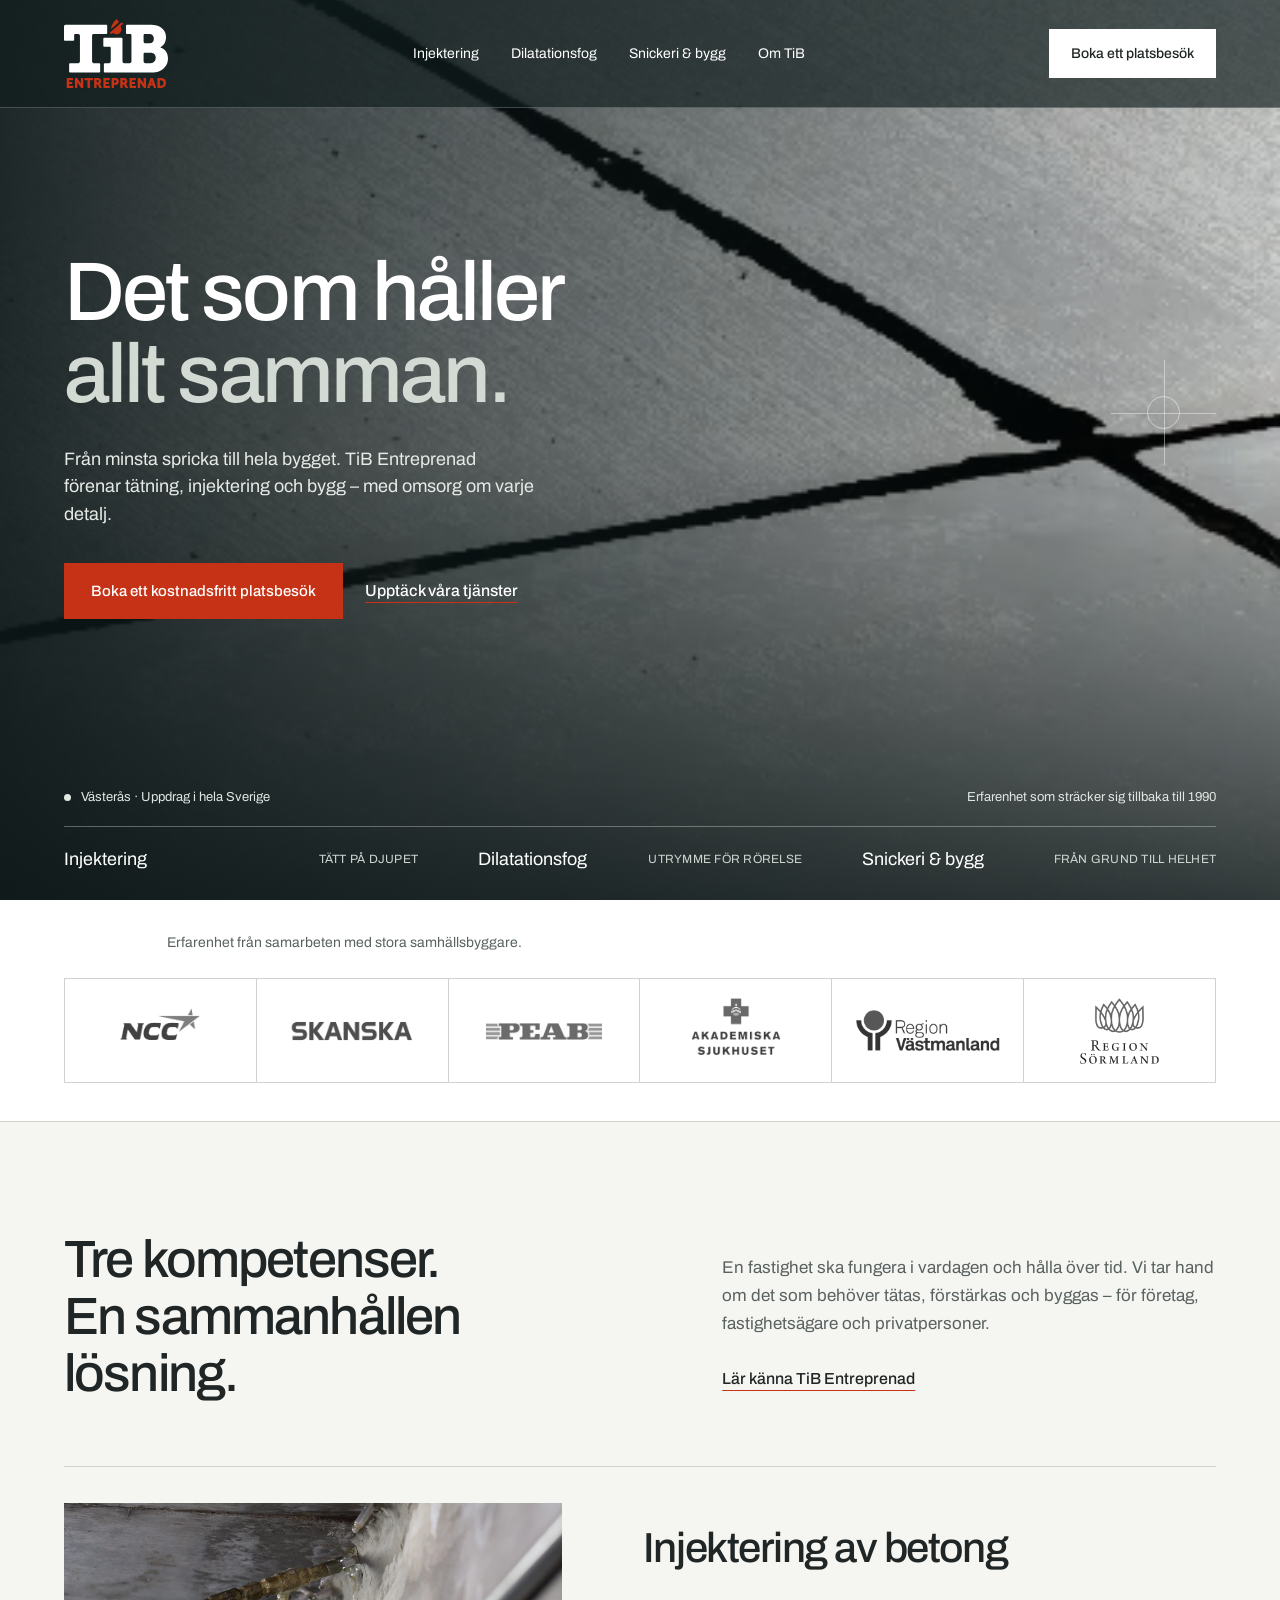
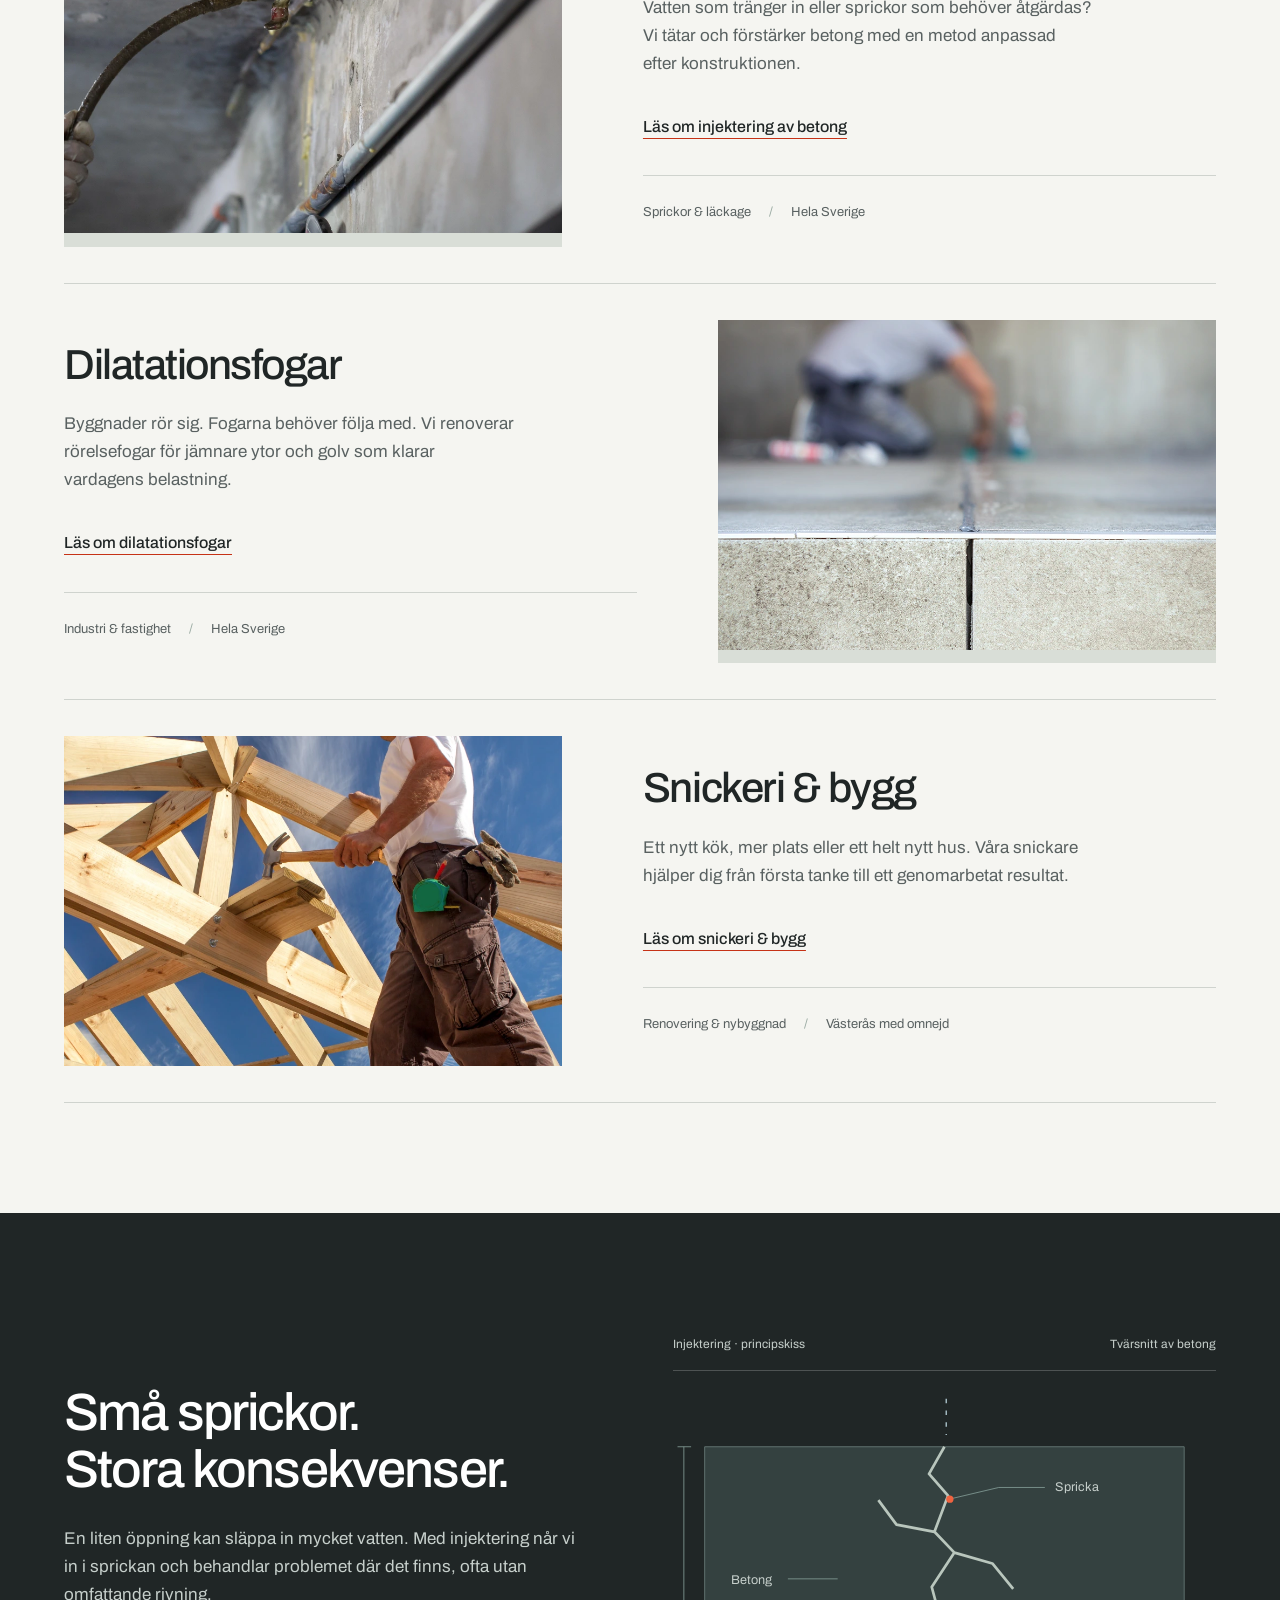
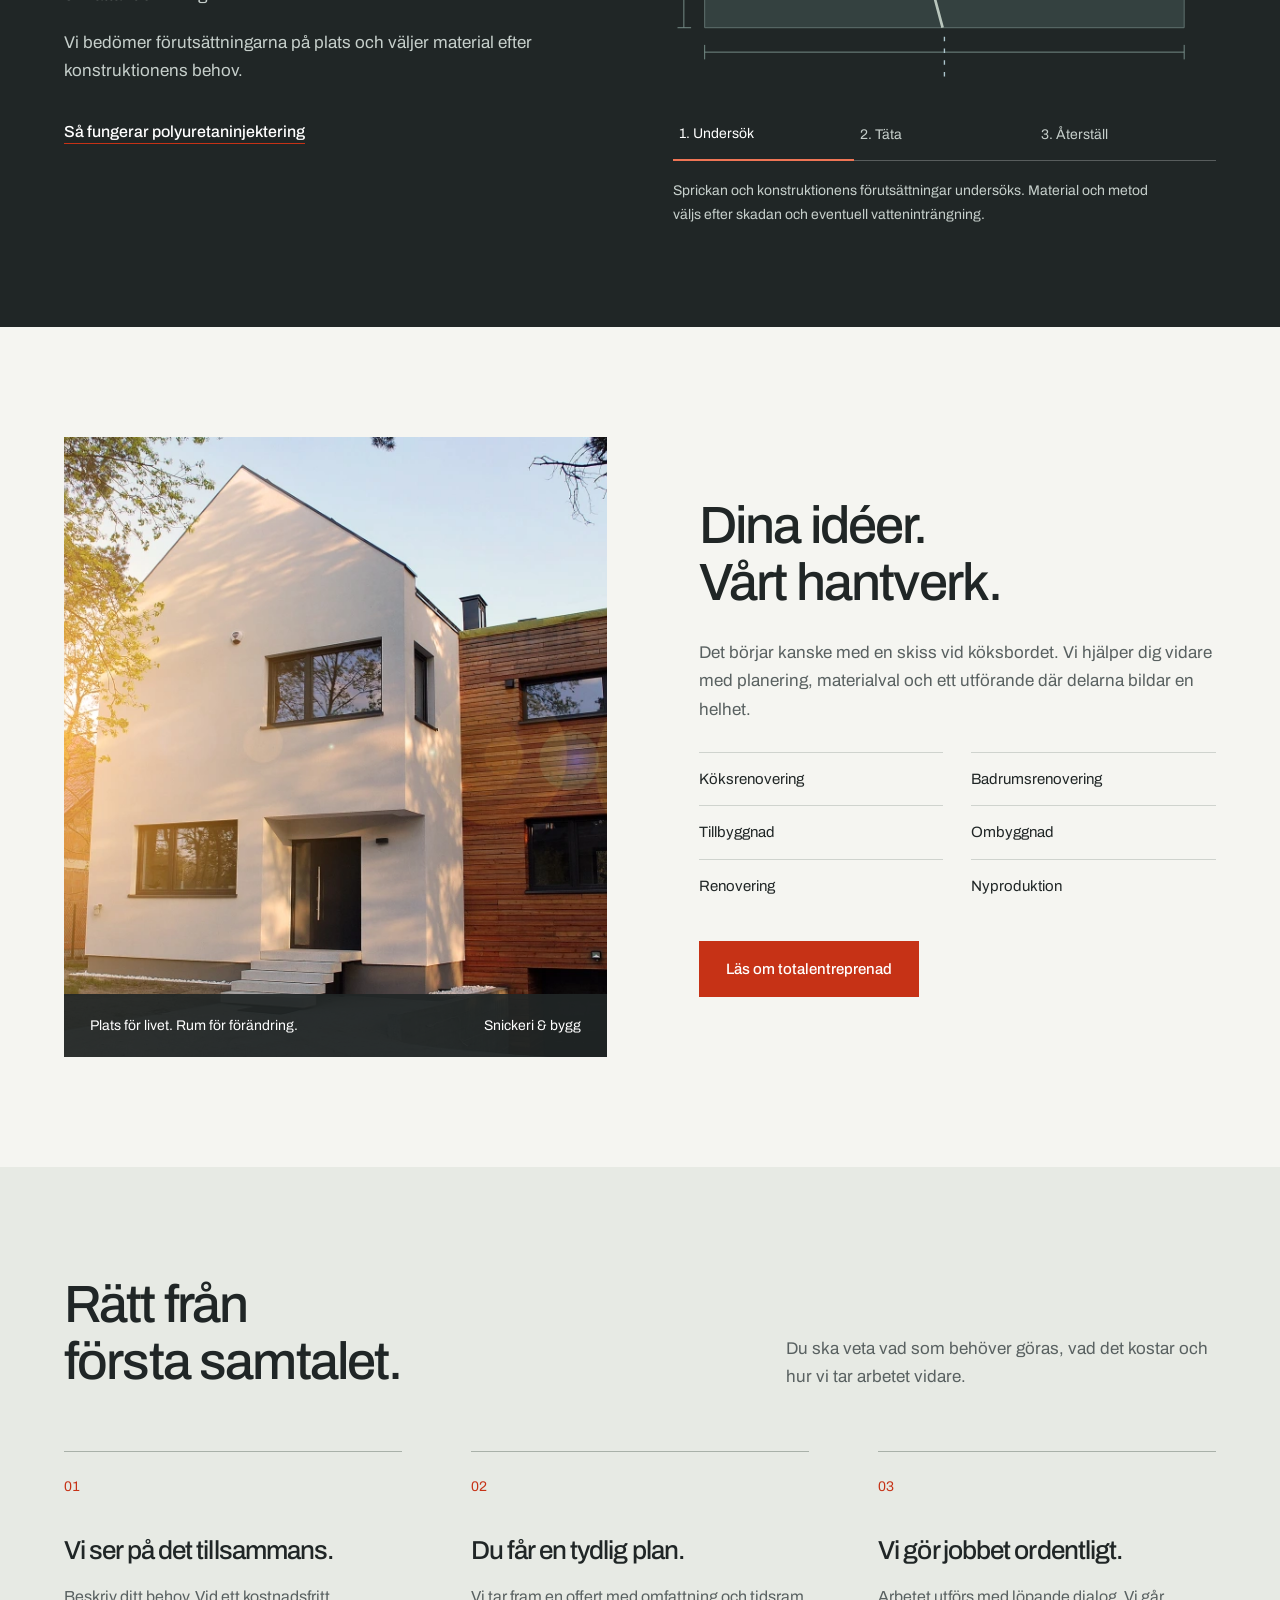
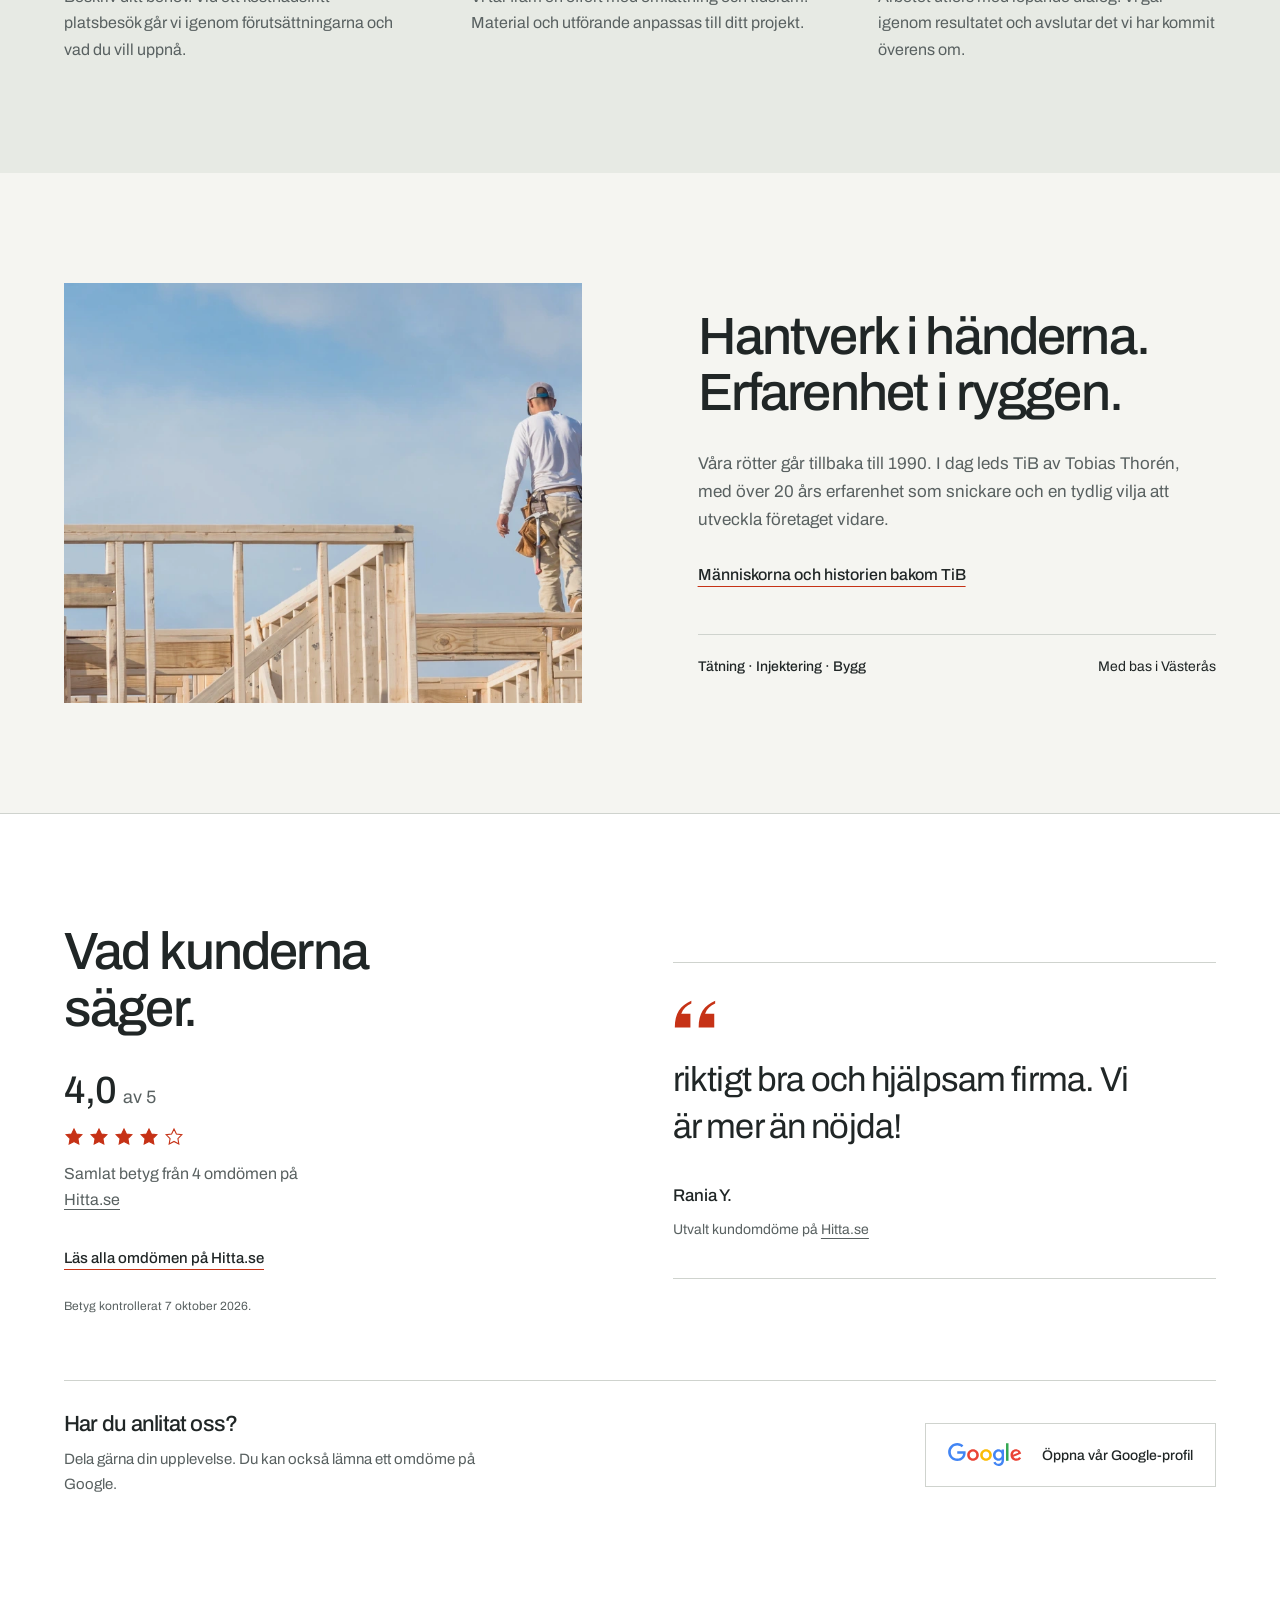
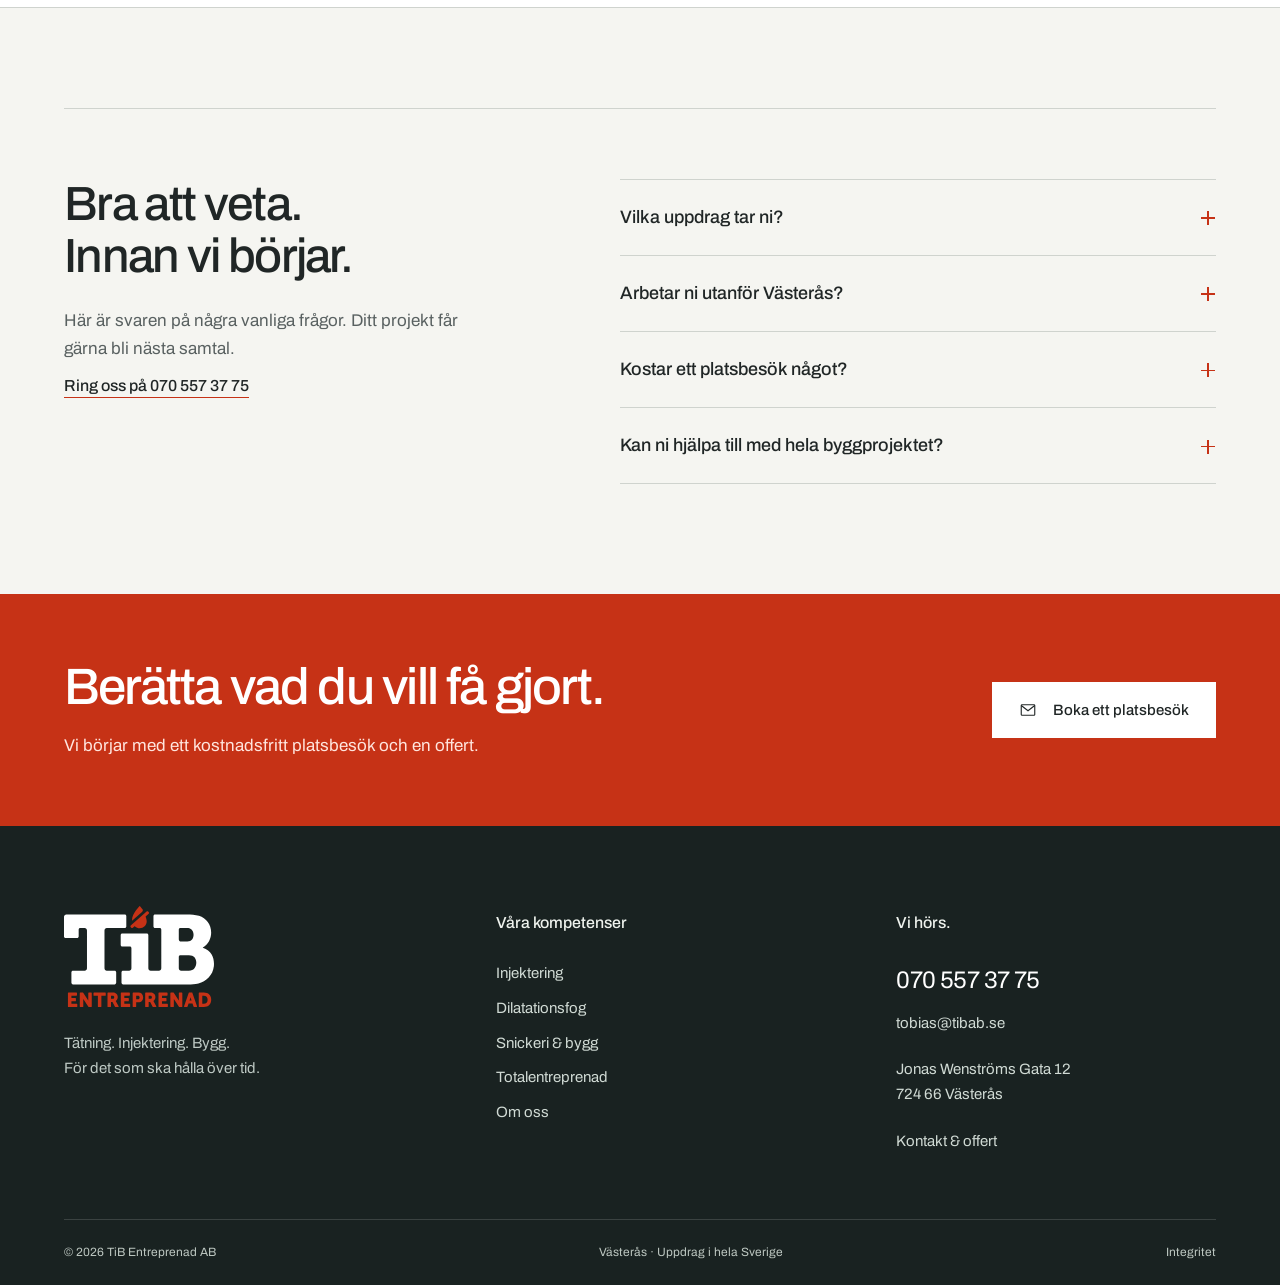
<file: index.html>
<!doctype html><html lang="sv"><head><meta charset="utf-8"><meta name="viewport" content="width=device-width,initial-scale=1"><title>TiB Entreprenad | Injektering, fogar &amp; bygg i Västerås</title><meta name="description" content="Tätning, injektering och bygg. TiB Entreprenad hjälper fastighetsägare, företag och privatpersoner. Boka kostnadsfritt platsbesök och offert."><meta name="theme-color" content="#202626"><link rel="icon" href="./assets/favicon.png"><link rel="canonical" href="https://tib-entreprenad-vasteras.carlzzon121.chatgpt.site/"><meta property="og:type" content="website"><meta property="og:locale" content="sv_SE"><meta property="og:title" content="TiB Entreprenad | Injektering, fogar &amp; bygg i Västerås"><meta property="og:description" content="Tätning, injektering och bygg. TiB Entreprenad hjälper fastighetsägare, företag och privatpersoner. Boka kostnadsfritt platsbesök och offert."><meta property="og:image" content="https://tib-entreprenad-vasteras.carlzzon121.chatgpt.site/assets/hero-concrete.webp"><meta property="og:url" content="https://tib-entreprenad-vasteras.carlzzon121.chatgpt.site/"><link rel="preload" as="font" type="font/ttf" href="./assets/fonts/archivo-500.ttf" crossorigin><link rel="stylesheet" href="./styles.css"><script src="./app.js" defer></script><script type="application/ld+json">{"@context": "https://schema.org", "@type": "GeneralContractor", "name": "TiB Entreprenad AB", "url": "https://tib-entreprenad-vasteras.carlzzon121.chatgpt.site/", "image": "https://tib-entreprenad-vasteras.carlzzon121.chatgpt.site/assets/hero-concrete.webp", "telephone": "+46705573775", "email": "tobias@tibab.se", "address": {"@type": "PostalAddress", "streetAddress": "Jonas Wenströms Gata 12", "postalCode": "724 66", "addressLocality": "Västerås", "addressCountry": "SE"}, "areaServed": ["Västerås", "Sverige"]}</script></head><body><a class="skip" href="#main">Till innehållet</a><header class="site-header "><a class="brand" href="./index.html" aria-label="TiB Entreprenad – startsida"><img class="" src="./assets/logo-light.svg" alt="TiB Entreprenad" loading="eager" decoding="async"></a><nav class="header-links" aria-label="Huvudmeny"><a href="./injektering-betong/index.html" >Injektering</a><a href="./dilatationsfog/index.html" >Dilatationsfog</a><a href="./snickare-vasteras/index.html" >Snickeri & bygg</a><a href="./om-oss/index.html" >Om TiB</a></nav><a class="header-cta" href="./kontakta-oss/index.html">Boka ett platsbesök</a><button class="menu-toggle" aria-expanded="false" aria-controls="mobile-nav"><span>Meny</span><svg viewBox="0 0 24 24" fill="none" stroke="currentColor" stroke-width="1.4" aria-hidden="true"><path d="M3 8h18M3 16h18"/></svg></button></header><nav class="mobile-nav" id="mobile-nav" aria-label="Mobilmeny" hidden><a href="./injektering-betong/index.html" >Injektering</a><a href="./dilatationsfog/index.html" >Dilatationsfog</a><a href="./snickare-vasteras/index.html" >Snickeri & bygg</a><a href="./om-oss/index.html" >Om TiB</a><a href="./kontakta-oss/index.html">Kontakta oss</a><a class="mobile-contact" href="tel:+46705573775">070 557 37 75</a></nav><main id="main"><section class="hero"><picture class="hero-media"><source media="(max-width:760px)" srcset="./assets/hero-concrete-mobile.webp"><img class="" src="./assets/hero-concrete.webp" alt="Betongytor med rena, väl avgränsade fogar" loading="eager" decoding="async"></picture><div class="hero-shade"></div><div class="hero-cross" aria-hidden="true"><i></i></div><div class="container hero-body"><h1>Det som håller<br><span>allt samman.</span></h1><p class="hero-copy">Från minsta spricka till hela bygget. TiB Entreprenad förenar tätning, injektering och bygg – med omsorg om varje detalj.</p><div class="actions"><a class="button" href="./kontakta-oss/index.html">Boka ett kostnadsfritt platsbesök</a><a class="text-link" href="#tjanster">Upptäck våra tjänster</a></div></div><div class="container hero-foot"><div class="hero-caption"><span><i class="status-mark" aria-hidden="true"></i> Västerås · Uppdrag i hela Sverige</span><span>Erfarenhet som sträcker sig tillbaka till 1990</span></div><div class="hero-services"><a href="./injektering-betong/index.html">Injektering <b>TÄTT PÅ DJUPET</b></a><a href="./dilatationsfog/index.html">Dilatationsfog <b>UTRYMME FÖR RÖRELSE</b></a><a href="./snickare-vasteras/index.html">Snickeri & bygg <b>FRÅN GRUND TILL HELHET</b></a></div></div></section><section class="partner-strip" aria-label="Samarbetspartners"><div class="container partner-inner"><p>Erfarenhet från samarbeten med stora samhällsbyggare.</p><ul class="logos"><li class="partner-logo "><img class="" src="./assets/ncc.webp" alt="NCC" loading="lazy" decoding="async"></li><li class="partner-logo "><img class="" src="./assets/skanska.webp" alt="Skanska" loading="lazy" decoding="async"></li><li class="partner-logo "><img class="" src="./assets/peab.webp" alt="Peab" loading="lazy" decoding="async"></li><li class="partner-logo compact"><img class="" src="./assets/akademiska.png" alt="Akademiska sjukhuset" loading="lazy" decoding="async"></li><li class="partner-logo wide"><img class="" src="./assets/region-vastmanland.png" alt="Region Västmanland" loading="lazy" decoding="async"></li><li class="partner-logo compact"><img class="" src="./assets/region-sormland.png" alt="Region Sörmland" loading="lazy" decoding="async"></li></ul></div></section><section class="container section" id="tjanster"><div class="intro"><h2>Tre kompetenser.<br>En sammanhållen<br>lösning.</h2><div><p>En fastighet ska fungera i vardagen och hålla över tid. Vi tar hand om det som behöver tätas, förstärkas och byggas – för företag, fastighetsägare och privatpersoner.</p><a class="text-link" href="./om-oss/index.html">Lär känna TiB Entreprenad</a></div></div><div class="service-list"><article class="service-row"><a class="service-image" href="./injektering-betong/index.html" aria-label="Läs om injektering av betong"><img class="" src="./assets/injektering.webp" alt="Injektering av betong – illustration av tjänsten" loading="lazy" decoding="async"></a><div class="service-info"><h3>Injektering av betong</h3><p>Vatten som tränger in eller sprickor som behöver åtgärdas? Vi tätar och förstärker betong med en metod anpassad efter konstruktionen.</p><a class="text-link" href="./injektering-betong/index.html">Läs om injektering av betong</a><div class="service-facts"><span>Sprickor & läckage</span><span>Hela Sverige</span></div></div></article><article class="service-row"><a class="service-image" href="./dilatationsfog/index.html" aria-label="Läs om dilatationsfogar"><img class="" src="./assets/dilatationsfog.webp" alt="Dilatationsfogar – illustration av tjänsten" loading="lazy" decoding="async"></a><div class="service-info"><h3>Dilatationsfogar</h3><p>Byggnader rör sig. Fogarna behöver följa med. Vi renoverar rörelsefogar för jämnare ytor och golv som klarar vardagens belastning.</p><a class="text-link" href="./dilatationsfog/index.html">Läs om dilatationsfogar</a><div class="service-facts"><span>Industri & fastighet</span><span>Hela Sverige</span></div></div></article><article class="service-row"><a class="service-image" href="./snickare-vasteras/index.html" aria-label="Läs om snickeri & bygg"><img class="" src="./assets/snickeri.webp" alt="Snickeri & bygg – illustration av tjänsten" loading="lazy" decoding="async"></a><div class="service-info"><h3>Snickeri & bygg</h3><p>Ett nytt kök, mer plats eller ett helt nytt hus. Våra snickare hjälper dig från första tanke till ett genomarbetat resultat.</p><a class="text-link" href="./snickare-vasteras/index.html">Läs om snickeri & bygg</a><div class="service-facts"><span>Renovering & nybyggnad</span><span>Västerås med omnejd</span></div></div></article></div></section><section class="precision"><div class="container precision-grid"><div><h2>Små sprickor.<br>Stora konsekvenser.</h2><p>En liten öppning kan släppa in mycket vatten. Med injektering når vi in i sprickan och behandlar problemet där det finns, ofta utan omfattande rivning.</p><p>Vi bedömer förutsättningarna på plats och väljer material efter konstruktionens behov.</p><a class="text-link" href="./injektering-betong/polyuretan-injektering/index.html">Så fungerar polyuretaninjektering</a></div><div class="diagram" data-step="0"><div class="diagram-caption"><span>Injektering · principskiss</span><span>Tvärsnitt av betong</span></div><svg viewBox="0 0 600 320" role="img" aria-label="Principskiss: en spricka i betong fylls med injekteringsmaterial. Schematisk illustration, inte en arbetsritning."><path class="concrete" d="M35 55H565V255H35Z"/><path class="measure" d="M20 55H5M20 255H5M12 55V255M35 274V290M565 274V290M35 282H565"/><path class="crack" d="m300 55-17 30 21 24-15 40 22 23-25 38 12 45m-9-106-42-8-20-27m84 58 42 12 23 28"/><path class="resin" d="m300 55-17 30 21 24-15 40 22 23-25 38 12 45m-9-106-42-8-20-27m84 58 42 12 23 28"/><path class="flow" d="M302 2V42M300 265V313"/><path class="seal" d="M278 56h43"/><path class="measure" d="M411 100H360l-55 13M182 201h-55"/><text x="422" y="104">Spricka</text><text x="64" y="207">Betong</text><circle cx="306" cy="113" r="4" fill="#f06340"/></svg><div class="diagram-controls" role="group" aria-label="Steg i injekteringen"><button data-diagram-step="0" aria-pressed="true">1. Undersök</button><button data-diagram-step="1" aria-pressed="false">2. Täta</button><button data-diagram-step="2" aria-pressed="false">3. Återställ</button></div><p class="diagram-description" aria-live="polite">Sprickan och konstruktionens förutsättningar undersöks. Material och metod väljs efter skadan och eventuell vatteninträngning.</p></div></div></section><section class="container section build-feature"><figure class="feature-img"><img class="" src="./assets/villa.webp" alt="Ljust hus med träfasad och genomarbetade detaljer" loading="lazy" decoding="async"><figcaption><span>Plats för livet. Rum för förändring.</span><span>Snickeri & bygg</span></figcaption></figure><div><h2>Dina idéer.<br>Vårt hantverk.</h2><p>Det börjar kanske med en skiss vid köksbordet. Vi hjälper dig vidare med planering, materialval och ett utförande där delarna bildar en helhet.</p><ul class="inline-list"><li><a href="./snickare-vasteras/koksrenovering-vasteras/index.html">Köksrenovering</a></li><li><a href="./snickare-vasteras/badrumsrenovering-vasteras/index.html">Badrumsrenovering</a></li><li><a href="./snickare-vasteras/tillbyggnad-vasteras/index.html">Tillbyggnad</a></li><li><a href="./snickare-vasteras/ombyggnad-vasteras/index.html">Ombyggnad</a></li><li><a href="./snickare-vasteras/renovering-vasteras/index.html">Renovering</a></li><li><a href="./snickare-vasteras/nyproduktion-vasteras/index.html">Nyproduktion</a></li></ul><a class="button" href="./snickare-vasteras/totalentreprenad-vasteras/index.html">Läs om totalentreprenad</a></div></section><section class="approach section"><div class="container"><div class="section-head"><h2>Rätt från<br>första samtalet.</h2><p>Du ska veta vad som behöver göras, vad det kostar och hur vi tar arbetet vidare.</p></div><div class="steps"><div class="step"><span class="number">01</span><h3>Vi ser på det tillsammans.</h3><p>Beskriv ditt behov. Vid ett kostnadsfritt platsbesök går vi igenom förutsättningarna och vad du vill uppnå.</p></div><div class="step"><span class="number">02</span><h3>Du får en tydlig plan.</h3><p>Vi tar fram en offert med omfattning och tidsram. Material och utförande anpassas till ditt projekt.</p></div><div class="step"><span class="number">03</span><h3>Vi gör jobbet ordentligt.</h3><p>Arbetet utförs med löpande dialog. Vi går igenom resultatet och avslutar det vi har kommit överens om.</p></div></div></div></section><section class="container section"><div class="about-summary"><img class="about-image" src="./assets/byggstomme.webp" alt="Trästomme under uppförande" loading="lazy" decoding="async"><div><h2>Hantverk i händerna.<br>Erfarenhet i ryggen.</h2><p>Våra rötter går tillbaka till 1990. I dag leds TiB av Tobias Thorén, med över 20 års erfarenhet som snickare och en tydlig vilja att utveckla företaget vidare.</p><a class="text-link" href="./om-oss/index.html">Människorna och historien bakom TiB</a><div class="about-meta"><strong>Tätning · Injektering · Bygg</strong><span>Med bas i Västerås</span></div></div></div></section><section class="customer-reviews section" id="omdomen" aria-labelledby="feedback-title"><div class="container"><div class="review-layout"><div class="review-summary"><h2 id="feedback-title">Vad kunderna<br>säger.</h2><div class="review-rating"><strong>4,0 <span>av 5</span></strong><div class="review-stars" aria-hidden="true"><span class="filled"><svg viewBox="0 0 24 24" aria-hidden="true"><path d="m12 2.5 2.9 5.9 6.5.9-4.7 4.6 1.1 6.5-5.8-3.1-5.8 3.1 1.1-6.5-4.7-4.6 6.5-.9Z"/></svg></span><span class="filled"><svg viewBox="0 0 24 24" aria-hidden="true"><path d="m12 2.5 2.9 5.9 6.5.9-4.7 4.6 1.1 6.5-5.8-3.1-5.8 3.1 1.1-6.5-4.7-4.6 6.5-.9Z"/></svg></span><span class="filled"><svg viewBox="0 0 24 24" aria-hidden="true"><path d="m12 2.5 2.9 5.9 6.5.9-4.7 4.6 1.1 6.5-5.8-3.1-5.8 3.1 1.1-6.5-4.7-4.6 6.5-.9Z"/></svg></span><span class="filled"><svg viewBox="0 0 24 24" aria-hidden="true"><path d="m12 2.5 2.9 5.9 6.5.9-4.7 4.6 1.1 6.5-5.8-3.1-5.8 3.1 1.1-6.5-4.7-4.6 6.5-.9Z"/></svg></span><span class="empty"><svg viewBox="0 0 24 24" aria-hidden="true"><path d="m12 2.5 2.9 5.9 6.5.9-4.7 4.6 1.1 6.5-5.8-3.1-5.8 3.1 1.1-6.5-4.7-4.6 6.5-.9Z"/></svg></span></div><p>Samlat betyg från 4 omdömen på <a href="https://www.hitta.se/verksamhet/tib-entreprenad-ab-amgrsehgo#omdomen" target="_blank" rel="noopener noreferrer">Hitta.se<span class="sr-only"> (öppnas i ny flik)</span></a></p></div><a class="text-link" href="https://www.hitta.se/verksamhet/tib-entreprenad-ab-amgrsehgo#omdomen" target="_blank" rel="noopener noreferrer">Läs alla omdömen på Hitta.se<span class="sr-only"> (öppnas i ny flik)</span></a><p class="review-date">Betyg kontrollerat 7 oktober 2026.</p></div><figure class="customer-quote"><svg class="quote-mark" viewBox="0 0 48 36" aria-hidden="true"><path d="M20 2C8 7 2 16 2 31h17V16H9c2-5 6-9 11-11Zm26 0C34 7 28 16 28 31h17V16H35c2-5 6-9 11-11Z" fill="currentColor"/></svg><blockquote><p>riktigt bra och hjälpsam firma. Vi är mer än nöjda!</p></blockquote><figcaption><strong>Rania Y.</strong><span>Utvalt kundomdöme på <a href="https://www.hitta.se/verksamhet/tib-entreprenad-ab-amgrsehgo#omdomen" target="_blank" rel="noopener noreferrer">Hitta.se<span class="sr-only"> (öppnas i ny flik)</span></a></span></figcaption></figure></div><div class="review-invite"><div><h3>Har du anlitat oss?</h3><p>Dela gärna din upplevelse. Du kan också lämna ett omdöme på Google.</p></div><a class="google-review-link" href="https://www.google.com/maps/place/TIB+Entrepenad+AB/@59.59854,16.5120718,17z/data=!3m1!4b1!4m6!3m5!1s0x465e617b3fffffff:0x6918114fd930def1!8m2!3d59.59854!4d16.5120718!16s%2Fg%2F11bbrcgcsh" target="_blank" rel="noopener noreferrer"><img src="./assets/google-wordmark.svg" alt="" width="74" height="24" loading="lazy"><span>Öppna vår Google-profil<span class="sr-only"> (öppnas i ny flik)</span></span></a></div></div></section><section class="container section" style="padding-top:0"><div class="faq-grid"><div><h2>Bra att veta.<br>Innan vi börjar.</h2><p>Här är svaren på några vanliga frågor. Ditt projekt får gärna bli nästa samtal.</p><a class="text-link" href="tel:+46705573775">Ring oss på 070 557 37 75</a></div><div class="faq-list"><details><summary>Vilka uppdrag tar ni?</summary><p>Vi arbetar med injektering av betong, dilatationsfogar, snickeri och bygg. Våra kunder är bland annat fastighetsägare, byggföretag, kommuner och privatpersoner.</p></details><details><summary>Arbetar ni utanför Västerås?</summary><p>Ja. Vi utför injektering och fogarbeten i hela Sverige. Snickeri och bygg utför vi i Västerås med omnejd.</p></details><details><summary>Kostar ett platsbesök något?</summary><p>Vi erbjuder kostnadsfritt platsbesök och offert. Kontakta oss och berätta om fastigheten, skadan eller byggprojektet så planerar vi nästa steg.</p></details><details><summary>Kan ni hjälpa till med hela byggprojektet?</summary><p>Ja, vi erbjuder totalentreprenad och samordnar projektet från planering till färdigställande. Vilka delar som ingår går vi igenom i offert och tidsplan.</p></details></div></div></section></main><section class="cta-band"><div class="container cta-inner"><div><h2>Berätta vad du vill få gjort.</h2><p>Vi börjar med ett kostnadsfritt platsbesök och en offert.</p></div><a class="button light" href="./kontakta-oss/index.html"><svg viewBox="0 0 24 24" fill="none" stroke="currentColor" stroke-width="1.5" aria-hidden="true"><rect x="3" y="5" width="18" height="14" rx="1"/><path d="m3 6 9 7 9-7"/></svg> Boka ett platsbesök</a></div></section><footer class="site-footer"><div class="container"><div class="footer-top"><div class="footer-brand"><img class="" src="./assets/logo-light.svg" alt="TiB Entreprenad" loading="lazy" decoding="async"><p>Tätning. Injektering. Bygg.<br>För det som ska hålla över tid.</p></div><div class="footer-column"><h2>Våra kompetenser</h2><a href="./injektering-betong/index.html">Injektering</a><a href="./dilatationsfog/index.html">Dilatationsfog</a><a href="./snickare-vasteras/index.html">Snickeri & bygg</a><a href="./snickare-vasteras/totalentreprenad-vasteras/index.html">Totalentreprenad</a><a href="./om-oss/index.html">Om oss</a></div><div class="footer-column"><h2>Vi hörs.</h2><a class="big-contact" href="tel:+46705573775">070 557 37 75</a><a href="mailto:tobias@tibab.se">tobias@tibab.se</a><address>Jonas Wenströms Gata 12<br>724 66 Västerås</address><a href="./kontakta-oss/index.html">Kontakt & offert</a></div></div><div class="footer-bottom"><span>© 2026 TiB Entreprenad AB</span><span>Västerås · Uppdrag i hela Sverige</span><a href="./integritet/index.html">Integritet</a></div></div></footer></body></html>
</file>
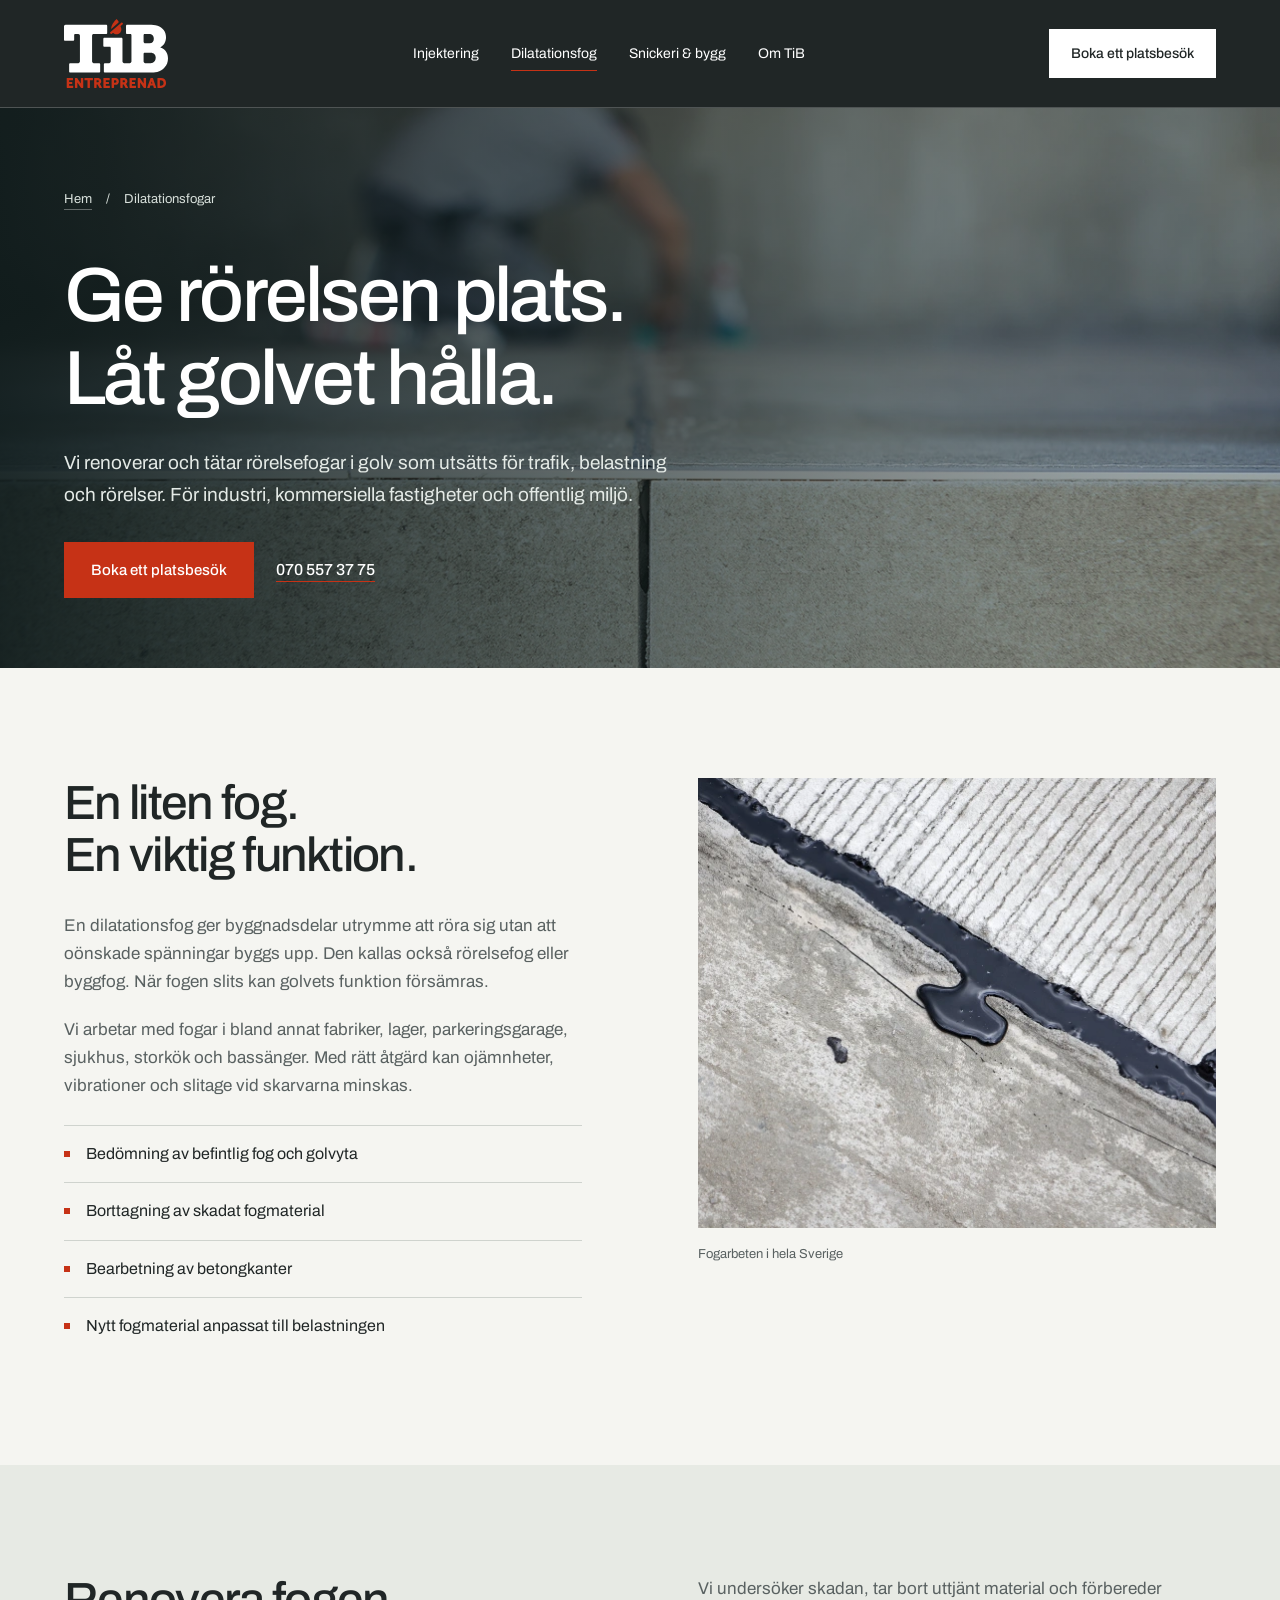
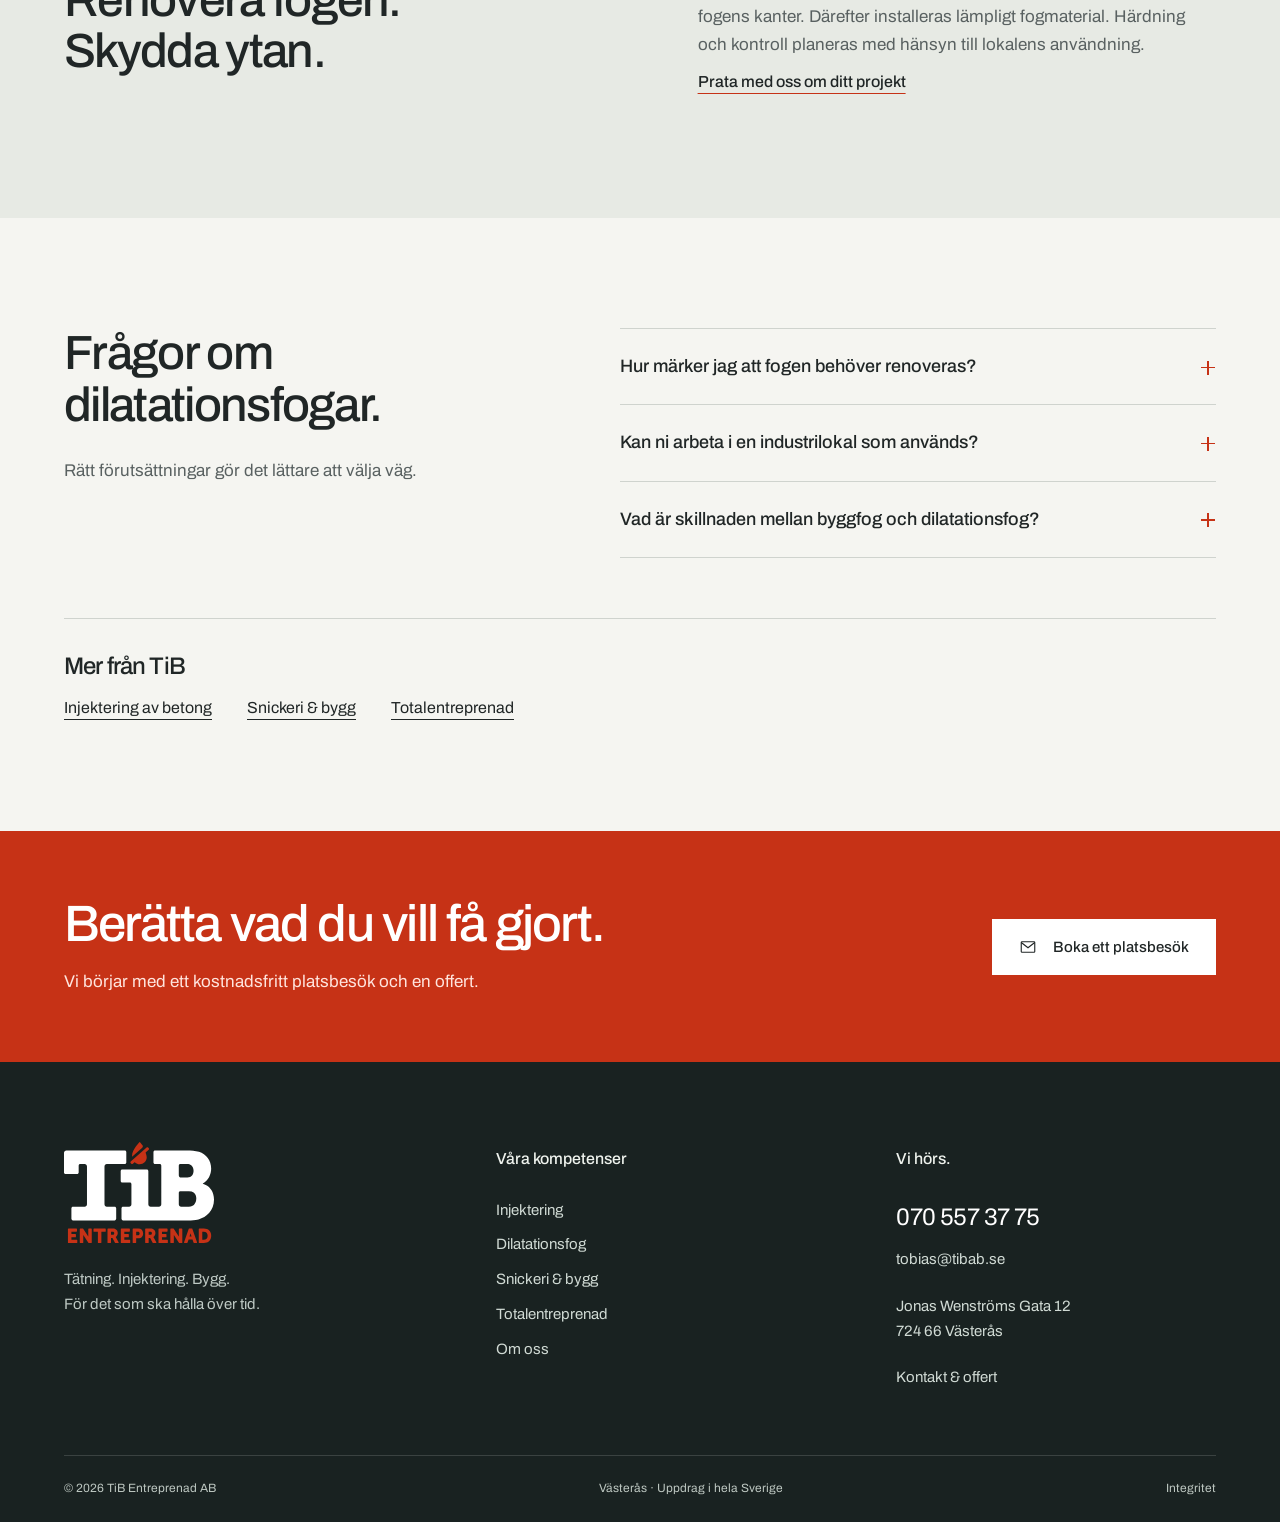
<file: dilatationsfog/index.html>
<!doctype html><html lang="sv"><head><meta charset="utf-8"><meta name="viewport" content="width=device-width,initial-scale=1"><title>Dilatationsfogar | TiB Entreprenad, Västerås</title><meta name="description" content="Vi renoverar och tätar rörelsefogar i golv som utsätts för trafik, belastning och rörelser. För industri, kommersiella fastigheter och offentlig miljö."><meta name="theme-color" content="#202626"><link rel="icon" href="../assets/favicon.png"><link rel="canonical" href="https://tib-entreprenad-vasteras.carlzzon121.chatgpt.site/dilatationsfog/"><meta property="og:type" content="website"><meta property="og:locale" content="sv_SE"><meta property="og:title" content="Dilatationsfogar | TiB Entreprenad, Västerås"><meta property="og:description" content="Vi renoverar och tätar rörelsefogar i golv som utsätts för trafik, belastning och rörelser. För industri, kommersiella fastigheter och offentlig miljö."><meta property="og:image" content="https://tib-entreprenad-vasteras.carlzzon121.chatgpt.site/assets/dilatationsfog.webp"><meta property="og:url" content="https://tib-entreprenad-vasteras.carlzzon121.chatgpt.site/dilatationsfog/"><link rel="preload" as="font" type="font/ttf" href="../assets/fonts/archivo-500.ttf" crossorigin><link rel="stylesheet" href="../styles.css"><script src="../app.js" defer></script><script type="application/ld+json">{"@context": "https://schema.org", "@type": "GeneralContractor", "name": "TiB Entreprenad AB", "url": "https://tib-entreprenad-vasteras.carlzzon121.chatgpt.site/", "image": "https://tib-entreprenad-vasteras.carlzzon121.chatgpt.site/assets/dilatationsfog.webp", "telephone": "+46705573775", "email": "tobias@tibab.se", "address": {"@type": "PostalAddress", "streetAddress": "Jonas Wenströms Gata 12", "postalCode": "724 66", "addressLocality": "Västerås", "addressCountry": "SE"}, "areaServed": ["Västerås", "Sverige"]}</script></head><body><a class="skip" href="#main">Till innehållet</a><header class="site-header solid"><a class="brand" href="../index.html" aria-label="TiB Entreprenad – startsida"><img class="" src="../assets/logo-light.svg" alt="TiB Entreprenad" loading="eager" decoding="async"></a><nav class="header-links" aria-label="Huvudmeny"><a href="../injektering-betong/index.html" >Injektering</a><a href="../dilatationsfog/index.html" aria-current=page>Dilatationsfog</a><a href="../snickare-vasteras/index.html" >Snickeri & bygg</a><a href="../om-oss/index.html" >Om TiB</a></nav><a class="header-cta" href="../kontakta-oss/index.html">Boka ett platsbesök</a><button class="menu-toggle" aria-expanded="false" aria-controls="mobile-nav"><span>Meny</span><svg viewBox="0 0 24 24" fill="none" stroke="currentColor" stroke-width="1.4" aria-hidden="true"><path d="M3 8h18M3 16h18"/></svg></button></header><nav class="mobile-nav" id="mobile-nav" aria-label="Mobilmeny" hidden><a href="../injektering-betong/index.html" >Injektering</a><a href="../dilatationsfog/index.html" aria-current=page>Dilatationsfog</a><a href="../snickare-vasteras/index.html" >Snickeri & bygg</a><a href="../om-oss/index.html" >Om TiB</a><a href="../kontakta-oss/index.html">Kontakta oss</a><a class="mobile-contact" href="tel:+46705573775">070 557 37 75</a></nav><main id="main"><section class="page-hero"><img class="" src="../assets/dilatationsfog.webp" alt="Illustration av dilatationsfogar" loading="eager" decoding="async"><div class="container page-hero-body"><nav class="breadcrumbs" aria-label="Brödsmulor"><a href="../index.html">Hem</a><span>/</span><span>Dilatationsfogar</span></nav><h1>Ge rörelsen plats.<br>Låt golvet hålla.</h1><p>Vi renoverar och tätar rörelsefogar i golv som utsätts för trafik, belastning och rörelser. För industri, kommersiella fastigheter och offentlig miljö.</p><div class="actions"><a class="button" href="../kontakta-oss/index.html?tjanst=Dilatationsfogar">Boka ett platsbesök</a><a class="text-link" href="tel:+46705573775">070 557 37 75</a></div></div></section><section class="container section"><div class="content-grid"><div><h2>En liten fog.<br>En viktig funktion.</h2><p>En dilatationsfog ger byggnadsdelar utrymme att röra sig utan att oönskade spänningar byggs upp. Den kallas också rörelsefog eller byggfog. När fogen slits kan golvets funktion försämras.</p><p>Vi arbetar med fogar i bland annat fabriker, lager, parkeringsgarage, sjukhus, storkök och bassänger. Med rätt åtgärd kan ojämnheter, vibrationer och slitage vid skarvarna minskas.</p><ul class="bullet-list"><li>Bedömning av befintlig fog och golvyta</li><li>Borttagning av skadat fogmaterial</li><li>Bearbetning av betongkanter</li><li>Nytt fogmaterial anpassat till belastningen</li></ul></div><figure class="detail-image"><img class="" src="../assets/fog-detail.webp" alt="Dilatationsfogar – illustration av arbetsområdet" loading="lazy" decoding="async"><figcaption>Fogarbeten i hela Sverige</figcaption></figure></div></section><section class="approach section"><div class="container content-grid"><h2>Renovera fogen. Skydda ytan.</h2><div><p>Vi undersöker skadan, tar bort uttjänt material och förbereder fogens kanter. Därefter installeras lämpligt fogmaterial. Härdning och kontroll planeras med hänsyn till lokalens användning.</p><a class="text-link" href="../kontakta-oss/index.html">Prata med oss om ditt projekt</a></div></div></section><section class="container section"><div class="faq-grid" style="padding-top:0;border:0"><div><h2>Frågor om<br>dilatationsfogar.</h2><p>Rätt förutsättningar gör det lättare att välja väg.</p></div><div class="faq-list"><details><summary>Hur märker jag att fogen behöver renoveras?</summary><p>Synliga skador, spruckna kanter, ojämnheter och mer vibrationer eller ljud när fordon passerar är tecken på att fogen kan behöva ses över.</p></details><details><summary>Kan ni arbeta i en industrilokal som används?</summary><p>Vi planerar avgränsningar och arbetstider tillsammans med dig. Hur snabbt ytan kan tas i bruk beror bland annat på metod och fogmaterial.</p></details><details><summary>Vad är skillnaden mellan byggfog och dilatationsfog?</summary><p>Dilatationsfog, rörelsefog och byggfog används ofta om fogar som tar upp rörelser. Vi hjälper dig att bedöma vilken lösning som behövs i den aktuella konstruktionen.</p></details></div></div><div class="related"><h3>Mer från TiB</h3><div class="related-links"><a href="../injektering-betong/index.html">Injektering av betong</a><a href="../snickare-vasteras/index.html">Snickeri & bygg</a><a href="../snickare-vasteras/totalentreprenad-vasteras/index.html">Totalentreprenad</a></div></div></section></main><section class="cta-band"><div class="container cta-inner"><div><h2>Berätta vad du vill få gjort.</h2><p>Vi börjar med ett kostnadsfritt platsbesök och en offert.</p></div><a class="button light" href="../kontakta-oss/index.html"><svg viewBox="0 0 24 24" fill="none" stroke="currentColor" stroke-width="1.5" aria-hidden="true"><rect x="3" y="5" width="18" height="14" rx="1"/><path d="m3 6 9 7 9-7"/></svg> Boka ett platsbesök</a></div></section><footer class="site-footer"><div class="container"><div class="footer-top"><div class="footer-brand"><img class="" src="../assets/logo-light.svg" alt="TiB Entreprenad" loading="lazy" decoding="async"><p>Tätning. Injektering. Bygg.<br>För det som ska hålla över tid.</p></div><div class="footer-column"><h2>Våra kompetenser</h2><a href="../injektering-betong/index.html">Injektering</a><a href="../dilatationsfog/index.html">Dilatationsfog</a><a href="../snickare-vasteras/index.html">Snickeri & bygg</a><a href="../snickare-vasteras/totalentreprenad-vasteras/index.html">Totalentreprenad</a><a href="../om-oss/index.html">Om oss</a></div><div class="footer-column"><h2>Vi hörs.</h2><a class="big-contact" href="tel:+46705573775">070 557 37 75</a><a href="mailto:tobias@tibab.se">tobias@tibab.se</a><address>Jonas Wenströms Gata 12<br>724 66 Västerås</address><a href="../kontakta-oss/index.html">Kontakt & offert</a></div></div><div class="footer-bottom"><span>© 2026 TiB Entreprenad AB</span><span>Västerås · Uppdrag i hela Sverige</span><a href="../integritet/index.html">Integritet</a></div></div></footer></body></html>
</file>
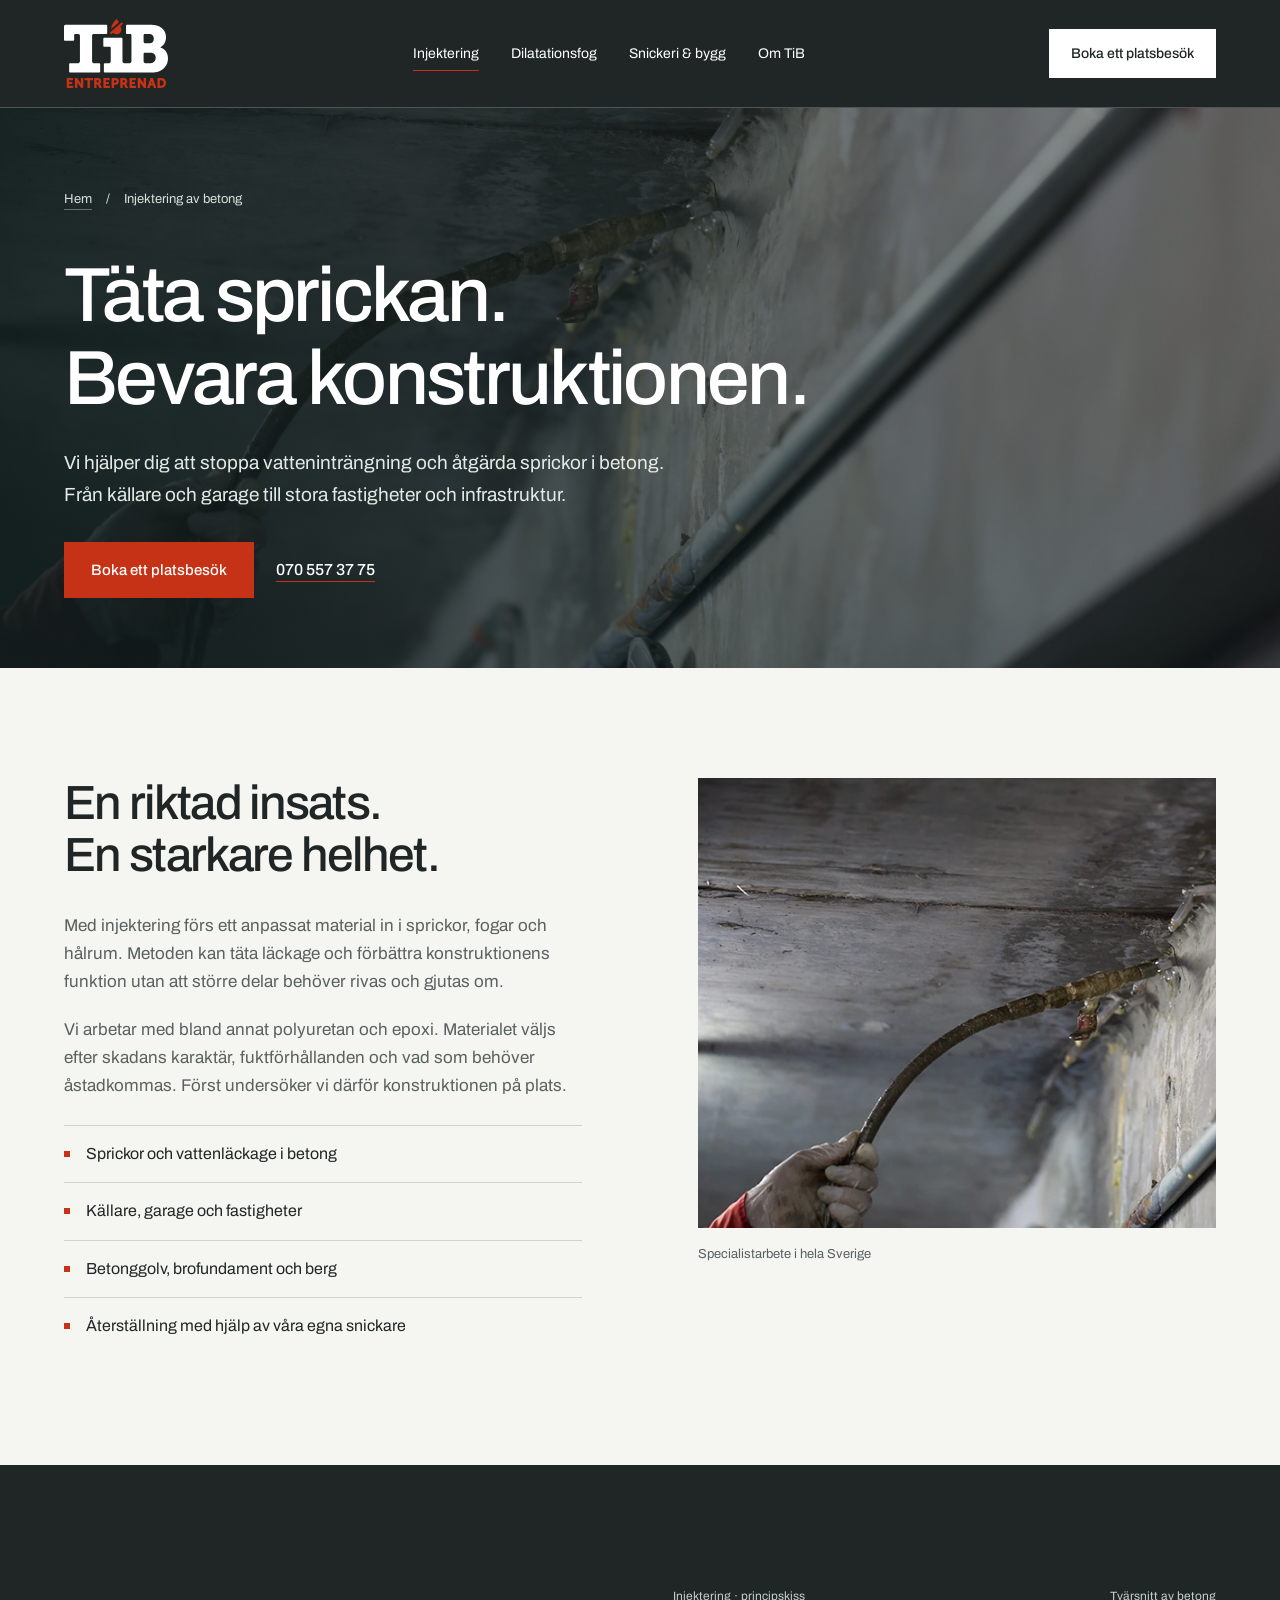
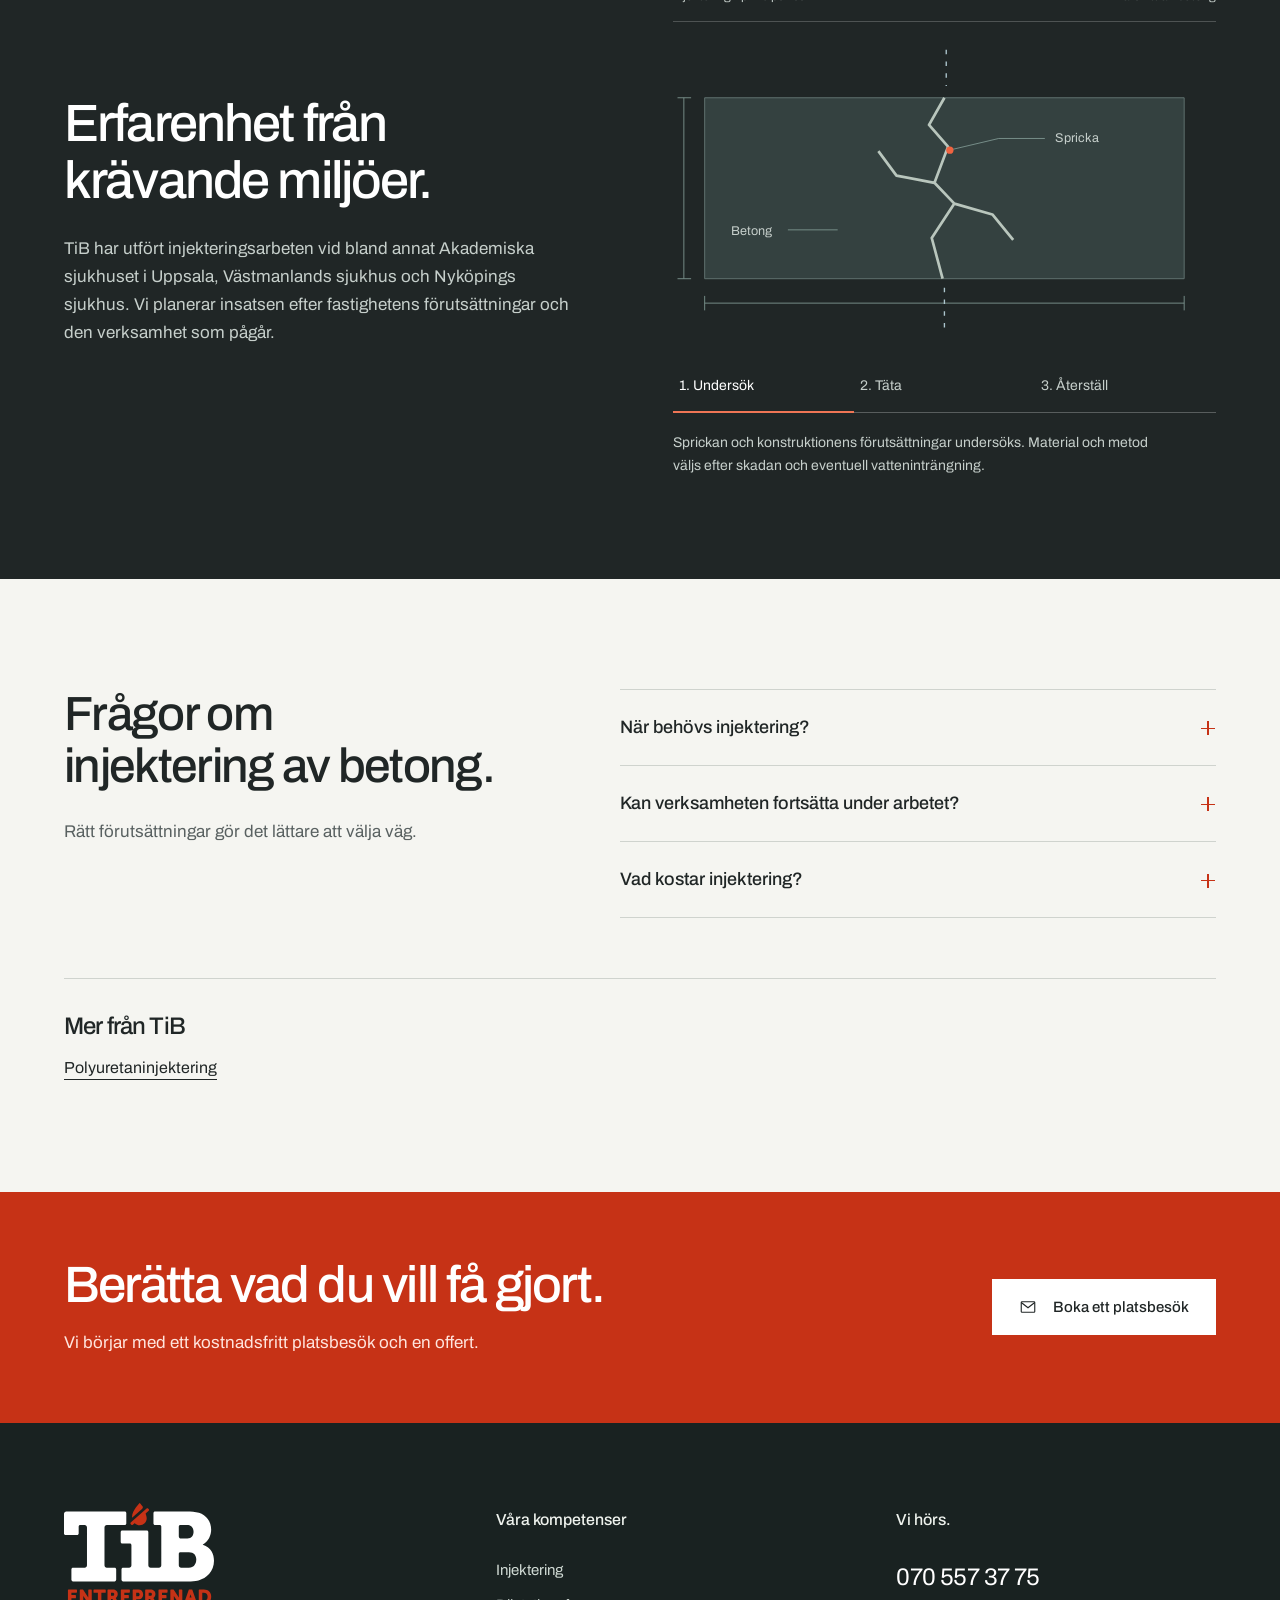
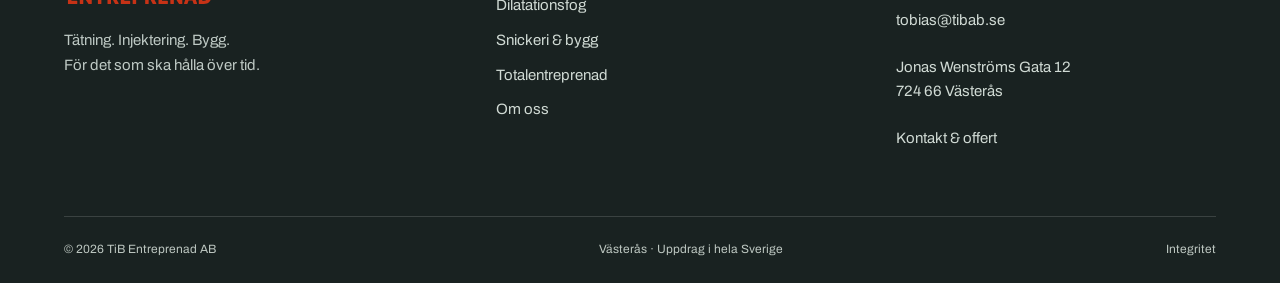
<file: injektering-betong/index.html>
<!doctype html><html lang="sv"><head><meta charset="utf-8"><meta name="viewport" content="width=device-width,initial-scale=1"><title>Injektering av betong | TiB Entreprenad, Västerås</title><meta name="description" content="Vi hjälper dig att stoppa vatteninträngning och åtgärda sprickor i betong. Från källare och garage till stora fastigheter och infrastruktur."><meta name="theme-color" content="#202626"><link rel="icon" href="../assets/favicon.png"><link rel="canonical" href="https://tib-entreprenad-vasteras.carlzzon121.chatgpt.site/injektering-betong/"><meta property="og:type" content="website"><meta property="og:locale" content="sv_SE"><meta property="og:title" content="Injektering av betong | TiB Entreprenad, Västerås"><meta property="og:description" content="Vi hjälper dig att stoppa vatteninträngning och åtgärda sprickor i betong. Från källare och garage till stora fastigheter och infrastruktur."><meta property="og:image" content="https://tib-entreprenad-vasteras.carlzzon121.chatgpt.site/assets/injektering.webp"><meta property="og:url" content="https://tib-entreprenad-vasteras.carlzzon121.chatgpt.site/injektering-betong/"><link rel="preload" as="font" type="font/ttf" href="../assets/fonts/archivo-500.ttf" crossorigin><link rel="stylesheet" href="../styles.css"><script src="../app.js" defer></script><script type="application/ld+json">{"@context": "https://schema.org", "@type": "GeneralContractor", "name": "TiB Entreprenad AB", "url": "https://tib-entreprenad-vasteras.carlzzon121.chatgpt.site/", "image": "https://tib-entreprenad-vasteras.carlzzon121.chatgpt.site/assets/injektering.webp", "telephone": "+46705573775", "email": "tobias@tibab.se", "address": {"@type": "PostalAddress", "streetAddress": "Jonas Wenströms Gata 12", "postalCode": "724 66", "addressLocality": "Västerås", "addressCountry": "SE"}, "areaServed": ["Västerås", "Sverige"]}</script></head><body><a class="skip" href="#main">Till innehållet</a><header class="site-header solid"><a class="brand" href="../index.html" aria-label="TiB Entreprenad – startsida"><img class="" src="../assets/logo-light.svg" alt="TiB Entreprenad" loading="eager" decoding="async"></a><nav class="header-links" aria-label="Huvudmeny"><a href="../injektering-betong/index.html" aria-current=page>Injektering</a><a href="../dilatationsfog/index.html" >Dilatationsfog</a><a href="../snickare-vasteras/index.html" >Snickeri & bygg</a><a href="../om-oss/index.html" >Om TiB</a></nav><a class="header-cta" href="../kontakta-oss/index.html">Boka ett platsbesök</a><button class="menu-toggle" aria-expanded="false" aria-controls="mobile-nav"><span>Meny</span><svg viewBox="0 0 24 24" fill="none" stroke="currentColor" stroke-width="1.4" aria-hidden="true"><path d="M3 8h18M3 16h18"/></svg></button></header><nav class="mobile-nav" id="mobile-nav" aria-label="Mobilmeny" hidden><a href="../injektering-betong/index.html" aria-current=page>Injektering</a><a href="../dilatationsfog/index.html" >Dilatationsfog</a><a href="../snickare-vasteras/index.html" >Snickeri & bygg</a><a href="../om-oss/index.html" >Om TiB</a><a href="../kontakta-oss/index.html">Kontakta oss</a><a class="mobile-contact" href="tel:+46705573775">070 557 37 75</a></nav><main id="main"><section class="page-hero"><img class="" src="../assets/injektering.webp" alt="Illustration av injektering av betong" loading="eager" decoding="async"><div class="container page-hero-body"><nav class="breadcrumbs" aria-label="Brödsmulor"><a href="../index.html">Hem</a><span>/</span><span>Injektering av betong</span></nav><h1>Täta sprickan.<br>Bevara konstruktionen.</h1><p>Vi hjälper dig att stoppa vatteninträngning och åtgärda sprickor i betong. Från källare och garage till stora fastigheter och infrastruktur.</p><div class="actions"><a class="button" href="../kontakta-oss/index.html?tjanst=Injektering%20av%20betong">Boka ett platsbesök</a><a class="text-link" href="tel:+46705573775">070 557 37 75</a></div></div></section><section class="container section"><div class="content-grid"><div><h2>En riktad insats.<br>En starkare helhet.</h2><p>Med injektering förs ett anpassat material in i sprickor, fogar och hålrum. Metoden kan täta läckage och förbättra konstruktionens funktion utan att större delar behöver rivas och gjutas om.</p><p>Vi arbetar med bland annat polyuretan och epoxi. Materialet väljs efter skadans karaktär, fuktförhållanden och vad som behöver åstadkommas. Först undersöker vi därför konstruktionen på plats.</p><ul class="bullet-list"><li>Sprickor och vattenläckage i betong</li><li>Källare, garage och fastigheter</li><li>Betonggolv, brofundament och berg</li><li>Återställning med hjälp av våra egna snickare</li></ul></div><figure class="detail-image"><img class="" src="../assets/injektering-detail.webp" alt="Injektering av betong – illustration av arbetsområdet" loading="lazy" decoding="async"><figcaption>Specialistarbete i hela Sverige</figcaption></figure></div></section><section class="precision"><div class="container precision-grid"><div><h2>Erfarenhet från krävande miljöer.</h2><p>TiB har utfört injekteringsarbeten vid bland annat Akademiska sjukhuset i Uppsala, Västmanlands sjukhus och Nyköpings sjukhus. Vi planerar insatsen efter fastighetens förutsättningar och den verksamhet som pågår.</p></div><div class="diagram" data-step="0"><div class="diagram-caption"><span>Injektering · principskiss</span><span>Tvärsnitt av betong</span></div><svg viewBox="0 0 600 320" role="img" aria-label="Principskiss: en spricka i betong fylls med injekteringsmaterial. Schematisk illustration, inte en arbetsritning."><path class="concrete" d="M35 55H565V255H35Z"/><path class="measure" d="M20 55H5M20 255H5M12 55V255M35 274V290M565 274V290M35 282H565"/><path class="crack" d="m300 55-17 30 21 24-15 40 22 23-25 38 12 45m-9-106-42-8-20-27m84 58 42 12 23 28"/><path class="resin" d="m300 55-17 30 21 24-15 40 22 23-25 38 12 45m-9-106-42-8-20-27m84 58 42 12 23 28"/><path class="flow" d="M302 2V42M300 265V313"/><path class="seal" d="M278 56h43"/><path class="measure" d="M411 100H360l-55 13M182 201h-55"/><text x="422" y="104">Spricka</text><text x="64" y="207">Betong</text><circle cx="306" cy="113" r="4" fill="#f06340"/></svg><div class="diagram-controls" role="group" aria-label="Steg i injekteringen"><button data-diagram-step="0" aria-pressed="true">1. Undersök</button><button data-diagram-step="1" aria-pressed="false">2. Täta</button><button data-diagram-step="2" aria-pressed="false">3. Återställ</button></div><p class="diagram-description" aria-live="polite">Sprickan och konstruktionens förutsättningar undersöks. Material och metod väljs efter skadan och eventuell vatteninträngning.</p></div></div></section><section class="container section"><div class="faq-grid" style="padding-top:0;border:0"><div><h2>Frågor om<br>injektering av betong.</h2><p>Rätt förutsättningar gör det lättare att välja väg.</p></div><div class="faq-list"><details><summary>När behövs injektering?</summary><p>Vatten som tränger genom betongen, synliga sprickor eller tecken på fuktskador kan vara skäl att låta undersöka konstruktionen. Vi bedömer om injektering är rätt metod för just din fastighet.</p></details><details><summary>Kan verksamheten fortsätta under arbetet?</summary><p>Arbetet går ofta att avgränsa till mindre områden. Vi går igenom tillgänglighet, säkerhet och påverkan på verksamheten innan vi föreslår en plan.</p></details><details><summary>Vad kostar injektering?</summary><p>Omfattning, åtkomst, sprickornas karaktär och materialval påverkar priset. Vi erbjuder kostnadsfritt platsbesök och en offert för det aktuella arbetet.</p></details></div></div><div class="related"><h3>Mer från TiB</h3><div class="related-links"><a href="../injektering-betong/polyuretan-injektering/index.html">Polyuretaninjektering</a></div></div></section></main><section class="cta-band"><div class="container cta-inner"><div><h2>Berätta vad du vill få gjort.</h2><p>Vi börjar med ett kostnadsfritt platsbesök och en offert.</p></div><a class="button light" href="../kontakta-oss/index.html"><svg viewBox="0 0 24 24" fill="none" stroke="currentColor" stroke-width="1.5" aria-hidden="true"><rect x="3" y="5" width="18" height="14" rx="1"/><path d="m3 6 9 7 9-7"/></svg> Boka ett platsbesök</a></div></section><footer class="site-footer"><div class="container"><div class="footer-top"><div class="footer-brand"><img class="" src="../assets/logo-light.svg" alt="TiB Entreprenad" loading="lazy" decoding="async"><p>Tätning. Injektering. Bygg.<br>För det som ska hålla över tid.</p></div><div class="footer-column"><h2>Våra kompetenser</h2><a href="../injektering-betong/index.html">Injektering</a><a href="../dilatationsfog/index.html">Dilatationsfog</a><a href="../snickare-vasteras/index.html">Snickeri & bygg</a><a href="../snickare-vasteras/totalentreprenad-vasteras/index.html">Totalentreprenad</a><a href="../om-oss/index.html">Om oss</a></div><div class="footer-column"><h2>Vi hörs.</h2><a class="big-contact" href="tel:+46705573775">070 557 37 75</a><a href="mailto:tobias@tibab.se">tobias@tibab.se</a><address>Jonas Wenströms Gata 12<br>724 66 Västerås</address><a href="../kontakta-oss/index.html">Kontakt & offert</a></div></div><div class="footer-bottom"><span>© 2026 TiB Entreprenad AB</span><span>Västerås · Uppdrag i hela Sverige</span><a href="../integritet/index.html">Integritet</a></div></div></footer></body></html>
</file>
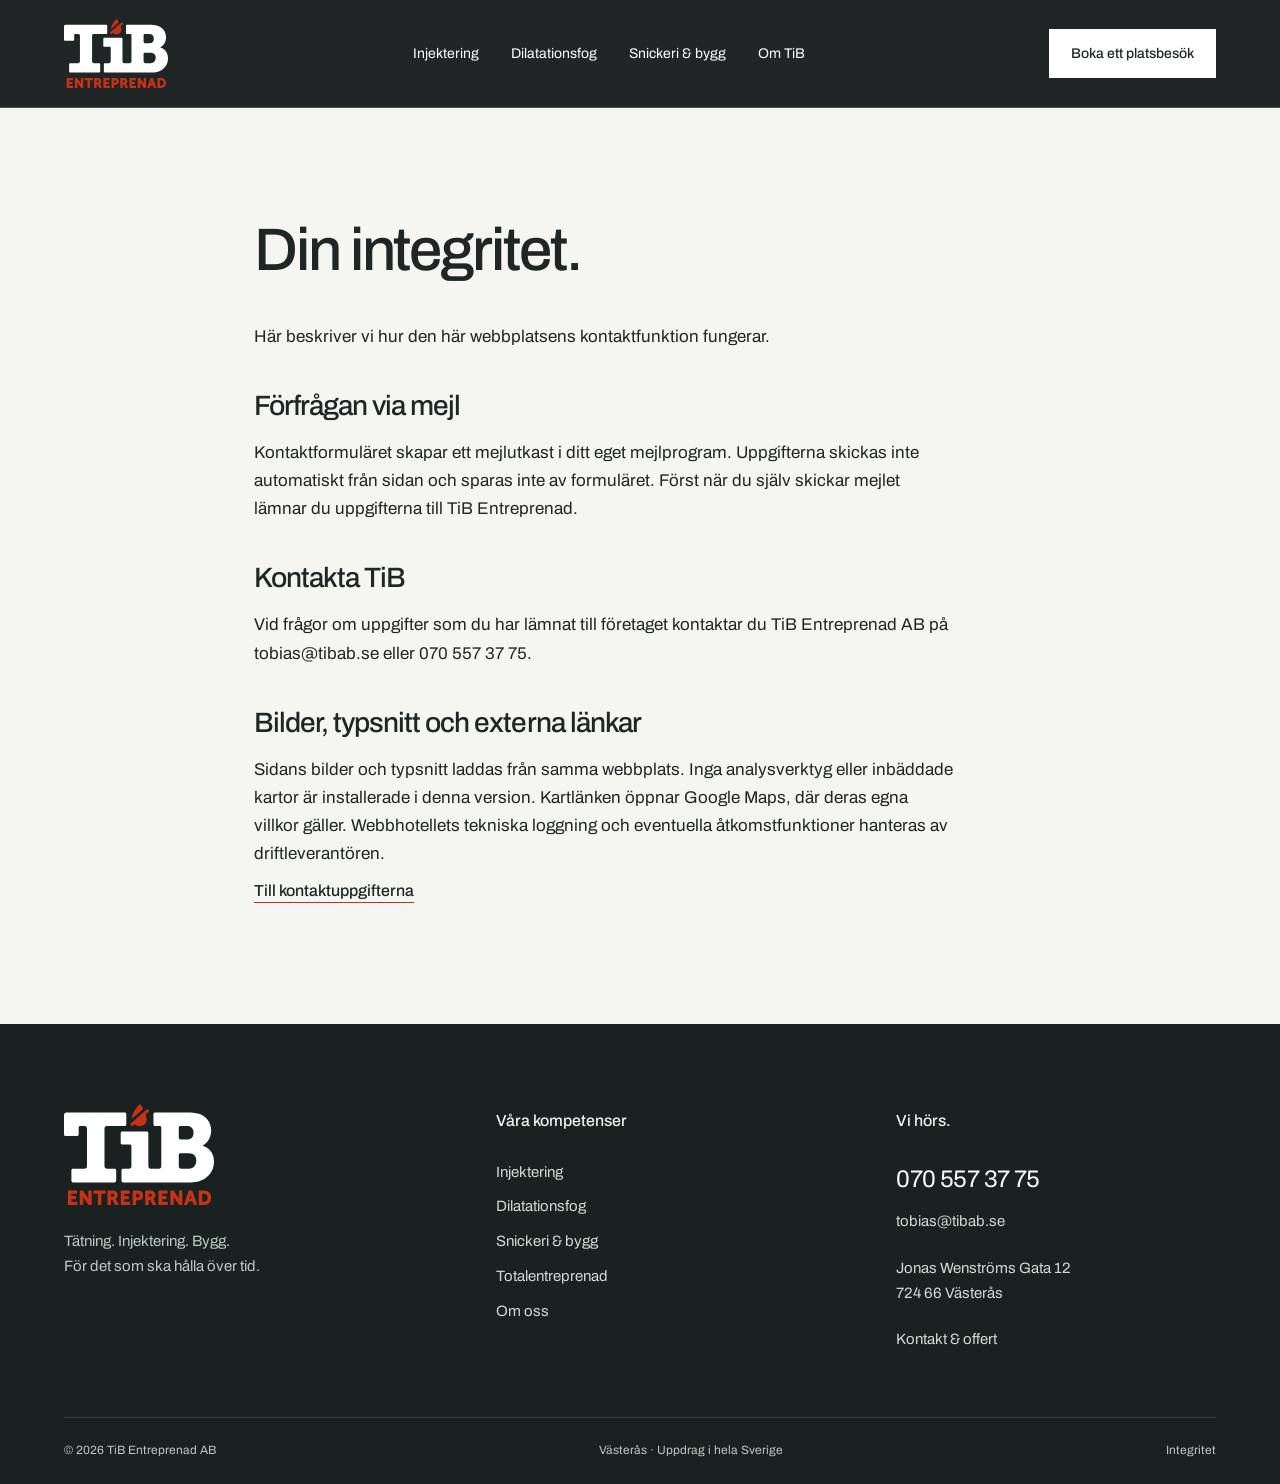
<file: integritet/index.html>
<!doctype html><html lang="sv"><head><meta charset="utf-8"><meta name="viewport" content="width=device-width,initial-scale=1"><title>Integritet | TiB Entreprenad</title><meta name="description" content="Information om webbplatsens kontaktfunktion och integritet."><meta name="theme-color" content="#202626"><link rel="icon" href="../assets/favicon.png"><link rel="canonical" href="https://tib-entreprenad-vasteras.carlzzon121.chatgpt.site/integritet/"><meta property="og:type" content="website"><meta property="og:locale" content="sv_SE"><meta property="og:title" content="Integritet | TiB Entreprenad"><meta property="og:description" content="Information om webbplatsens kontaktfunktion och integritet."><meta property="og:image" content="https://tib-entreprenad-vasteras.carlzzon121.chatgpt.site/assets/hero-concrete.webp"><meta property="og:url" content="https://tib-entreprenad-vasteras.carlzzon121.chatgpt.site/integritet/"><link rel="preload" as="font" type="font/ttf" href="../assets/fonts/archivo-500.ttf" crossorigin><link rel="stylesheet" href="../styles.css"><script src="../app.js" defer></script><script type="application/ld+json">{"@context": "https://schema.org", "@type": "GeneralContractor", "name": "TiB Entreprenad AB", "url": "https://tib-entreprenad-vasteras.carlzzon121.chatgpt.site/", "image": "https://tib-entreprenad-vasteras.carlzzon121.chatgpt.site/assets/hero-concrete.webp", "telephone": "+46705573775", "email": "tobias@tibab.se", "address": {"@type": "PostalAddress", "streetAddress": "Jonas Wenströms Gata 12", "postalCode": "724 66", "addressLocality": "Västerås", "addressCountry": "SE"}, "areaServed": ["Västerås", "Sverige"]}</script></head><body><a class="skip" href="#main">Till innehållet</a><header class="site-header solid"><a class="brand" href="../index.html" aria-label="TiB Entreprenad – startsida"><img class="" src="../assets/logo-light.svg" alt="TiB Entreprenad" loading="eager" decoding="async"></a><nav class="header-links" aria-label="Huvudmeny"><a href="../injektering-betong/index.html" >Injektering</a><a href="../dilatationsfog/index.html" >Dilatationsfog</a><a href="../snickare-vasteras/index.html" >Snickeri & bygg</a><a href="../om-oss/index.html" >Om TiB</a></nav><a class="header-cta" href="../kontakta-oss/index.html">Boka ett platsbesök</a><button class="menu-toggle" aria-expanded="false" aria-controls="mobile-nav"><span>Meny</span><svg viewBox="0 0 24 24" fill="none" stroke="currentColor" stroke-width="1.4" aria-hidden="true"><path d="M3 8h18M3 16h18"/></svg></button></header><nav class="mobile-nav" id="mobile-nav" aria-label="Mobilmeny" hidden><a href="../injektering-betong/index.html" >Injektering</a><a href="../dilatationsfog/index.html" >Dilatationsfog</a><a href="../snickare-vasteras/index.html" >Snickeri & bygg</a><a href="../om-oss/index.html" >Om TiB</a><a href="../kontakta-oss/index.html">Kontakta oss</a><a class="mobile-contact" href="tel:+46705573775">070 557 37 75</a></nav><main id="main"><section class="container section legal"><h1>Din integritet.</h1><p>Här beskriver vi hur den här webbplatsens kontaktfunktion fungerar.</p><h2>Förfrågan via mejl</h2><p>Kontaktformuläret skapar ett mejlutkast i ditt eget mejlprogram. Uppgifterna skickas inte automatiskt från sidan och sparas inte av formuläret. Först när du själv skickar mejlet lämnar du uppgifterna till TiB Entreprenad.</p><h2>Kontakta TiB</h2><p>Vid frågor om uppgifter som du har lämnat till företaget kontaktar du TiB Entreprenad AB på <a href="mailto:tobias@tibab.se">tobias@tibab.se</a> eller <a href="tel:+46705573775">070 557 37 75</a>.</p><h2>Bilder, typsnitt och externa länkar</h2><p>Sidans bilder och typsnitt laddas från samma webbplats. Inga analysverktyg eller inbäddade kartor är installerade i denna version. Kartlänken öppnar Google Maps, där deras egna villkor gäller. Webbhotellets tekniska loggning och eventuella åtkomstfunktioner hanteras av driftleverantören.</p><a class="text-link" href="../kontakta-oss/index.html">Till kontaktuppgifterna</a></section></main><footer class="site-footer"><div class="container"><div class="footer-top"><div class="footer-brand"><img class="" src="../assets/logo-light.svg" alt="TiB Entreprenad" loading="lazy" decoding="async"><p>Tätning. Injektering. Bygg.<br>För det som ska hålla över tid.</p></div><div class="footer-column"><h2>Våra kompetenser</h2><a href="../injektering-betong/index.html">Injektering</a><a href="../dilatationsfog/index.html">Dilatationsfog</a><a href="../snickare-vasteras/index.html">Snickeri & bygg</a><a href="../snickare-vasteras/totalentreprenad-vasteras/index.html">Totalentreprenad</a><a href="../om-oss/index.html">Om oss</a></div><div class="footer-column"><h2>Vi hörs.</h2><a class="big-contact" href="tel:+46705573775">070 557 37 75</a><a href="mailto:tobias@tibab.se">tobias@tibab.se</a><address>Jonas Wenströms Gata 12<br>724 66 Västerås</address><a href="../kontakta-oss/index.html">Kontakt & offert</a></div></div><div class="footer-bottom"><span>© 2026 TiB Entreprenad AB</span><span>Västerås · Uppdrag i hela Sverige</span><a href="../integritet/index.html">Integritet</a></div></div></footer></body></html>
</file>
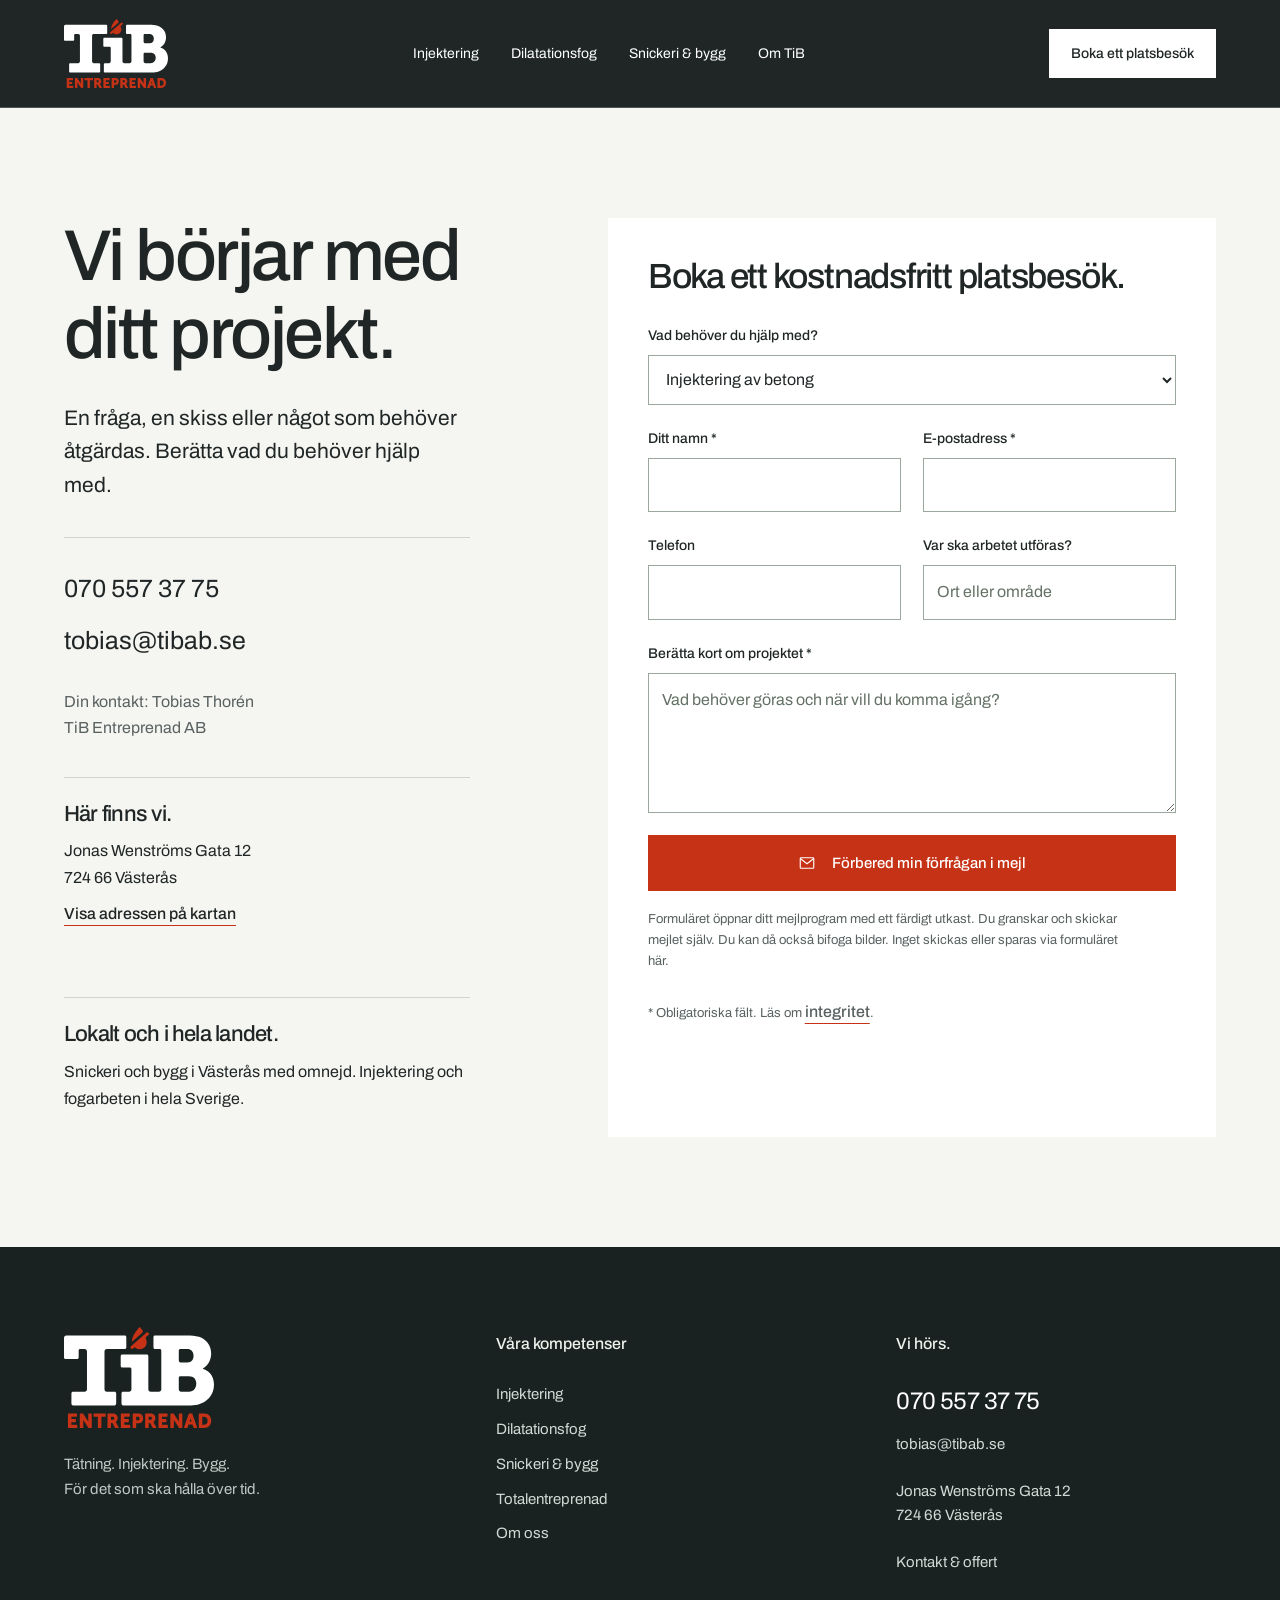
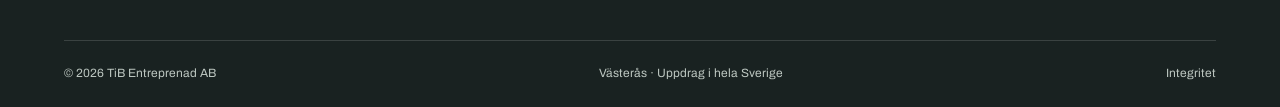
<file: kontakta-oss/index.html>
<!doctype html><html lang="sv"><head><meta charset="utf-8"><meta name="viewport" content="width=device-width,initial-scale=1"><title>Kontakt &amp; offert | TiB Entreprenad, Västerås</title><meta name="description" content="Kontakta Tobias Thorén på 070 557 37 75 eller tobias@tibab.se. Kostnadsfritt platsbesök och offert för injektering, fogar och bygg."><meta name="theme-color" content="#202626"><link rel="icon" href="../assets/favicon.png"><link rel="canonical" href="https://tib-entreprenad-vasteras.carlzzon121.chatgpt.site/kontakta-oss/"><meta property="og:type" content="website"><meta property="og:locale" content="sv_SE"><meta property="og:title" content="Kontakt &amp; offert | TiB Entreprenad, Västerås"><meta property="og:description" content="Kontakta Tobias Thorén på 070 557 37 75 eller tobias@tibab.se. Kostnadsfritt platsbesök och offert för injektering, fogar och bygg."><meta property="og:image" content="https://tib-entreprenad-vasteras.carlzzon121.chatgpt.site/assets/hero-concrete.webp"><meta property="og:url" content="https://tib-entreprenad-vasteras.carlzzon121.chatgpt.site/kontakta-oss/"><link rel="preload" as="font" type="font/ttf" href="../assets/fonts/archivo-500.ttf" crossorigin><link rel="stylesheet" href="../styles.css"><script src="../app.js" defer></script><script type="application/ld+json">{"@context": "https://schema.org", "@type": "GeneralContractor", "name": "TiB Entreprenad AB", "url": "https://tib-entreprenad-vasteras.carlzzon121.chatgpt.site/", "image": "https://tib-entreprenad-vasteras.carlzzon121.chatgpt.site/assets/hero-concrete.webp", "telephone": "+46705573775", "email": "tobias@tibab.se", "address": {"@type": "PostalAddress", "streetAddress": "Jonas Wenströms Gata 12", "postalCode": "724 66", "addressLocality": "Västerås", "addressCountry": "SE"}, "areaServed": ["Västerås", "Sverige"]}</script></head><body><a class="skip" href="#main">Till innehållet</a><header class="site-header solid"><a class="brand" href="../index.html" aria-label="TiB Entreprenad – startsida"><img class="" src="../assets/logo-light.svg" alt="TiB Entreprenad" loading="eager" decoding="async"></a><nav class="header-links" aria-label="Huvudmeny"><a href="../injektering-betong/index.html" >Injektering</a><a href="../dilatationsfog/index.html" >Dilatationsfog</a><a href="../snickare-vasteras/index.html" >Snickeri & bygg</a><a href="../om-oss/index.html" >Om TiB</a></nav><a class="header-cta" href="../kontakta-oss/index.html">Boka ett platsbesök</a><button class="menu-toggle" aria-expanded="false" aria-controls="mobile-nav"><span>Meny</span><svg viewBox="0 0 24 24" fill="none" stroke="currentColor" stroke-width="1.4" aria-hidden="true"><path d="M3 8h18M3 16h18"/></svg></button></header><nav class="mobile-nav" id="mobile-nav" aria-label="Mobilmeny" hidden><a href="../injektering-betong/index.html" >Injektering</a><a href="../dilatationsfog/index.html" >Dilatationsfog</a><a href="../snickare-vasteras/index.html" >Snickeri & bygg</a><a href="../om-oss/index.html" >Om TiB</a><a href="../kontakta-oss/index.html">Kontakta oss</a><a class="mobile-contact" href="tel:+46705573775">070 557 37 75</a></nav><main id="main"><section class="container section"><div class="contact-layout"><div><h1>Vi börjar med<br>ditt projekt.</h1><p class="page-intro">En fråga, en skiss eller något som behöver åtgärdas. Berätta vad du behöver hjälp med.</p><div class="contact-info"><a href="tel:+46705573775">070 557 37 75</a><a href="mailto:tobias@tibab.se">tobias@tibab.se</a><p>Din kontakt: Tobias Thorén<br>TiB Entreprenad AB</p></div><div class="contact-detail"><h2>Här finns vi.</h2><p>Jonas Wenströms Gata 12<br>724 66 Västerås</p><a class="text-link" href="https://www.google.com/maps/search/?api=1&query=Jonas+Wenstr%C3%B6ms+Gata+12+V%C3%A4ster%C3%A5s" target="_blank" rel="noopener">Visa adressen på kartan</a></div><div class="contact-detail"><h2>Lokalt och i hela landet.</h2><p>Snickeri och bygg i Västerås med omnejd. Injektering och fogarbeten i hela Sverige.</p></div></div><form class="quote-form"><h2>Boka ett kostnadsfritt platsbesök.</h2><div class="field"><label for="service">Vad behöver du hjälp med?</label><select id="service" name="service"><option>Injektering av betong</option><option>Polyuretaninjektering</option><option>Dilatationsfogar</option><option>Snickeri & bygg</option><option>Köksrenovering</option><option>Badrumsrenovering</option><option>Tillbyggnad</option><option>Ombyggnad</option><option>Renovering</option><option>Nyproduktion</option><option>Totalentreprenad</option><option>Jag vill diskutera mitt projekt</option></select></div><div class="form-row"><div class="field"><label for="name">Ditt namn *</label><input id="name" name="name" required autocomplete="name" maxlength="100"></div><div class="field"><label for="email">E-postadress *</label><input id="email" name="email" type="email" required autocomplete="email" maxlength="160"></div></div><div class="form-row"><div class="field"><label for="phone">Telefon</label><input id="phone" name="phone" type="tel" autocomplete="tel" maxlength="35"></div><div class="field"><label for="location">Var ska arbetet utföras?</label><input id="location" name="location" placeholder="Ort eller område" autocomplete="address-level2" maxlength="160"></div></div><div class="field"><label for="message">Berätta kort om projektet *</label><textarea id="message" name="message" required maxlength="3500" placeholder="Vad behöver göras och när vill du komma igång?"></textarea></div><button class="button" type="submit"><svg viewBox="0 0 24 24" fill="none" stroke="currentColor" stroke-width="1.5" aria-hidden="true"><rect x="3" y="5" width="18" height="14" rx="1"/><path d="m3 6 9 7 9-7"/></svg> Förbered min förfrågan i mejl</button><p class="form-note">Formuläret öppnar ditt mejlprogram med ett färdigt utkast. Du granskar och skickar mejlet själv. Du kan då också bifoga bilder. Inget skickas eller sparas via formuläret här.</p><p class="form-status" role="status"></p><p class="form-note">* Obligatoriska fält. Läs om <a class="text-link" href="../integritet/index.html">integritet</a>.</p><noscript><p>Mejlformuläret kräver JavaScript. Mejla direkt till <a href="mailto:tobias@tibab.se">tobias@tibab.se</a> eller ring 070 557 37 75.</p></noscript></form></div></section></main><footer class="site-footer"><div class="container"><div class="footer-top"><div class="footer-brand"><img class="" src="../assets/logo-light.svg" alt="TiB Entreprenad" loading="lazy" decoding="async"><p>Tätning. Injektering. Bygg.<br>För det som ska hålla över tid.</p></div><div class="footer-column"><h2>Våra kompetenser</h2><a href="../injektering-betong/index.html">Injektering</a><a href="../dilatationsfog/index.html">Dilatationsfog</a><a href="../snickare-vasteras/index.html">Snickeri & bygg</a><a href="../snickare-vasteras/totalentreprenad-vasteras/index.html">Totalentreprenad</a><a href="../om-oss/index.html">Om oss</a></div><div class="footer-column"><h2>Vi hörs.</h2><a class="big-contact" href="tel:+46705573775">070 557 37 75</a><a href="mailto:tobias@tibab.se">tobias@tibab.se</a><address>Jonas Wenströms Gata 12<br>724 66 Västerås</address><a href="../kontakta-oss/index.html">Kontakt & offert</a></div></div><div class="footer-bottom"><span>© 2026 TiB Entreprenad AB</span><span>Västerås · Uppdrag i hela Sverige</span><a href="../integritet/index.html">Integritet</a></div></div></footer></body></html>
</file>
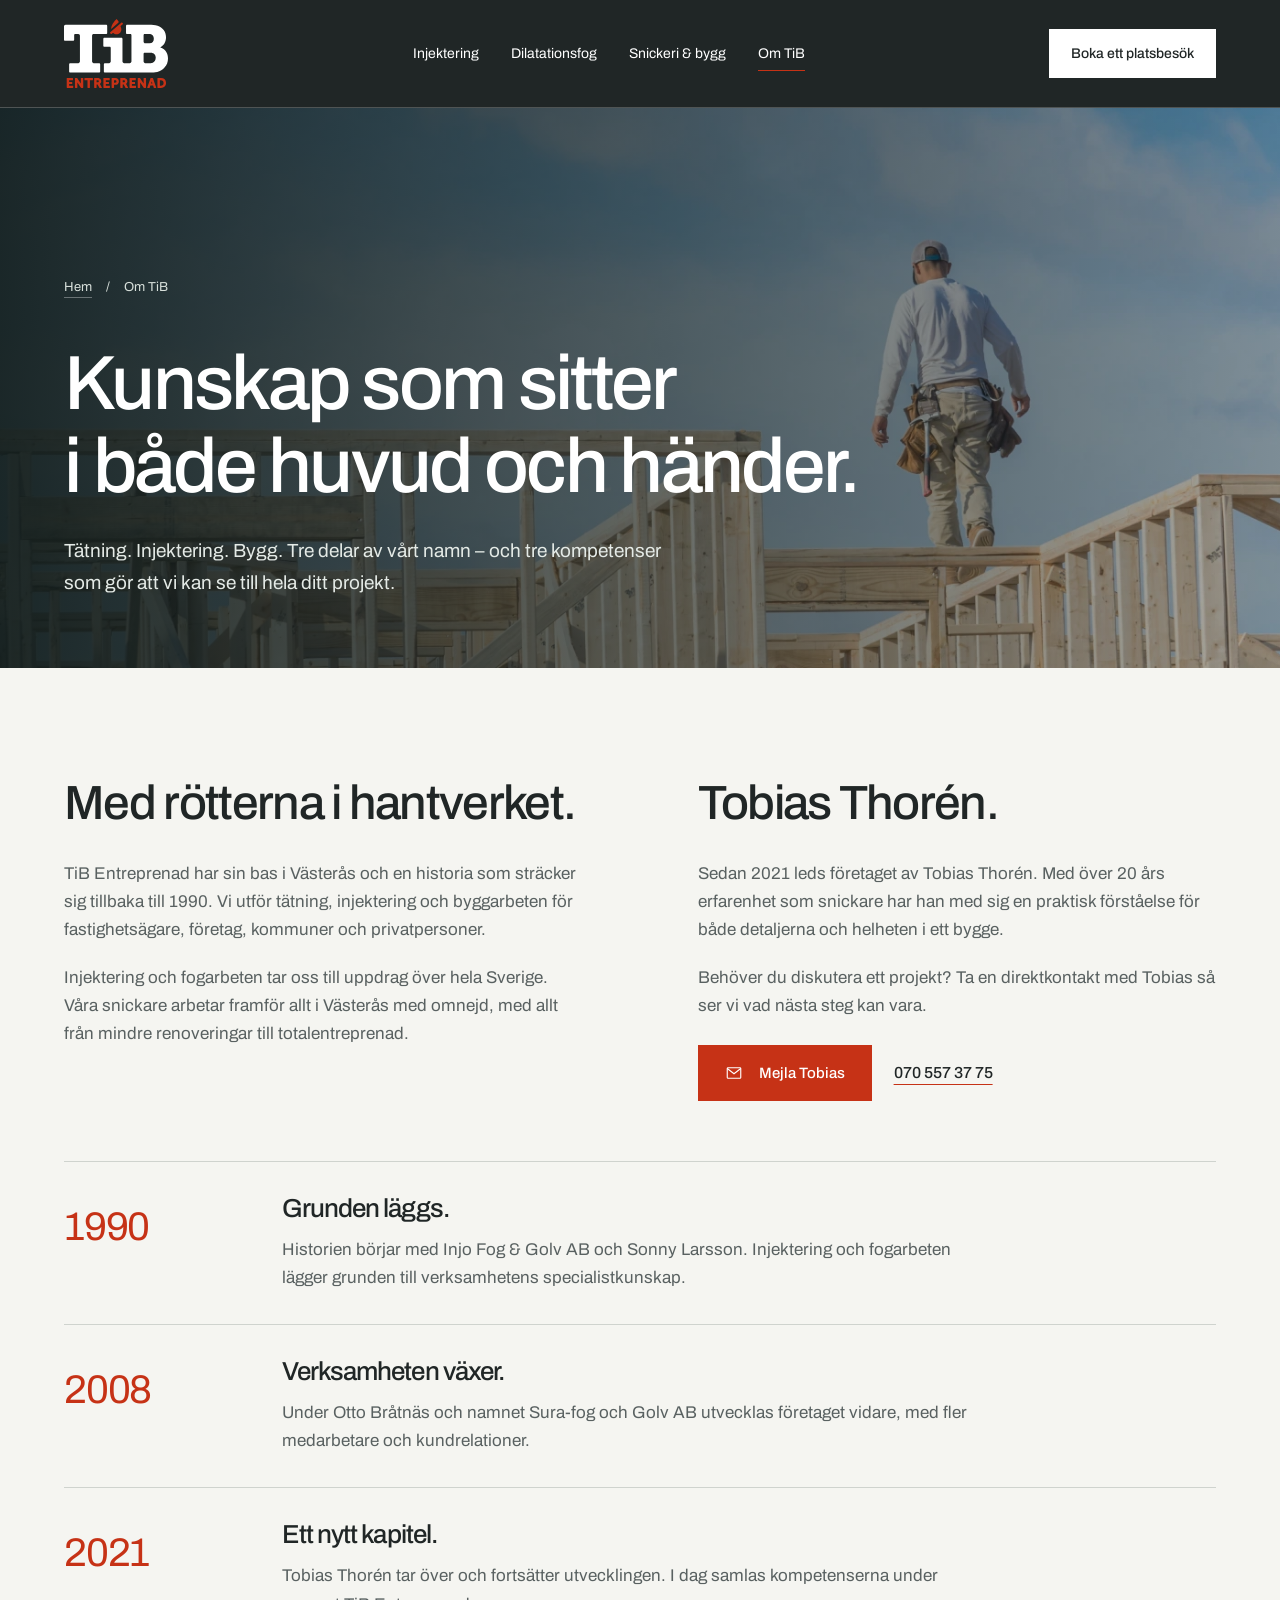
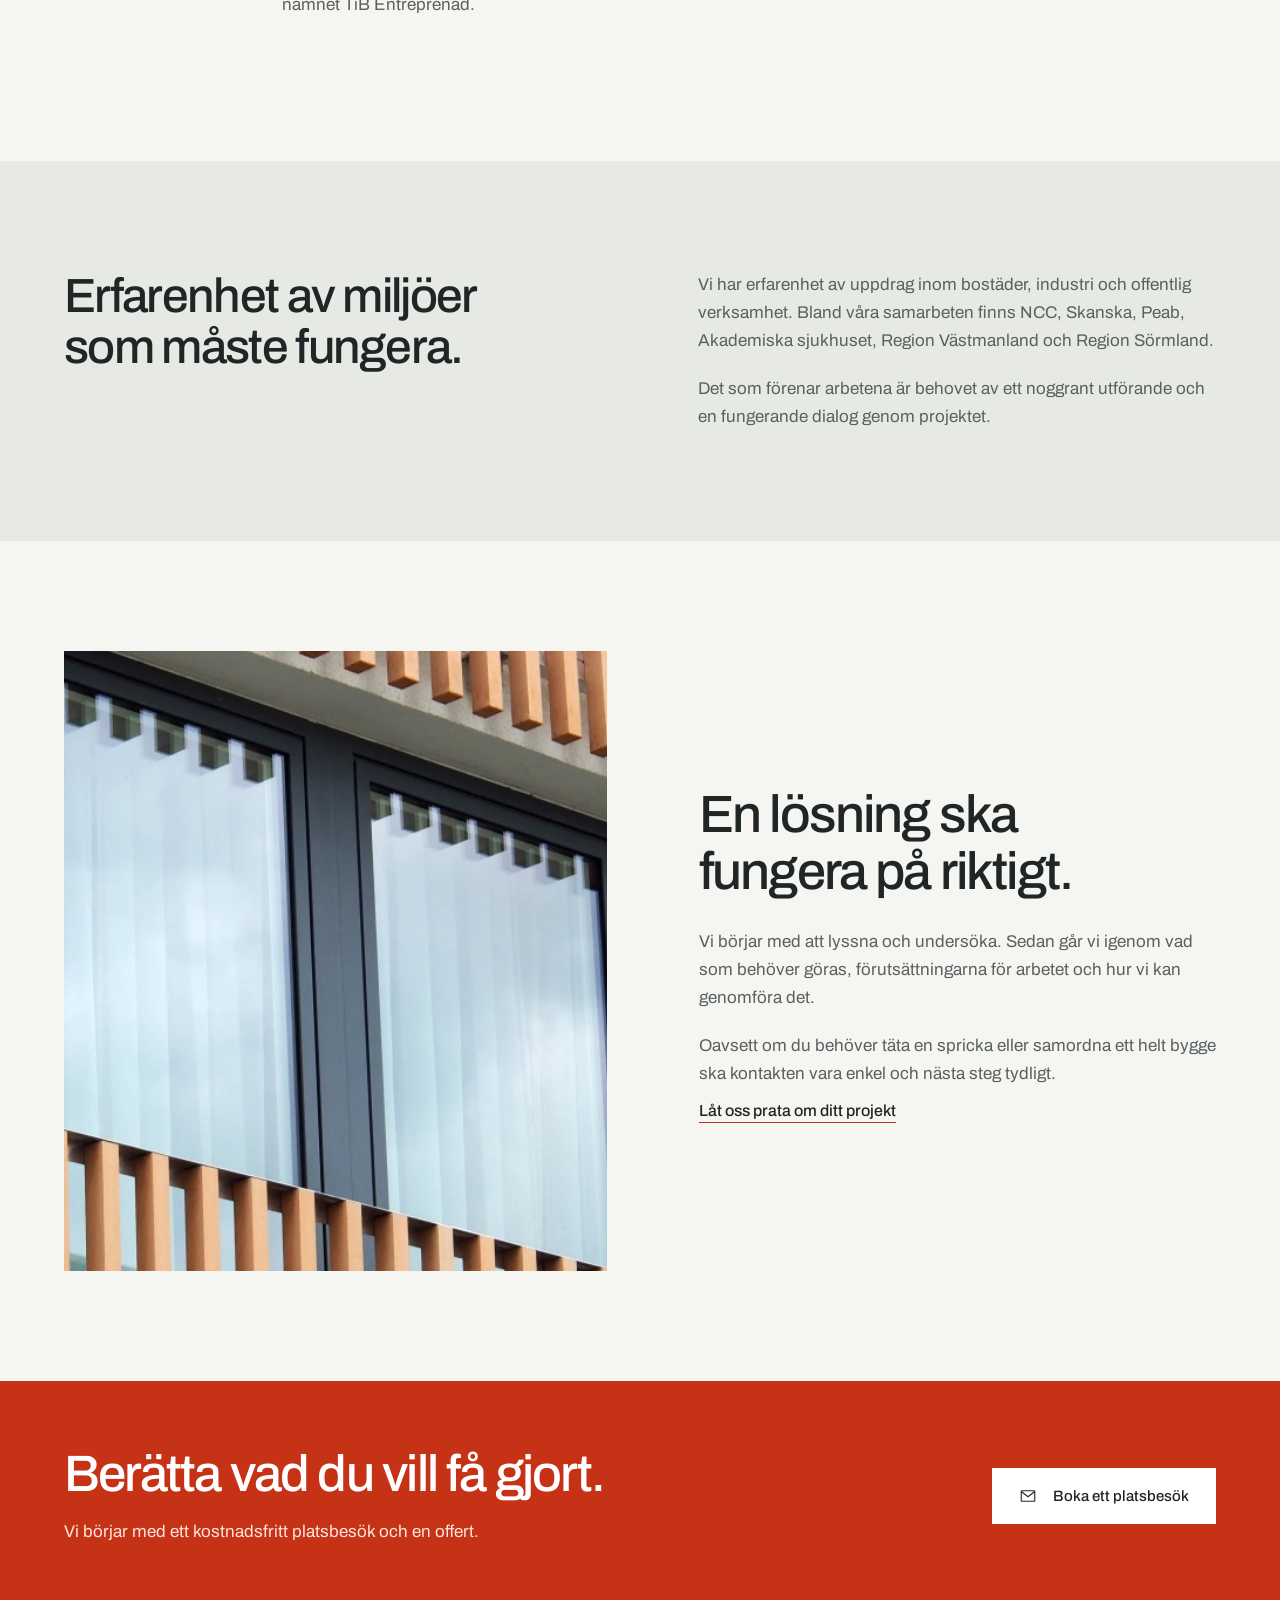
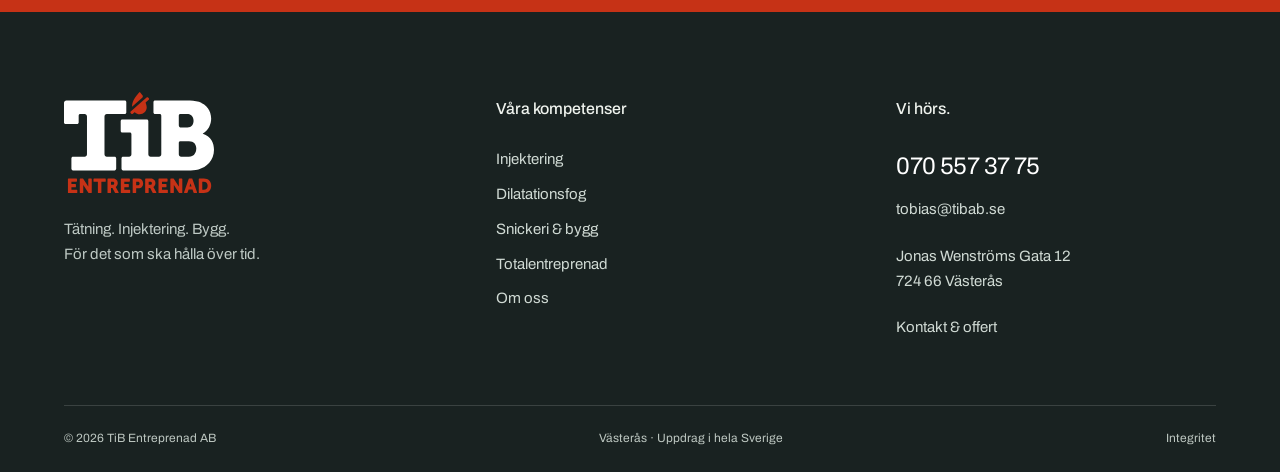
<file: om-oss/index.html>
<!doctype html><html lang="sv"><head><meta charset="utf-8"><meta name="viewport" content="width=device-width,initial-scale=1"><title>Om TiB Entreprenad | Erfarenhet sedan 1990</title><meta name="description" content="Lär känna TiB Entreprenad och Tobias Thorén. Tätning, injektering och bygg med bas i Västerås och rötter tillbaka till 1990."><meta name="theme-color" content="#202626"><link rel="icon" href="../assets/favicon.png"><link rel="canonical" href="https://tib-entreprenad-vasteras.carlzzon121.chatgpt.site/om-oss/"><meta property="og:type" content="website"><meta property="og:locale" content="sv_SE"><meta property="og:title" content="Om TiB Entreprenad | Erfarenhet sedan 1990"><meta property="og:description" content="Lär känna TiB Entreprenad och Tobias Thorén. Tätning, injektering och bygg med bas i Västerås och rötter tillbaka till 1990."><meta property="og:image" content="https://tib-entreprenad-vasteras.carlzzon121.chatgpt.site/assets/byggstomme.webp"><meta property="og:url" content="https://tib-entreprenad-vasteras.carlzzon121.chatgpt.site/om-oss/"><link rel="preload" as="font" type="font/ttf" href="../assets/fonts/archivo-500.ttf" crossorigin><link rel="stylesheet" href="../styles.css"><script src="../app.js" defer></script><script type="application/ld+json">{"@context": "https://schema.org", "@type": "GeneralContractor", "name": "TiB Entreprenad AB", "url": "https://tib-entreprenad-vasteras.carlzzon121.chatgpt.site/", "image": "https://tib-entreprenad-vasteras.carlzzon121.chatgpt.site/assets/byggstomme.webp", "telephone": "+46705573775", "email": "tobias@tibab.se", "address": {"@type": "PostalAddress", "streetAddress": "Jonas Wenströms Gata 12", "postalCode": "724 66", "addressLocality": "Västerås", "addressCountry": "SE"}, "areaServed": ["Västerås", "Sverige"]}</script></head><body><a class="skip" href="#main">Till innehållet</a><header class="site-header solid"><a class="brand" href="../index.html" aria-label="TiB Entreprenad – startsida"><img class="" src="../assets/logo-light.svg" alt="TiB Entreprenad" loading="eager" decoding="async"></a><nav class="header-links" aria-label="Huvudmeny"><a href="../injektering-betong/index.html" >Injektering</a><a href="../dilatationsfog/index.html" >Dilatationsfog</a><a href="../snickare-vasteras/index.html" >Snickeri & bygg</a><a href="../om-oss/index.html" aria-current=page>Om TiB</a></nav><a class="header-cta" href="../kontakta-oss/index.html">Boka ett platsbesök</a><button class="menu-toggle" aria-expanded="false" aria-controls="mobile-nav"><span>Meny</span><svg viewBox="0 0 24 24" fill="none" stroke="currentColor" stroke-width="1.4" aria-hidden="true"><path d="M3 8h18M3 16h18"/></svg></button></header><nav class="mobile-nav" id="mobile-nav" aria-label="Mobilmeny" hidden><a href="../injektering-betong/index.html" >Injektering</a><a href="../dilatationsfog/index.html" >Dilatationsfog</a><a href="../snickare-vasteras/index.html" >Snickeri & bygg</a><a href="../om-oss/index.html" aria-current=page>Om TiB</a><a href="../kontakta-oss/index.html">Kontakta oss</a><a class="mobile-contact" href="tel:+46705573775">070 557 37 75</a></nav><main id="main"><section class="page-hero"><img class="" src="../assets/byggstomme.webp" alt="Illustration av om tib" loading="eager" decoding="async"><div class="container page-hero-body"><nav class="breadcrumbs" aria-label="Brödsmulor"><a href="../index.html">Hem</a><span>/</span><span>Om TiB</span></nav><h1>Kunskap som sitter<br>i både huvud och händer.</h1><p>Tätning. Injektering. Bygg. Tre delar av vårt namn – och tre kompetenser som gör att vi kan se till hela ditt projekt.</p></div></section><section class="container section"><div class="content-grid"><div><h2>Med rötterna i hantverket.</h2><p>TiB Entreprenad har sin bas i Västerås och en historia som sträcker sig tillbaka till 1990. Vi utför tätning, injektering och byggarbeten för fastighetsägare, företag, kommuner och privatpersoner.</p><p>Injektering och fogarbeten tar oss till uppdrag över hela Sverige. Våra snickare arbetar framför allt i Västerås med omnejd, med allt från mindre renoveringar till totalentreprenad.</p></div><div><h2>Tobias Thorén.</h2><p>Sedan 2021 leds företaget av Tobias Thorén. Med över 20 års erfarenhet som snickare har han med sig en praktisk förståelse för både detaljerna och helheten i ett bygge.</p><p>Behöver du diskutera ett projekt? Ta en direktkontakt med Tobias så ser vi vad nästa steg kan vara.</p><div class="actions" style="margin-top:25px"><a class="button" href="mailto:tobias@tibab.se"><svg viewBox="0 0 24 24" fill="none" stroke="currentColor" stroke-width="1.5" aria-hidden="true"><rect x="3" y="5" width="18" height="14" rx="1"/><path d="m3 6 9 7 9-7"/></svg> Mejla Tobias</a><a class="text-link" href="tel:+46705573775">070 557 37 75</a></div></div></div><div class="timeline"><div class="timeline-row"><span class="year">1990</span><div><h3>Grunden läggs.</h3><p>Historien börjar med Injo Fog & Golv AB och Sonny Larsson. Injektering och fogarbeten lägger grunden till verksamhetens specialistkunskap.</p></div></div><div class="timeline-row"><span class="year">2008</span><div><h3>Verksamheten växer.</h3><p>Under Otto Bråtnäs och namnet Sura-fog och Golv AB utvecklas företaget vidare, med fler medarbetare och kundrelationer.</p></div></div><div class="timeline-row"><span class="year">2021</span><div><h3>Ett nytt kapitel.</h3><p>Tobias Thorén tar över och fortsätter utvecklingen. I dag samlas kompetenserna under namnet TiB Entreprenad.</p></div></div></div></section><section class="approach section"><div class="container content-grid"><h2>Erfarenhet av miljöer<br>som måste fungera.</h2><div><p>Vi har erfarenhet av uppdrag inom bostäder, industri och offentlig verksamhet. Bland våra samarbeten finns NCC, Skanska, Peab, Akademiska sjukhuset, Region Västmanland och Region Sörmland.</p><p>Det som förenar arbetena är behovet av ett noggrant utförande och en fungerande dialog genom projektet.</p></div></div></section><section class="container section"><div class="build-feature"><figure class="feature-img"><img class="" src="../assets/fasad.webp" alt="Träbeklädd fasad med omsorg om material och detaljer" loading="lazy" decoding="async"></figure><div><h2>En lösning ska<br>fungera på riktigt.</h2><p>Vi börjar med att lyssna och undersöka. Sedan går vi igenom vad som behöver göras, förutsättningarna för arbetet och hur vi kan genomföra det.</p><p>Oavsett om du behöver täta en spricka eller samordna ett helt bygge ska kontakten vara enkel och nästa steg tydligt.</p><a class="text-link" href="../kontakta-oss/index.html">Låt oss prata om ditt projekt</a></div></div></section></main><section class="cta-band"><div class="container cta-inner"><div><h2>Berätta vad du vill få gjort.</h2><p>Vi börjar med ett kostnadsfritt platsbesök och en offert.</p></div><a class="button light" href="../kontakta-oss/index.html"><svg viewBox="0 0 24 24" fill="none" stroke="currentColor" stroke-width="1.5" aria-hidden="true"><rect x="3" y="5" width="18" height="14" rx="1"/><path d="m3 6 9 7 9-7"/></svg> Boka ett platsbesök</a></div></section><footer class="site-footer"><div class="container"><div class="footer-top"><div class="footer-brand"><img class="" src="../assets/logo-light.svg" alt="TiB Entreprenad" loading="lazy" decoding="async"><p>Tätning. Injektering. Bygg.<br>För det som ska hålla över tid.</p></div><div class="footer-column"><h2>Våra kompetenser</h2><a href="../injektering-betong/index.html">Injektering</a><a href="../dilatationsfog/index.html">Dilatationsfog</a><a href="../snickare-vasteras/index.html">Snickeri & bygg</a><a href="../snickare-vasteras/totalentreprenad-vasteras/index.html">Totalentreprenad</a><a href="../om-oss/index.html">Om oss</a></div><div class="footer-column"><h2>Vi hörs.</h2><a class="big-contact" href="tel:+46705573775">070 557 37 75</a><a href="mailto:tobias@tibab.se">tobias@tibab.se</a><address>Jonas Wenströms Gata 12<br>724 66 Västerås</address><a href="../kontakta-oss/index.html">Kontakt & offert</a></div></div><div class="footer-bottom"><span>© 2026 TiB Entreprenad AB</span><span>Västerås · Uppdrag i hela Sverige</span><a href="../integritet/index.html">Integritet</a></div></div></footer></body></html>
</file>
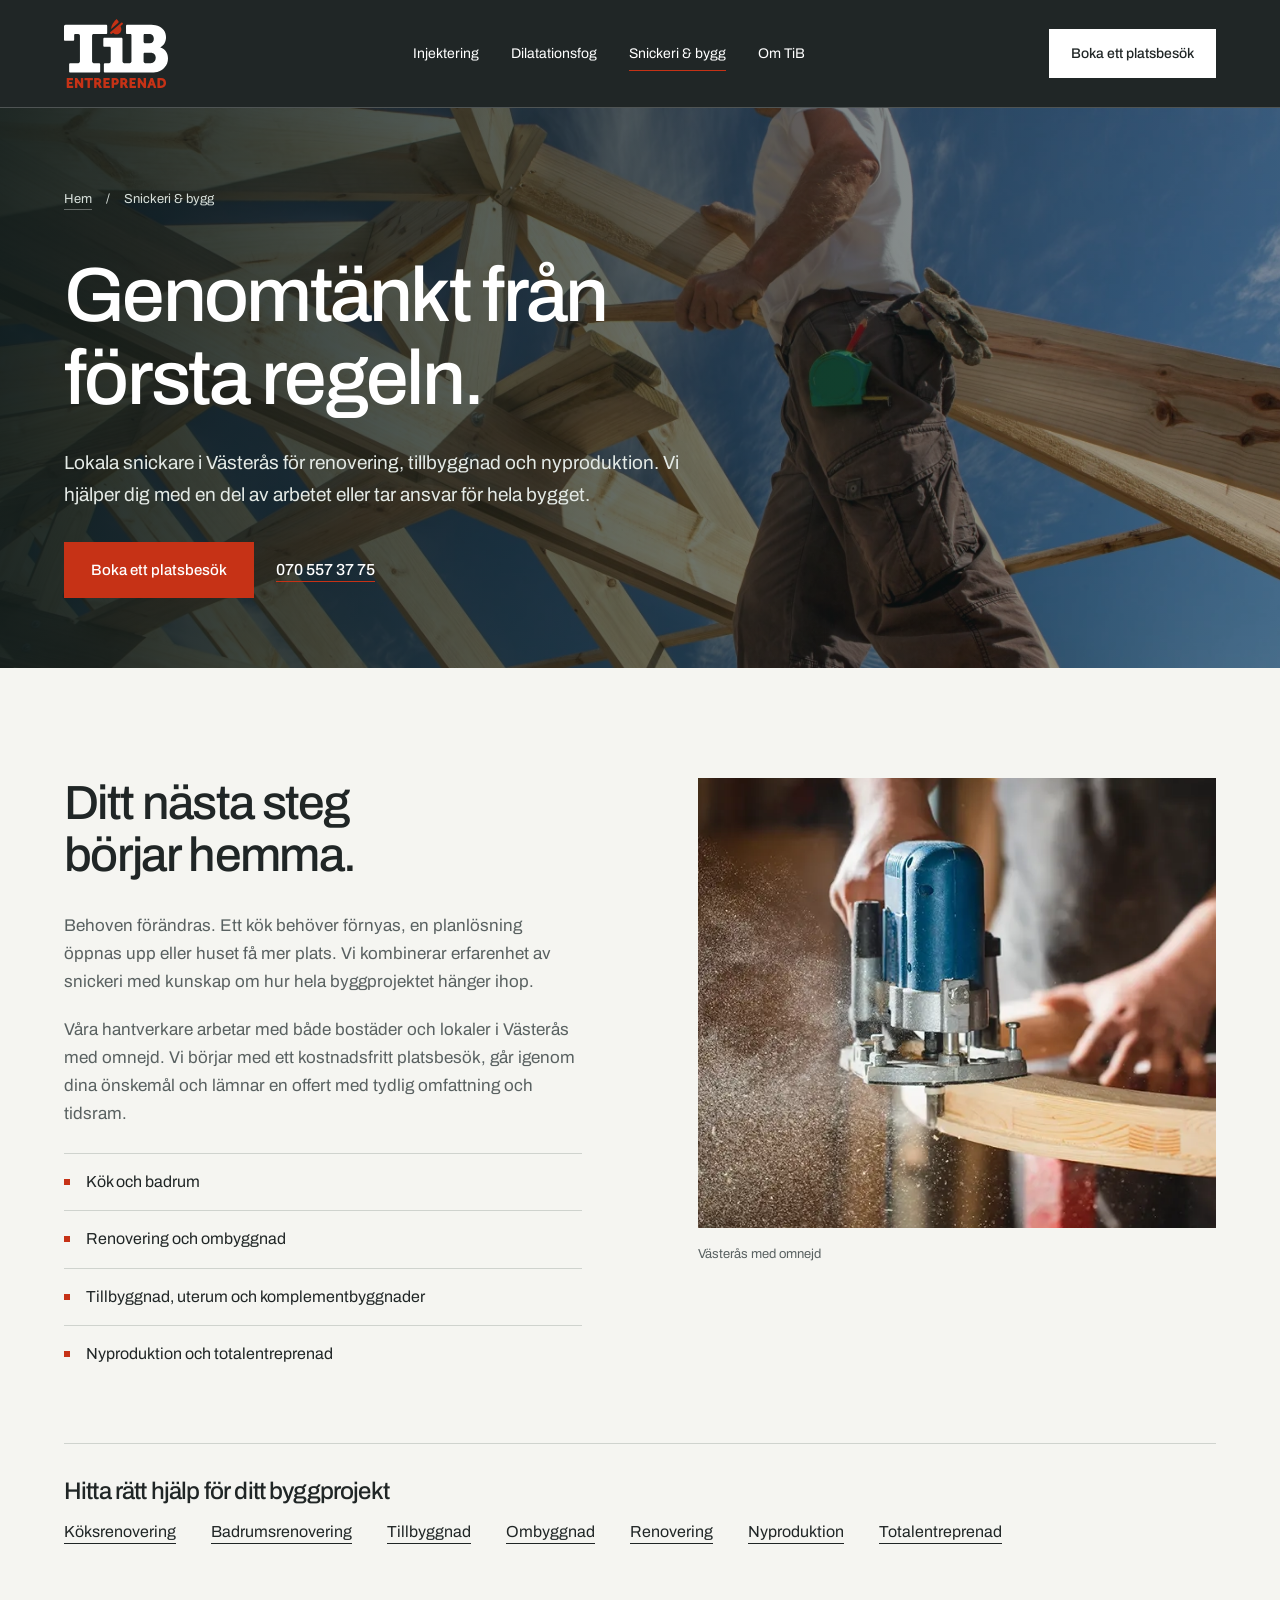
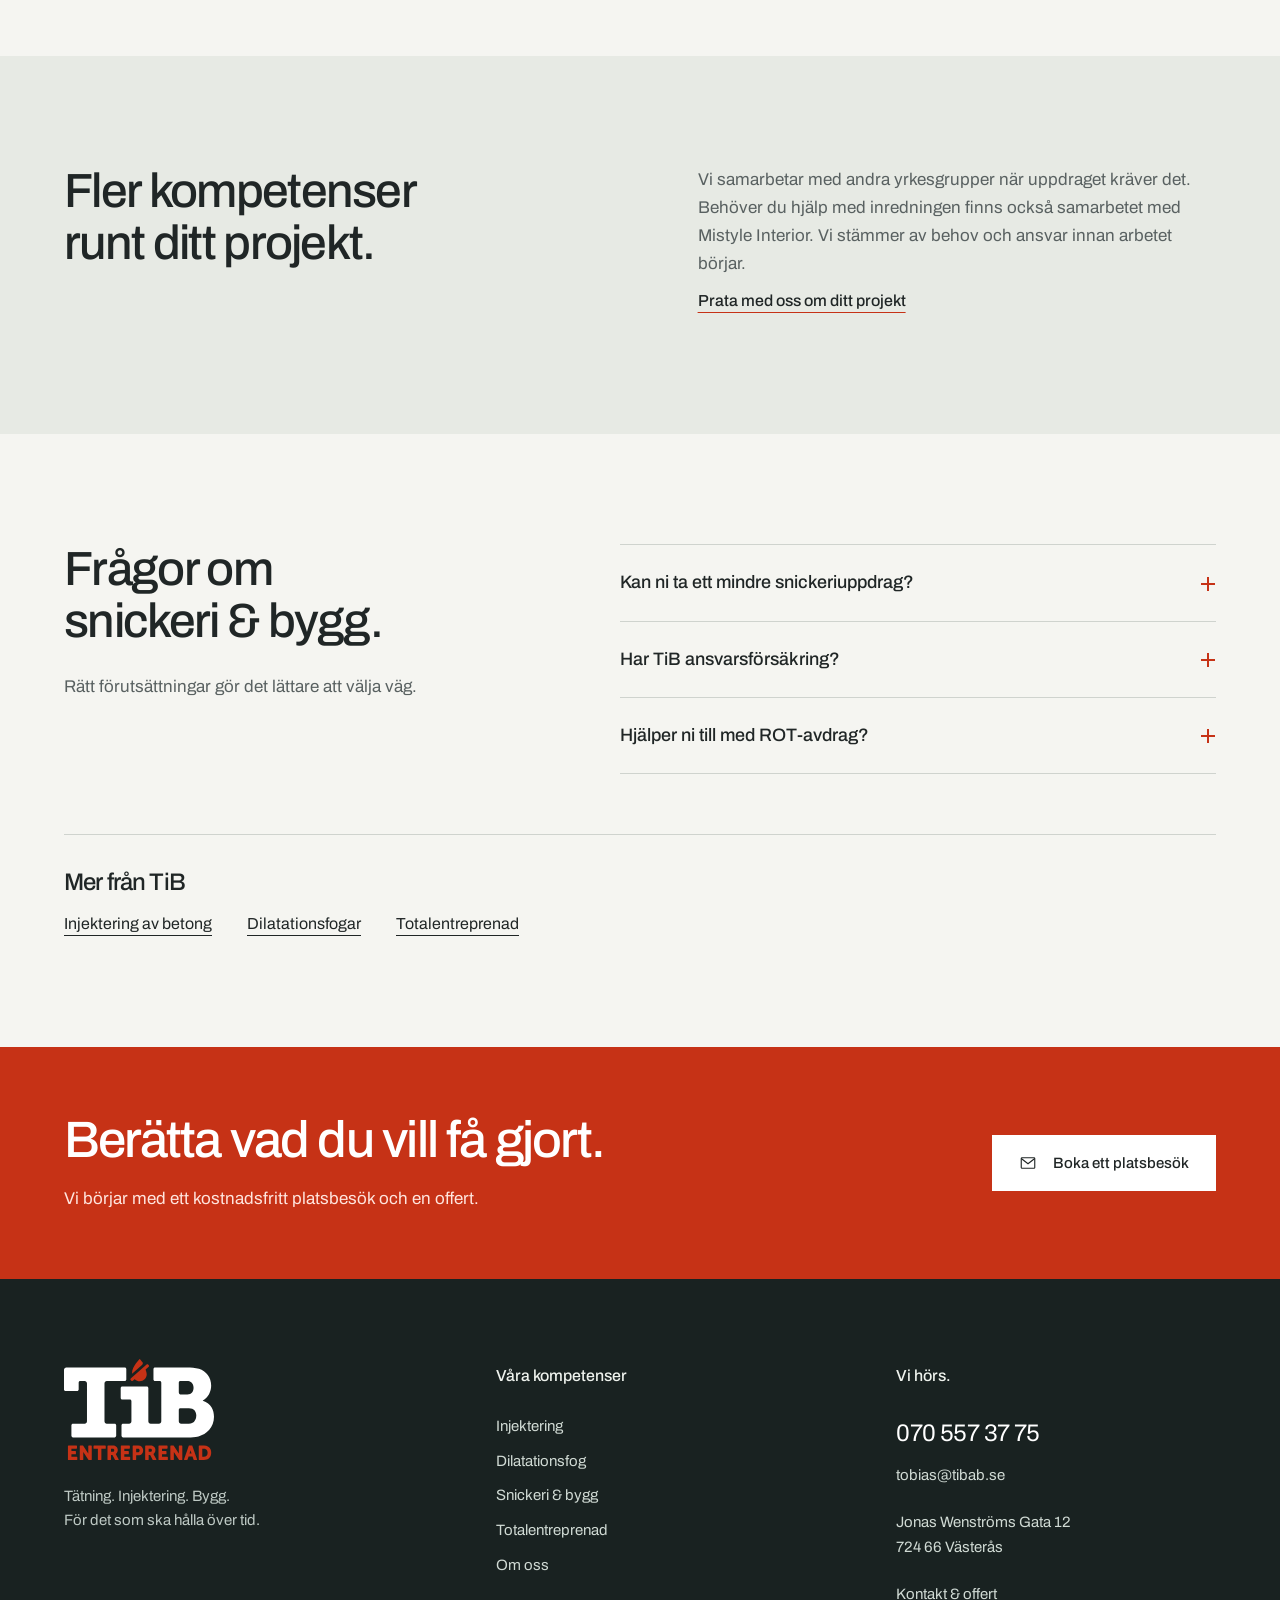
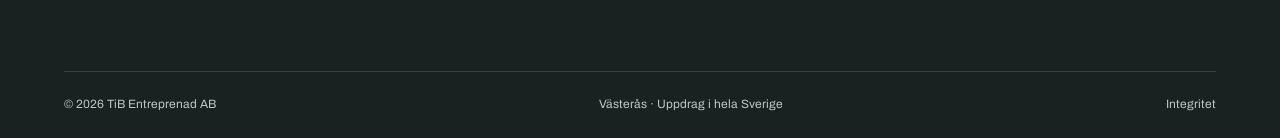
<file: snickare-vasteras/index.html>
<!doctype html><html lang="sv"><head><meta charset="utf-8"><meta name="viewport" content="width=device-width,initial-scale=1"><title>Snickeri &amp; bygg | TiB Entreprenad, Västerås</title><meta name="description" content="Lokala snickare i Västerås för renovering, tillbyggnad och nyproduktion. Vi hjälper dig med en del av arbetet eller tar ansvar för hela bygget."><meta name="theme-color" content="#202626"><link rel="icon" href="../assets/favicon.png"><link rel="canonical" href="https://tib-entreprenad-vasteras.carlzzon121.chatgpt.site/snickare-vasteras/"><meta property="og:type" content="website"><meta property="og:locale" content="sv_SE"><meta property="og:title" content="Snickeri &amp; bygg | TiB Entreprenad, Västerås"><meta property="og:description" content="Lokala snickare i Västerås för renovering, tillbyggnad och nyproduktion. Vi hjälper dig med en del av arbetet eller tar ansvar för hela bygget."><meta property="og:image" content="https://tib-entreprenad-vasteras.carlzzon121.chatgpt.site/assets/snickeri.webp"><meta property="og:url" content="https://tib-entreprenad-vasteras.carlzzon121.chatgpt.site/snickare-vasteras/"><link rel="preload" as="font" type="font/ttf" href="../assets/fonts/archivo-500.ttf" crossorigin><link rel="stylesheet" href="../styles.css"><script src="../app.js" defer></script><script type="application/ld+json">{"@context": "https://schema.org", "@type": "GeneralContractor", "name": "TiB Entreprenad AB", "url": "https://tib-entreprenad-vasteras.carlzzon121.chatgpt.site/", "image": "https://tib-entreprenad-vasteras.carlzzon121.chatgpt.site/assets/snickeri.webp", "telephone": "+46705573775", "email": "tobias@tibab.se", "address": {"@type": "PostalAddress", "streetAddress": "Jonas Wenströms Gata 12", "postalCode": "724 66", "addressLocality": "Västerås", "addressCountry": "SE"}, "areaServed": ["Västerås", "Sverige"]}</script></head><body><a class="skip" href="#main">Till innehållet</a><header class="site-header solid"><a class="brand" href="../index.html" aria-label="TiB Entreprenad – startsida"><img class="" src="../assets/logo-light.svg" alt="TiB Entreprenad" loading="eager" decoding="async"></a><nav class="header-links" aria-label="Huvudmeny"><a href="../injektering-betong/index.html" >Injektering</a><a href="../dilatationsfog/index.html" >Dilatationsfog</a><a href="../snickare-vasteras/index.html" aria-current=page>Snickeri & bygg</a><a href="../om-oss/index.html" >Om TiB</a></nav><a class="header-cta" href="../kontakta-oss/index.html">Boka ett platsbesök</a><button class="menu-toggle" aria-expanded="false" aria-controls="mobile-nav"><span>Meny</span><svg viewBox="0 0 24 24" fill="none" stroke="currentColor" stroke-width="1.4" aria-hidden="true"><path d="M3 8h18M3 16h18"/></svg></button></header><nav class="mobile-nav" id="mobile-nav" aria-label="Mobilmeny" hidden><a href="../injektering-betong/index.html" >Injektering</a><a href="../dilatationsfog/index.html" >Dilatationsfog</a><a href="../snickare-vasteras/index.html" aria-current=page>Snickeri & bygg</a><a href="../om-oss/index.html" >Om TiB</a><a href="../kontakta-oss/index.html">Kontakta oss</a><a class="mobile-contact" href="tel:+46705573775">070 557 37 75</a></nav><main id="main"><section class="page-hero"><img class="" src="../assets/snickeri.webp" alt="Illustration av snickeri & bygg" loading="eager" decoding="async"><div class="container page-hero-body"><nav class="breadcrumbs" aria-label="Brödsmulor"><a href="../index.html">Hem</a><span>/</span><span>Snickeri & bygg</span></nav><h1>Genomtänkt från<br>första regeln.</h1><p>Lokala snickare i Västerås för renovering, tillbyggnad och nyproduktion. Vi hjälper dig med en del av arbetet eller tar ansvar för hela bygget.</p><div class="actions"><a class="button" href="../kontakta-oss/index.html?tjanst=Snickeri%20%26%20bygg">Boka ett platsbesök</a><a class="text-link" href="tel:+46705573775">070 557 37 75</a></div></div></section><section class="container section"><div class="content-grid"><div><h2>Ditt nästa steg<br>börjar hemma.</h2><p>Behoven förändras. Ett kök behöver förnyas, en planlösning öppnas upp eller huset få mer plats. Vi kombinerar erfarenhet av snickeri med kunskap om hur hela byggprojektet hänger ihop.</p><p>Våra hantverkare arbetar med både bostäder och lokaler i Västerås med omnejd. Vi börjar med ett kostnadsfritt platsbesök, går igenom dina önskemål och lämnar en offert med tydlig omfattning och tidsram.</p><ul class="bullet-list"><li>Kök och badrum</li><li>Renovering och ombyggnad</li><li>Tillbyggnad, uterum och komplementbyggnader</li><li>Nyproduktion och totalentreprenad</li></ul></div><figure class="detail-image"><img class="" src="../assets/snickeri-detail.webp" alt="Snickeri & bygg – illustration av arbetsområdet" loading="lazy" decoding="async"><figcaption>Västerås med omnejd</figcaption></figure></div><div class="related"><h3>Hitta rätt hjälp för ditt byggprojekt</h3><div class="related-links"><a href="../snickare-vasteras/koksrenovering-vasteras/index.html">Köksrenovering</a><a href="../snickare-vasteras/badrumsrenovering-vasteras/index.html">Badrumsrenovering</a><a href="../snickare-vasteras/tillbyggnad-vasteras/index.html">Tillbyggnad</a><a href="../snickare-vasteras/ombyggnad-vasteras/index.html">Ombyggnad</a><a href="../snickare-vasteras/renovering-vasteras/index.html">Renovering</a><a href="../snickare-vasteras/nyproduktion-vasteras/index.html">Nyproduktion</a><a href="../snickare-vasteras/totalentreprenad-vasteras/index.html">Totalentreprenad</a></div></div></section><section class="approach section"><div class="container content-grid"><h2>Fler kompetenser runt ditt projekt.</h2><div><p>Vi samarbetar med andra yrkesgrupper när uppdraget kräver det. Behöver du hjälp med inredningen finns också samarbetet med Mistyle Interior. Vi stämmer av behov och ansvar innan arbetet börjar.</p><a class="text-link" href="../kontakta-oss/index.html">Prata med oss om ditt projekt</a></div></div></section><section class="container section"><div class="faq-grid" style="padding-top:0;border:0"><div><h2>Frågor om<br>snickeri & bygg.</h2><p>Rätt förutsättningar gör det lättare att välja väg.</p></div><div class="faq-list"><details><summary>Kan ni ta ett mindre snickeriuppdrag?</summary><p>Ja. Vi hjälper till med både enskilda moment och större byggprojekt. Beskriv vad du behöver så ser vi hur vi kan hjälpa dig.</p></details><details><summary>Har TiB ansvarsförsäkring?</summary><p>Ja, TiB uppger att företaget har ansvarsförsäkring. Fråga oss gärna om försäkringsunderlag och vilka villkor som gäller för ditt projekt.</p></details><details><summary>Hjälper ni till med ROT-avdrag?</summary><p>Vi går igenom om arbetet kan omfattas av ROT och vad som behöver finnas med i offerten. Aktuella villkor och din rätt till avdrag behöver kontrolleras hos Skatteverket.</p></details></div></div><div class="related"><h3>Mer från TiB</h3><div class="related-links"><a href="../injektering-betong/index.html">Injektering av betong</a><a href="../dilatationsfog/index.html">Dilatationsfogar</a><a href="../snickare-vasteras/totalentreprenad-vasteras/index.html">Totalentreprenad</a></div></div></section></main><section class="cta-band"><div class="container cta-inner"><div><h2>Berätta vad du vill få gjort.</h2><p>Vi börjar med ett kostnadsfritt platsbesök och en offert.</p></div><a class="button light" href="../kontakta-oss/index.html"><svg viewBox="0 0 24 24" fill="none" stroke="currentColor" stroke-width="1.5" aria-hidden="true"><rect x="3" y="5" width="18" height="14" rx="1"/><path d="m3 6 9 7 9-7"/></svg> Boka ett platsbesök</a></div></section><footer class="site-footer"><div class="container"><div class="footer-top"><div class="footer-brand"><img class="" src="../assets/logo-light.svg" alt="TiB Entreprenad" loading="lazy" decoding="async"><p>Tätning. Injektering. Bygg.<br>För det som ska hålla över tid.</p></div><div class="footer-column"><h2>Våra kompetenser</h2><a href="../injektering-betong/index.html">Injektering</a><a href="../dilatationsfog/index.html">Dilatationsfog</a><a href="../snickare-vasteras/index.html">Snickeri & bygg</a><a href="../snickare-vasteras/totalentreprenad-vasteras/index.html">Totalentreprenad</a><a href="../om-oss/index.html">Om oss</a></div><div class="footer-column"><h2>Vi hörs.</h2><a class="big-contact" href="tel:+46705573775">070 557 37 75</a><a href="mailto:tobias@tibab.se">tobias@tibab.se</a><address>Jonas Wenströms Gata 12<br>724 66 Västerås</address><a href="../kontakta-oss/index.html">Kontakt & offert</a></div></div><div class="footer-bottom"><span>© 2026 TiB Entreprenad AB</span><span>Västerås · Uppdrag i hela Sverige</span><a href="../integritet/index.html">Integritet</a></div></div></footer></body></html>
</file>
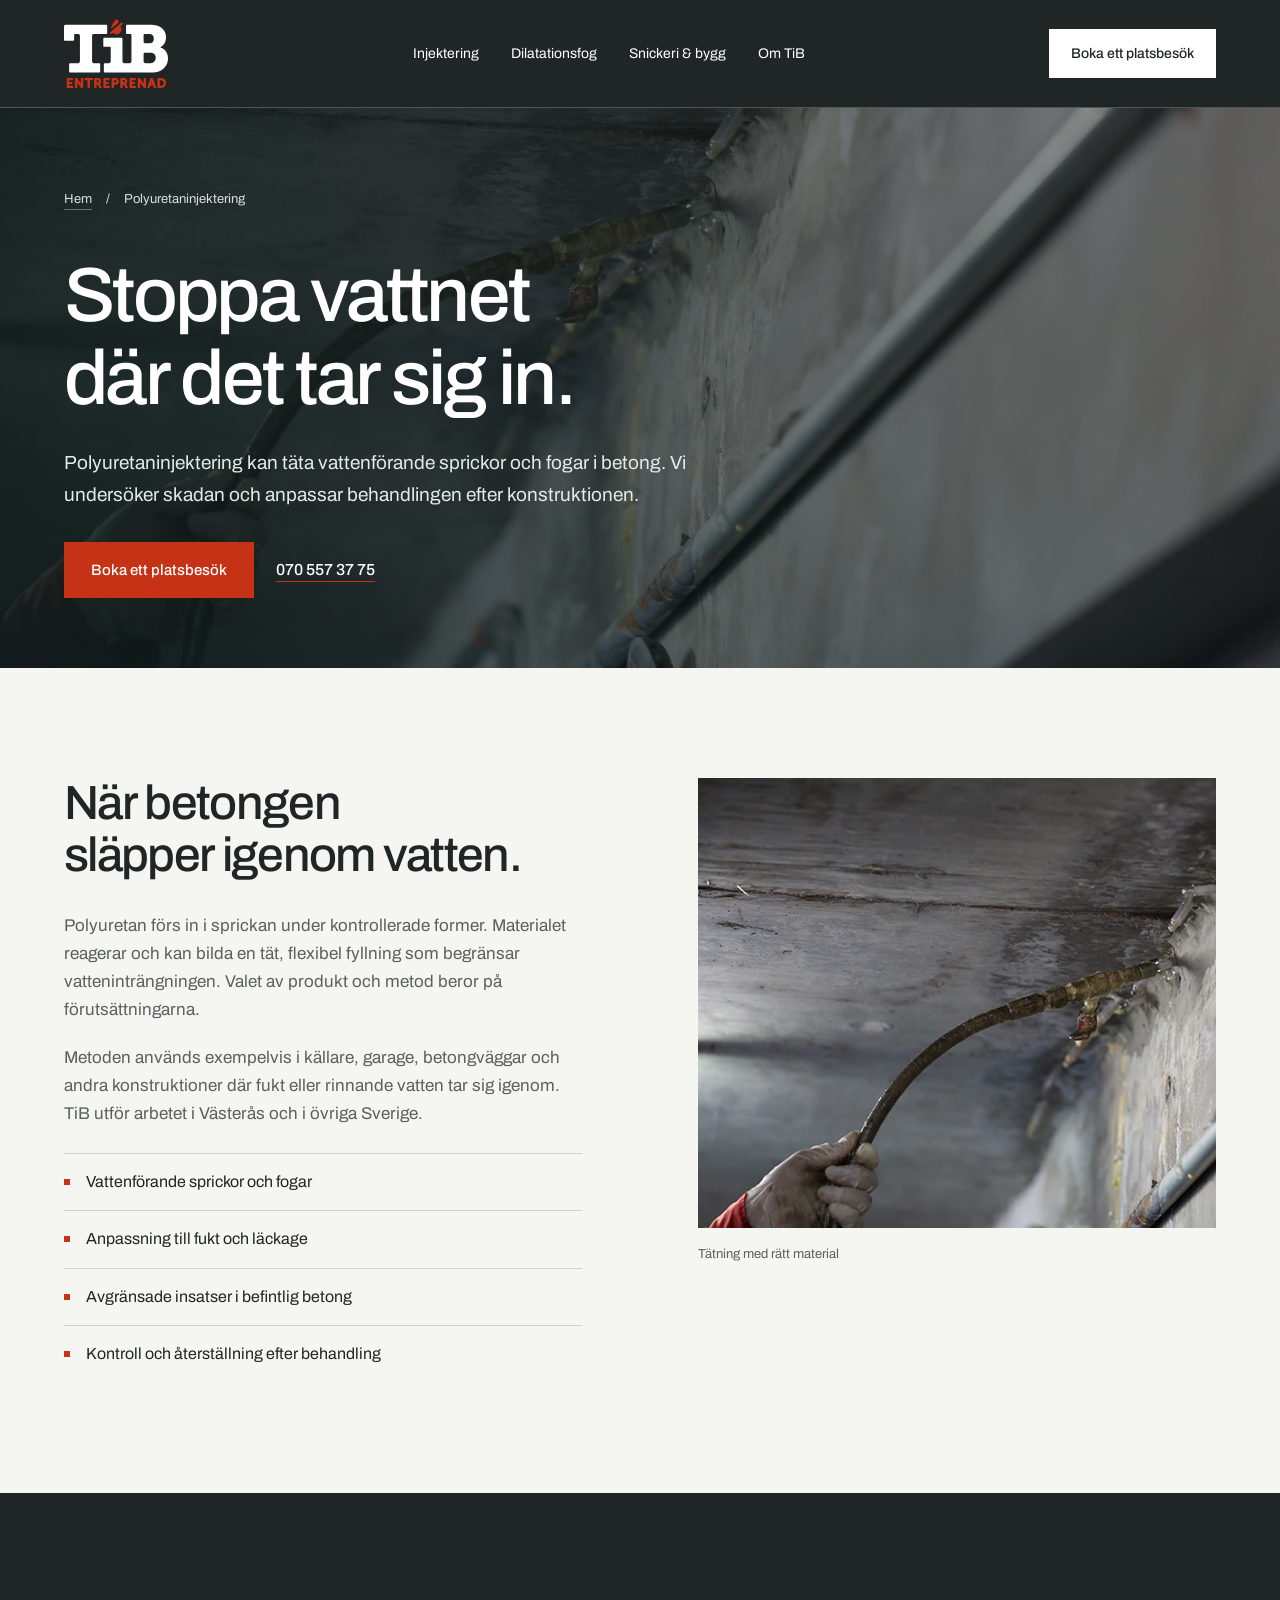
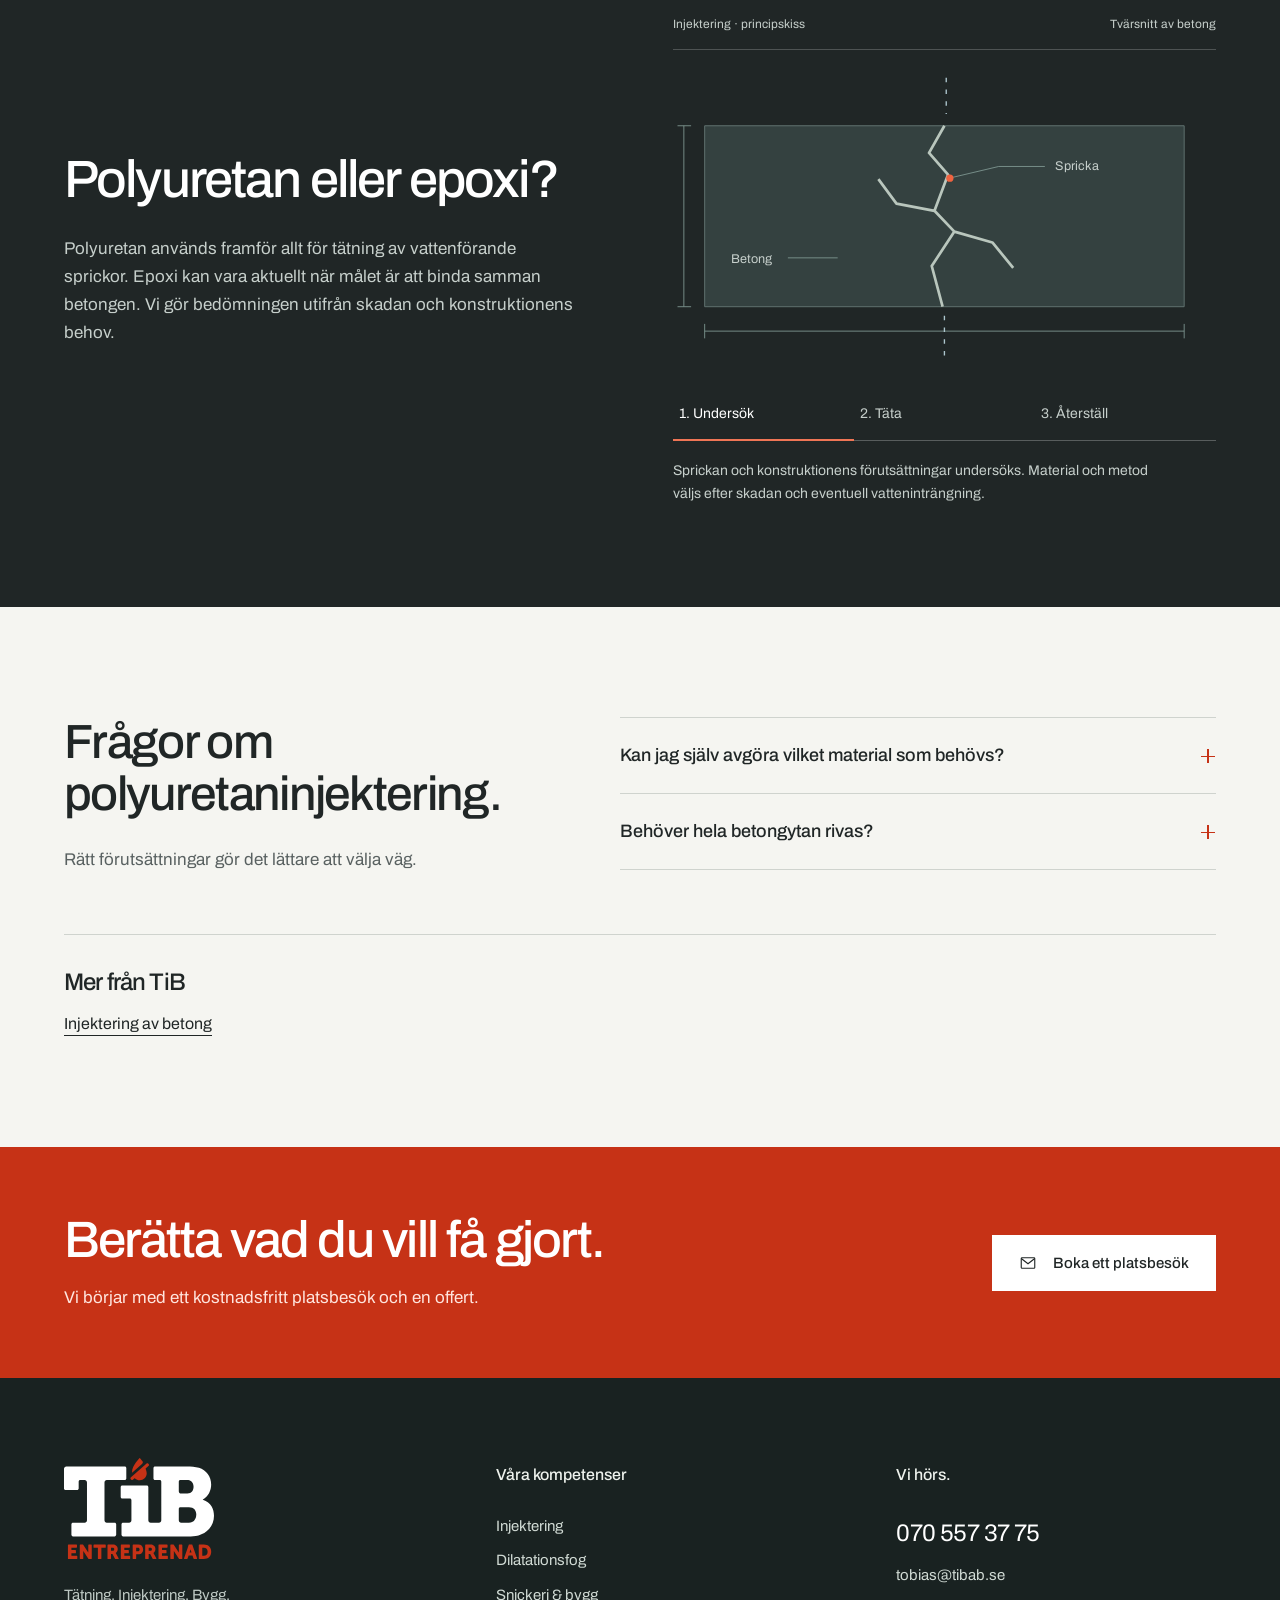
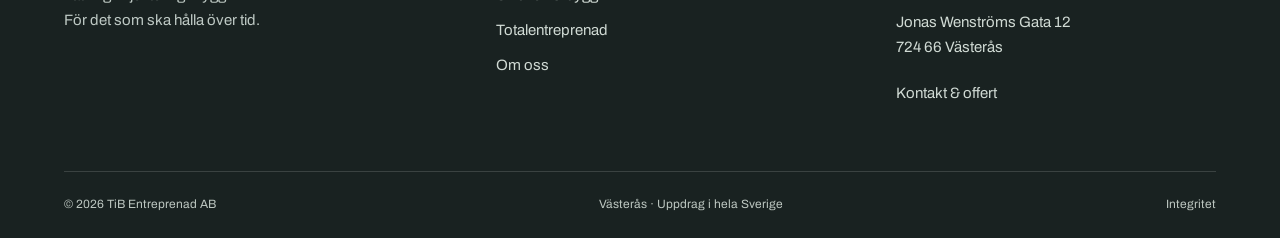
<file: injektering-betong/polyuretan-injektering/index.html>
<!doctype html><html lang="sv"><head><meta charset="utf-8"><meta name="viewport" content="width=device-width,initial-scale=1"><title>Polyuretaninjektering | TiB Entreprenad, Västerås</title><meta name="description" content="Polyuretaninjektering kan täta vattenförande sprickor och fogar i betong. Vi undersöker skadan och anpassar behandlingen efter konstruktionen."><meta name="theme-color" content="#202626"><link rel="icon" href="../../assets/favicon.png"><link rel="canonical" href="https://tib-entreprenad-vasteras.carlzzon121.chatgpt.site/injektering-betong/polyuretan-injektering/"><meta property="og:type" content="website"><meta property="og:locale" content="sv_SE"><meta property="og:title" content="Polyuretaninjektering | TiB Entreprenad, Västerås"><meta property="og:description" content="Polyuretaninjektering kan täta vattenförande sprickor och fogar i betong. Vi undersöker skadan och anpassar behandlingen efter konstruktionen."><meta property="og:image" content="https://tib-entreprenad-vasteras.carlzzon121.chatgpt.site/assets/injektering.webp"><meta property="og:url" content="https://tib-entreprenad-vasteras.carlzzon121.chatgpt.site/injektering-betong/polyuretan-injektering/"><link rel="preload" as="font" type="font/ttf" href="../../assets/fonts/archivo-500.ttf" crossorigin><link rel="stylesheet" href="../../styles.css"><script src="../../app.js" defer></script><script type="application/ld+json">{"@context": "https://schema.org", "@type": "GeneralContractor", "name": "TiB Entreprenad AB", "url": "https://tib-entreprenad-vasteras.carlzzon121.chatgpt.site/", "image": "https://tib-entreprenad-vasteras.carlzzon121.chatgpt.site/assets/injektering.webp", "telephone": "+46705573775", "email": "tobias@tibab.se", "address": {"@type": "PostalAddress", "streetAddress": "Jonas Wenströms Gata 12", "postalCode": "724 66", "addressLocality": "Västerås", "addressCountry": "SE"}, "areaServed": ["Västerås", "Sverige"]}</script></head><body><a class="skip" href="#main">Till innehållet</a><header class="site-header solid"><a class="brand" href="../../index.html" aria-label="TiB Entreprenad – startsida"><img class="" src="../../assets/logo-light.svg" alt="TiB Entreprenad" loading="eager" decoding="async"></a><nav class="header-links" aria-label="Huvudmeny"><a href="../../injektering-betong/index.html" >Injektering</a><a href="../../dilatationsfog/index.html" >Dilatationsfog</a><a href="../../snickare-vasteras/index.html" >Snickeri & bygg</a><a href="../../om-oss/index.html" >Om TiB</a></nav><a class="header-cta" href="../../kontakta-oss/index.html">Boka ett platsbesök</a><button class="menu-toggle" aria-expanded="false" aria-controls="mobile-nav"><span>Meny</span><svg viewBox="0 0 24 24" fill="none" stroke="currentColor" stroke-width="1.4" aria-hidden="true"><path d="M3 8h18M3 16h18"/></svg></button></header><nav class="mobile-nav" id="mobile-nav" aria-label="Mobilmeny" hidden><a href="../../injektering-betong/index.html" >Injektering</a><a href="../../dilatationsfog/index.html" >Dilatationsfog</a><a href="../../snickare-vasteras/index.html" >Snickeri & bygg</a><a href="../../om-oss/index.html" >Om TiB</a><a href="../../kontakta-oss/index.html">Kontakta oss</a><a class="mobile-contact" href="tel:+46705573775">070 557 37 75</a></nav><main id="main"><section class="page-hero"><img class="" src="../../assets/injektering.webp" alt="Illustration av polyuretaninjektering" loading="eager" decoding="async"><div class="container page-hero-body"><nav class="breadcrumbs" aria-label="Brödsmulor"><a href="../../index.html">Hem</a><span>/</span><span>Polyuretaninjektering</span></nav><h1>Stoppa vattnet<br>där det tar sig in.</h1><p>Polyuretaninjektering kan täta vattenförande sprickor och fogar i betong. Vi undersöker skadan och anpassar behandlingen efter konstruktionen.</p><div class="actions"><a class="button" href="../../kontakta-oss/index.html?tjanst=Polyuretaninjektering">Boka ett platsbesök</a><a class="text-link" href="tel:+46705573775">070 557 37 75</a></div></div></section><section class="container section"><div class="content-grid"><div><h2>När betongen<br>släpper igenom vatten.</h2><p>Polyuretan förs in i sprickan under kontrollerade former. Materialet reagerar och kan bilda en tät, flexibel fyllning som begränsar vatteninträngningen. Valet av produkt och metod beror på förutsättningarna.</p><p>Metoden används exempelvis i källare, garage, betongväggar och andra konstruktioner där fukt eller rinnande vatten tar sig igenom. TiB utför arbetet i Västerås och i övriga Sverige.</p><ul class="bullet-list"><li>Vattenförande sprickor och fogar</li><li>Anpassning till fukt och läckage</li><li>Avgränsade insatser i befintlig betong</li><li>Kontroll och återställning efter behandling</li></ul></div><figure class="detail-image"><img class="" src="../../assets/injektering-detail.webp" alt="Polyuretaninjektering – illustration av arbetsområdet" loading="lazy" decoding="async"><figcaption>Tätning med rätt material</figcaption></figure></div></section><section class="precision"><div class="container precision-grid"><div><h2>Polyuretan eller epoxi?</h2><p>Polyuretan används framför allt för tätning av vattenförande sprickor. Epoxi kan vara aktuellt när målet är att binda samman betongen. Vi gör bedömningen utifrån skadan och konstruktionens behov.</p></div><div class="diagram" data-step="0"><div class="diagram-caption"><span>Injektering · principskiss</span><span>Tvärsnitt av betong</span></div><svg viewBox="0 0 600 320" role="img" aria-label="Principskiss: en spricka i betong fylls med injekteringsmaterial. Schematisk illustration, inte en arbetsritning."><path class="concrete" d="M35 55H565V255H35Z"/><path class="measure" d="M20 55H5M20 255H5M12 55V255M35 274V290M565 274V290M35 282H565"/><path class="crack" d="m300 55-17 30 21 24-15 40 22 23-25 38 12 45m-9-106-42-8-20-27m84 58 42 12 23 28"/><path class="resin" d="m300 55-17 30 21 24-15 40 22 23-25 38 12 45m-9-106-42-8-20-27m84 58 42 12 23 28"/><path class="flow" d="M302 2V42M300 265V313"/><path class="seal" d="M278 56h43"/><path class="measure" d="M411 100H360l-55 13M182 201h-55"/><text x="422" y="104">Spricka</text><text x="64" y="207">Betong</text><circle cx="306" cy="113" r="4" fill="#f06340"/></svg><div class="diagram-controls" role="group" aria-label="Steg i injekteringen"><button data-diagram-step="0" aria-pressed="true">1. Undersök</button><button data-diagram-step="1" aria-pressed="false">2. Täta</button><button data-diagram-step="2" aria-pressed="false">3. Återställ</button></div><p class="diagram-description" aria-live="polite">Sprickan och konstruktionens förutsättningar undersöks. Material och metod väljs efter skadan och eventuell vatteninträngning.</p></div></div></section><section class="container section"><div class="faq-grid" style="padding-top:0;border:0"><div><h2>Frågor om<br>polyuretaninjektering.</h2><p>Rätt förutsättningar gör det lättare att välja väg.</p></div><div class="faq-list"><details><summary>Kan jag själv avgöra vilket material som behövs?</summary><p>Det är inte alltid möjligt utifrån en synlig spricka. Bland annat rörelser, vattenflöde och konstruktionens användning behöver bedömas. Vi hjälper dig med den genomgången.</p></details><details><summary>Behöver hela betongytan rivas?</summary><p>Injektering är ofta en riktad behandling där material förs in i sprickor och hålrum. Om ytterligare åtgärder behövs går vi igenom dem före arbetets start.</p></details></div></div><div class="related"><h3>Mer från TiB</h3><div class="related-links"><a href="../../injektering-betong/index.html">Injektering av betong</a></div></div></section></main><section class="cta-band"><div class="container cta-inner"><div><h2>Berätta vad du vill få gjort.</h2><p>Vi börjar med ett kostnadsfritt platsbesök och en offert.</p></div><a class="button light" href="../../kontakta-oss/index.html"><svg viewBox="0 0 24 24" fill="none" stroke="currentColor" stroke-width="1.5" aria-hidden="true"><rect x="3" y="5" width="18" height="14" rx="1"/><path d="m3 6 9 7 9-7"/></svg> Boka ett platsbesök</a></div></section><footer class="site-footer"><div class="container"><div class="footer-top"><div class="footer-brand"><img class="" src="../../assets/logo-light.svg" alt="TiB Entreprenad" loading="lazy" decoding="async"><p>Tätning. Injektering. Bygg.<br>För det som ska hålla över tid.</p></div><div class="footer-column"><h2>Våra kompetenser</h2><a href="../../injektering-betong/index.html">Injektering</a><a href="../../dilatationsfog/index.html">Dilatationsfog</a><a href="../../snickare-vasteras/index.html">Snickeri & bygg</a><a href="../../snickare-vasteras/totalentreprenad-vasteras/index.html">Totalentreprenad</a><a href="../../om-oss/index.html">Om oss</a></div><div class="footer-column"><h2>Vi hörs.</h2><a class="big-contact" href="tel:+46705573775">070 557 37 75</a><a href="mailto:tobias@tibab.se">tobias@tibab.se</a><address>Jonas Wenströms Gata 12<br>724 66 Västerås</address><a href="../../kontakta-oss/index.html">Kontakt & offert</a></div></div><div class="footer-bottom"><span>© 2026 TiB Entreprenad AB</span><span>Västerås · Uppdrag i hela Sverige</span><a href="../../integritet/index.html">Integritet</a></div></div></footer></body></html>
</file>
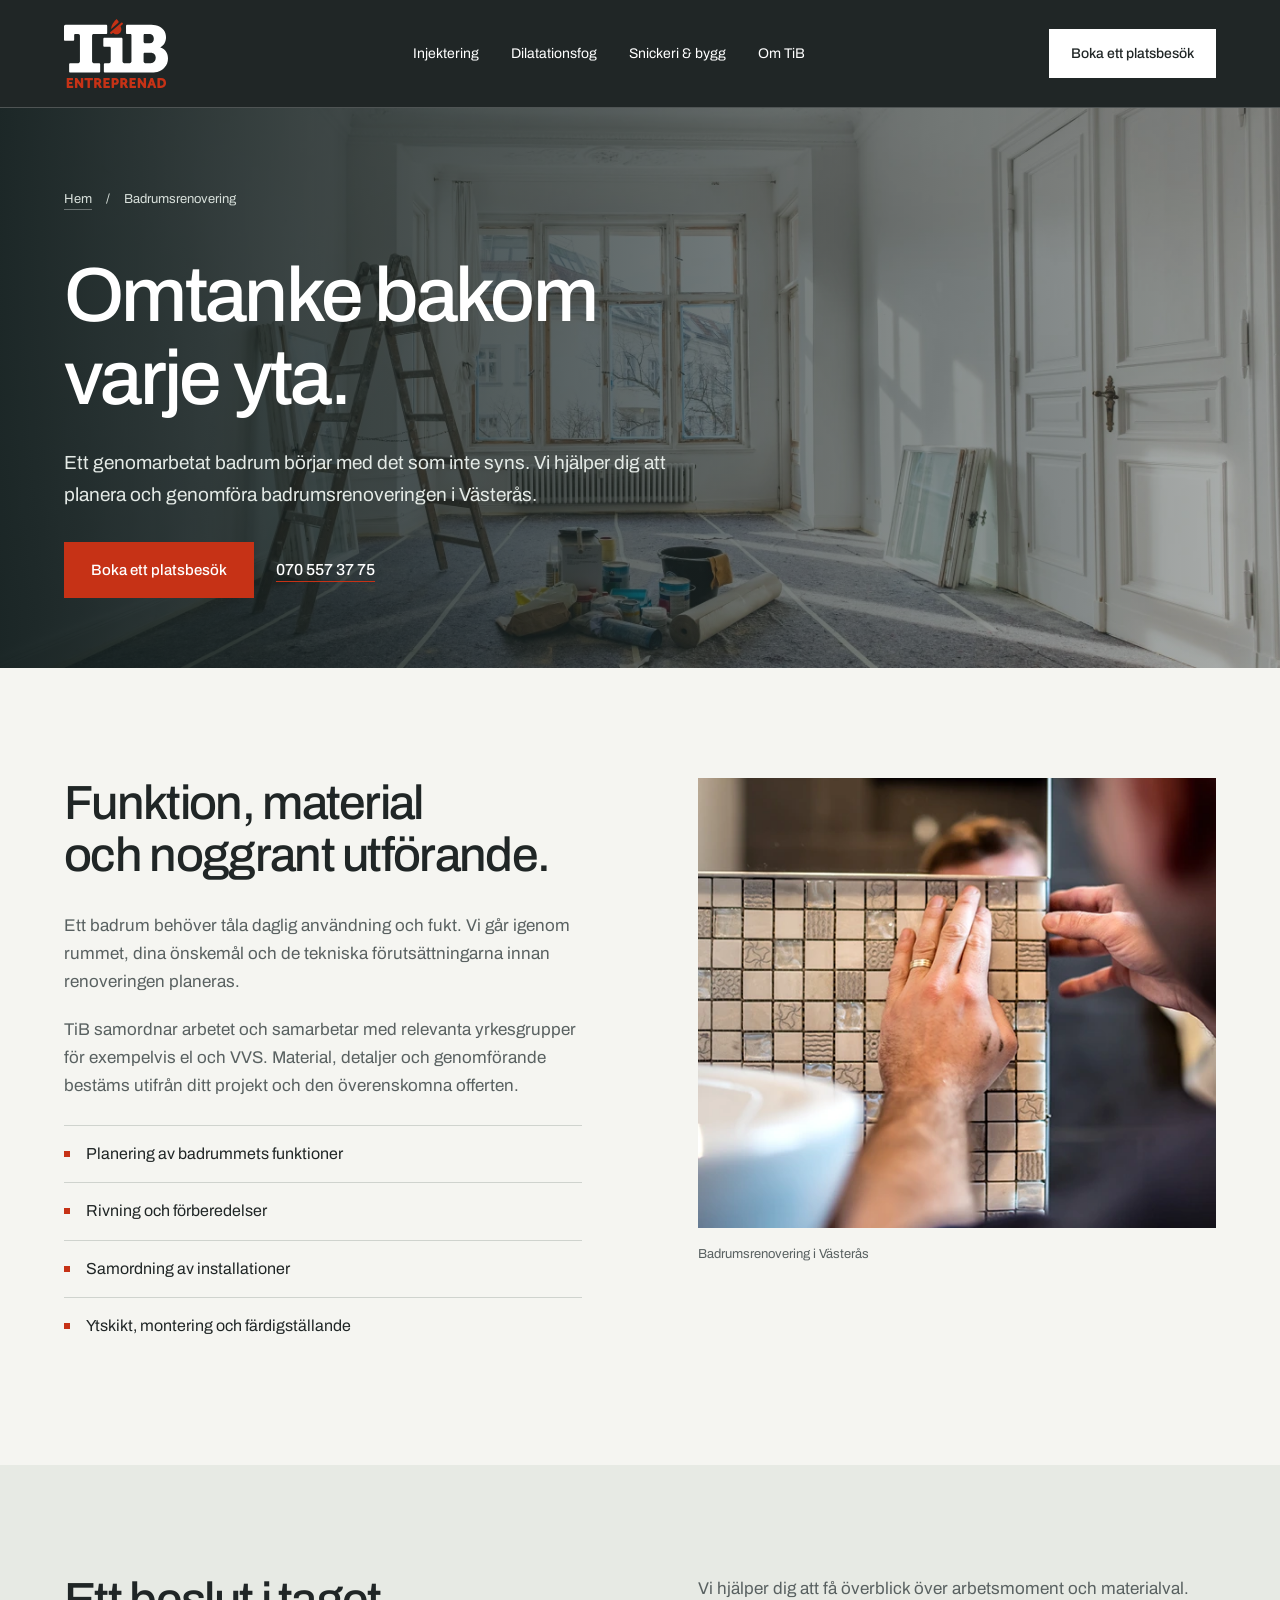
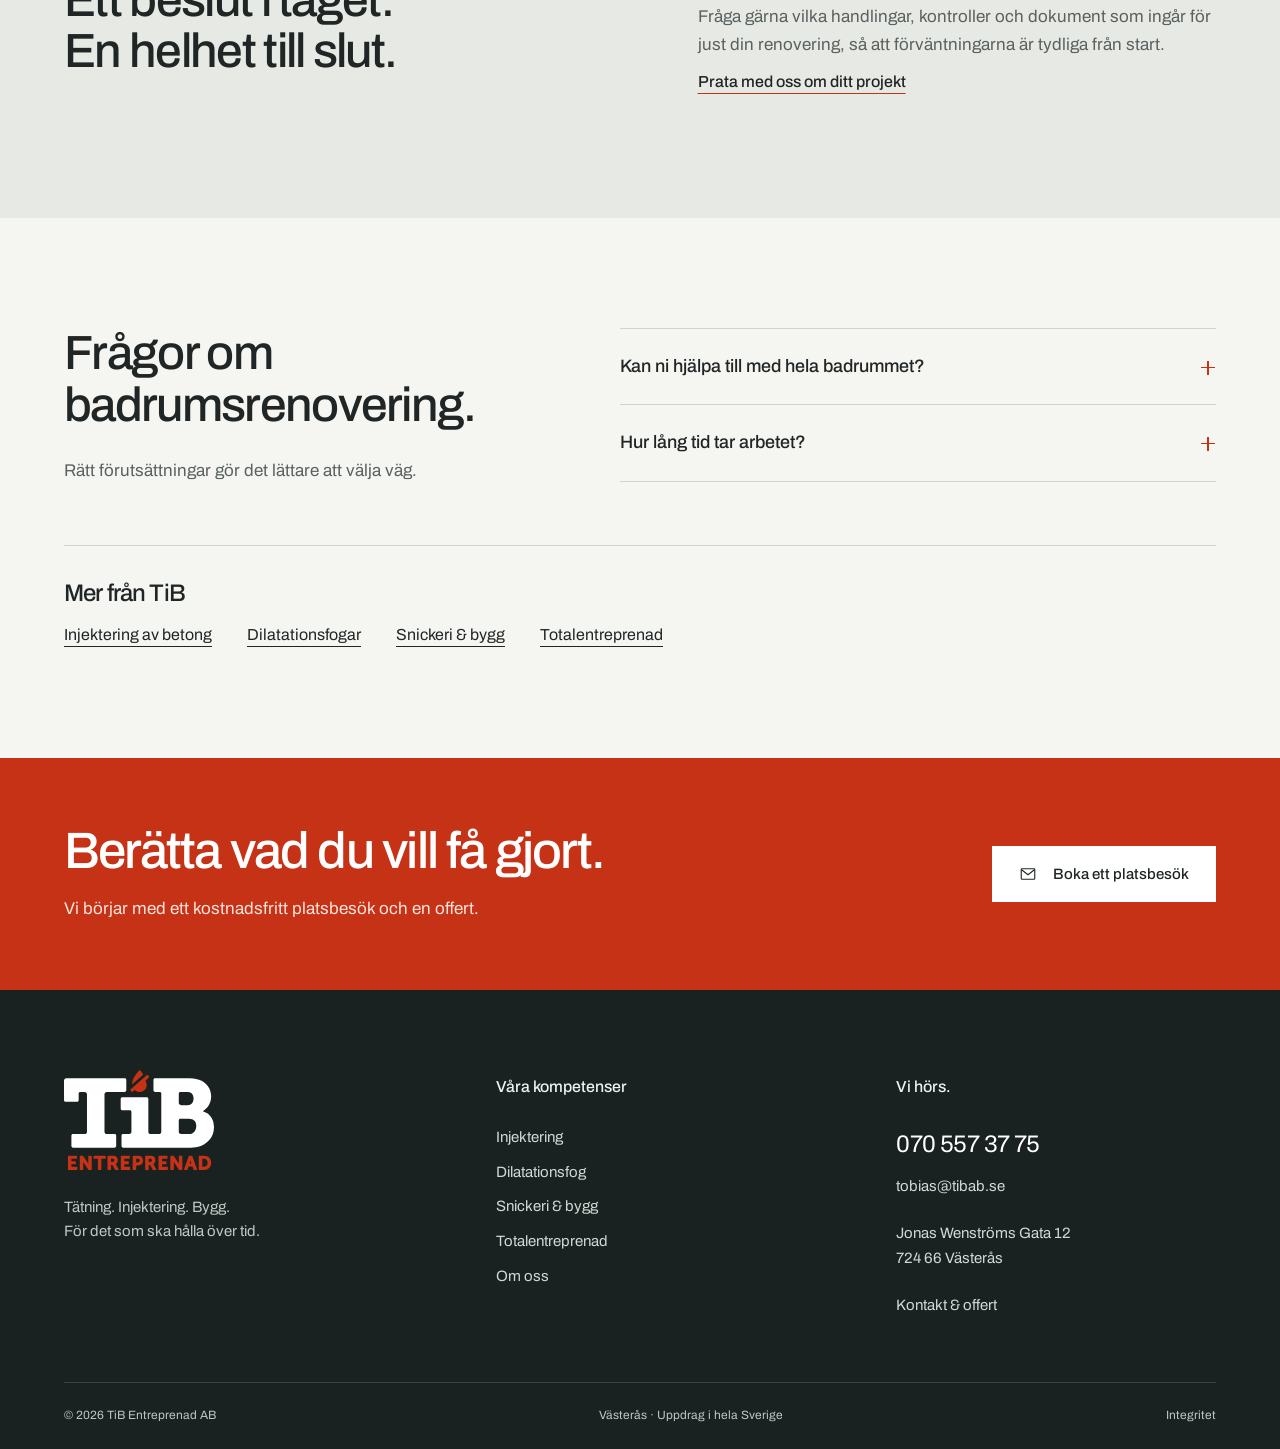
<file: snickare-vasteras/badrumsrenovering-vasteras/index.html>
<!doctype html><html lang="sv"><head><meta charset="utf-8"><meta name="viewport" content="width=device-width,initial-scale=1"><title>Badrumsrenovering | TiB Entreprenad, Västerås</title><meta name="description" content="Ett genomarbetat badrum börjar med det som inte syns. Vi hjälper dig att planera och genomföra badrumsrenoveringen i Västerås."><meta name="theme-color" content="#202626"><link rel="icon" href="../../assets/favicon.png"><link rel="canonical" href="https://tib-entreprenad-vasteras.carlzzon121.chatgpt.site/snickare-vasteras/badrumsrenovering-vasteras/"><meta property="og:type" content="website"><meta property="og:locale" content="sv_SE"><meta property="og:title" content="Badrumsrenovering | TiB Entreprenad, Västerås"><meta property="og:description" content="Ett genomarbetat badrum börjar med det som inte syns. Vi hjälper dig att planera och genomföra badrumsrenoveringen i Västerås."><meta property="og:image" content="https://tib-entreprenad-vasteras.carlzzon121.chatgpt.site/assets/renovering-hero.webp"><meta property="og:url" content="https://tib-entreprenad-vasteras.carlzzon121.chatgpt.site/snickare-vasteras/badrumsrenovering-vasteras/"><link rel="preload" as="font" type="font/ttf" href="../../assets/fonts/archivo-500.ttf" crossorigin><link rel="stylesheet" href="../../styles.css"><script src="../../app.js" defer></script><script type="application/ld+json">{"@context": "https://schema.org", "@type": "GeneralContractor", "name": "TiB Entreprenad AB", "url": "https://tib-entreprenad-vasteras.carlzzon121.chatgpt.site/", "image": "https://tib-entreprenad-vasteras.carlzzon121.chatgpt.site/assets/renovering-hero.webp", "telephone": "+46705573775", "email": "tobias@tibab.se", "address": {"@type": "PostalAddress", "streetAddress": "Jonas Wenströms Gata 12", "postalCode": "724 66", "addressLocality": "Västerås", "addressCountry": "SE"}, "areaServed": ["Västerås", "Sverige"]}</script></head><body><a class="skip" href="#main">Till innehållet</a><header class="site-header solid"><a class="brand" href="../../index.html" aria-label="TiB Entreprenad – startsida"><img class="" src="../../assets/logo-light.svg" alt="TiB Entreprenad" loading="eager" decoding="async"></a><nav class="header-links" aria-label="Huvudmeny"><a href="../../injektering-betong/index.html" >Injektering</a><a href="../../dilatationsfog/index.html" >Dilatationsfog</a><a href="../../snickare-vasteras/index.html" >Snickeri & bygg</a><a href="../../om-oss/index.html" >Om TiB</a></nav><a class="header-cta" href="../../kontakta-oss/index.html">Boka ett platsbesök</a><button class="menu-toggle" aria-expanded="false" aria-controls="mobile-nav"><span>Meny</span><svg viewBox="0 0 24 24" fill="none" stroke="currentColor" stroke-width="1.4" aria-hidden="true"><path d="M3 8h18M3 16h18"/></svg></button></header><nav class="mobile-nav" id="mobile-nav" aria-label="Mobilmeny" hidden><a href="../../injektering-betong/index.html" >Injektering</a><a href="../../dilatationsfog/index.html" >Dilatationsfog</a><a href="../../snickare-vasteras/index.html" >Snickeri & bygg</a><a href="../../om-oss/index.html" >Om TiB</a><a href="../../kontakta-oss/index.html">Kontakta oss</a><a class="mobile-contact" href="tel:+46705573775">070 557 37 75</a></nav><main id="main"><section class="page-hero"><img class="" src="../../assets/renovering-hero.webp" alt="Illustration av badrumsrenovering" loading="eager" decoding="async"><div class="container page-hero-body"><nav class="breadcrumbs" aria-label="Brödsmulor"><a href="../../index.html">Hem</a><span>/</span><span>Badrumsrenovering</span></nav><h1>Omtanke bakom<br>varje yta.</h1><p>Ett genomarbetat badrum börjar med det som inte syns. Vi hjälper dig att planera och genomföra badrumsrenoveringen i Västerås.</p><div class="actions"><a class="button" href="../../kontakta-oss/index.html?tjanst=Badrumsrenovering">Boka ett platsbesök</a><a class="text-link" href="tel:+46705573775">070 557 37 75</a></div></div></section><section class="container section"><div class="content-grid"><div><h2>Funktion, material<br>och noggrant utförande.</h2><p>Ett badrum behöver tåla daglig användning och fukt. Vi går igenom rummet, dina önskemål och de tekniska förutsättningarna innan renoveringen planeras.</p><p>TiB samordnar arbetet och samarbetar med relevanta yrkesgrupper för exempelvis el och VVS. Material, detaljer och genomförande bestäms utifrån ditt projekt och den överenskomna offerten.</p><ul class="bullet-list"><li>Planering av badrummets funktioner</li><li>Rivning och förberedelser</li><li>Samordning av installationer</li><li>Ytskikt, montering och färdigställande</li></ul></div><figure class="detail-image"><img class="" src="../../assets/badrum.webp" alt="Badrumsrenovering – illustration av arbetsområdet" loading="lazy" decoding="async"><figcaption>Badrumsrenovering i Västerås</figcaption></figure></div></section><section class="approach section"><div class="container content-grid"><h2>Ett beslut i taget. En helhet till slut.</h2><div><p>Vi hjälper dig att få överblick över arbetsmoment och materialval. Fråga gärna vilka handlingar, kontroller och dokument som ingår för just din renovering, så att förväntningarna är tydliga från start.</p><a class="text-link" href="../../kontakta-oss/index.html">Prata med oss om ditt projekt</a></div></div></section><section class="container section"><div class="faq-grid" style="padding-top:0;border:0"><div><h2>Frågor om<br>badrumsrenovering.</h2><p>Rätt förutsättningar gör det lättare att välja väg.</p></div><div class="faq-list"><details><summary>Kan ni hjälpa till med hela badrummet?</summary><p>Ja, vi erbjuder en samordnad renovering. Vilka moment som ingår specificeras i offerten.</p></details><details><summary>Hur lång tid tar arbetet?</summary><p>Det beror på rummets förutsättningar, renoveringens omfattning och valda material. Du får en plan för det aktuella projektet efter genomgången.</p></details></div></div><div class="related"><h3>Mer från TiB</h3><div class="related-links"><a href="../../injektering-betong/index.html">Injektering av betong</a><a href="../../dilatationsfog/index.html">Dilatationsfogar</a><a href="../../snickare-vasteras/index.html">Snickeri & bygg</a><a href="../../snickare-vasteras/totalentreprenad-vasteras/index.html">Totalentreprenad</a></div></div></section></main><section class="cta-band"><div class="container cta-inner"><div><h2>Berätta vad du vill få gjort.</h2><p>Vi börjar med ett kostnadsfritt platsbesök och en offert.</p></div><a class="button light" href="../../kontakta-oss/index.html"><svg viewBox="0 0 24 24" fill="none" stroke="currentColor" stroke-width="1.5" aria-hidden="true"><rect x="3" y="5" width="18" height="14" rx="1"/><path d="m3 6 9 7 9-7"/></svg> Boka ett platsbesök</a></div></section><footer class="site-footer"><div class="container"><div class="footer-top"><div class="footer-brand"><img class="" src="../../assets/logo-light.svg" alt="TiB Entreprenad" loading="lazy" decoding="async"><p>Tätning. Injektering. Bygg.<br>För det som ska hålla över tid.</p></div><div class="footer-column"><h2>Våra kompetenser</h2><a href="../../injektering-betong/index.html">Injektering</a><a href="../../dilatationsfog/index.html">Dilatationsfog</a><a href="../../snickare-vasteras/index.html">Snickeri & bygg</a><a href="../../snickare-vasteras/totalentreprenad-vasteras/index.html">Totalentreprenad</a><a href="../../om-oss/index.html">Om oss</a></div><div class="footer-column"><h2>Vi hörs.</h2><a class="big-contact" href="tel:+46705573775">070 557 37 75</a><a href="mailto:tobias@tibab.se">tobias@tibab.se</a><address>Jonas Wenströms Gata 12<br>724 66 Västerås</address><a href="../../kontakta-oss/index.html">Kontakt & offert</a></div></div><div class="footer-bottom"><span>© 2026 TiB Entreprenad AB</span><span>Västerås · Uppdrag i hela Sverige</span><a href="../../integritet/index.html">Integritet</a></div></div></footer></body></html>
</file>
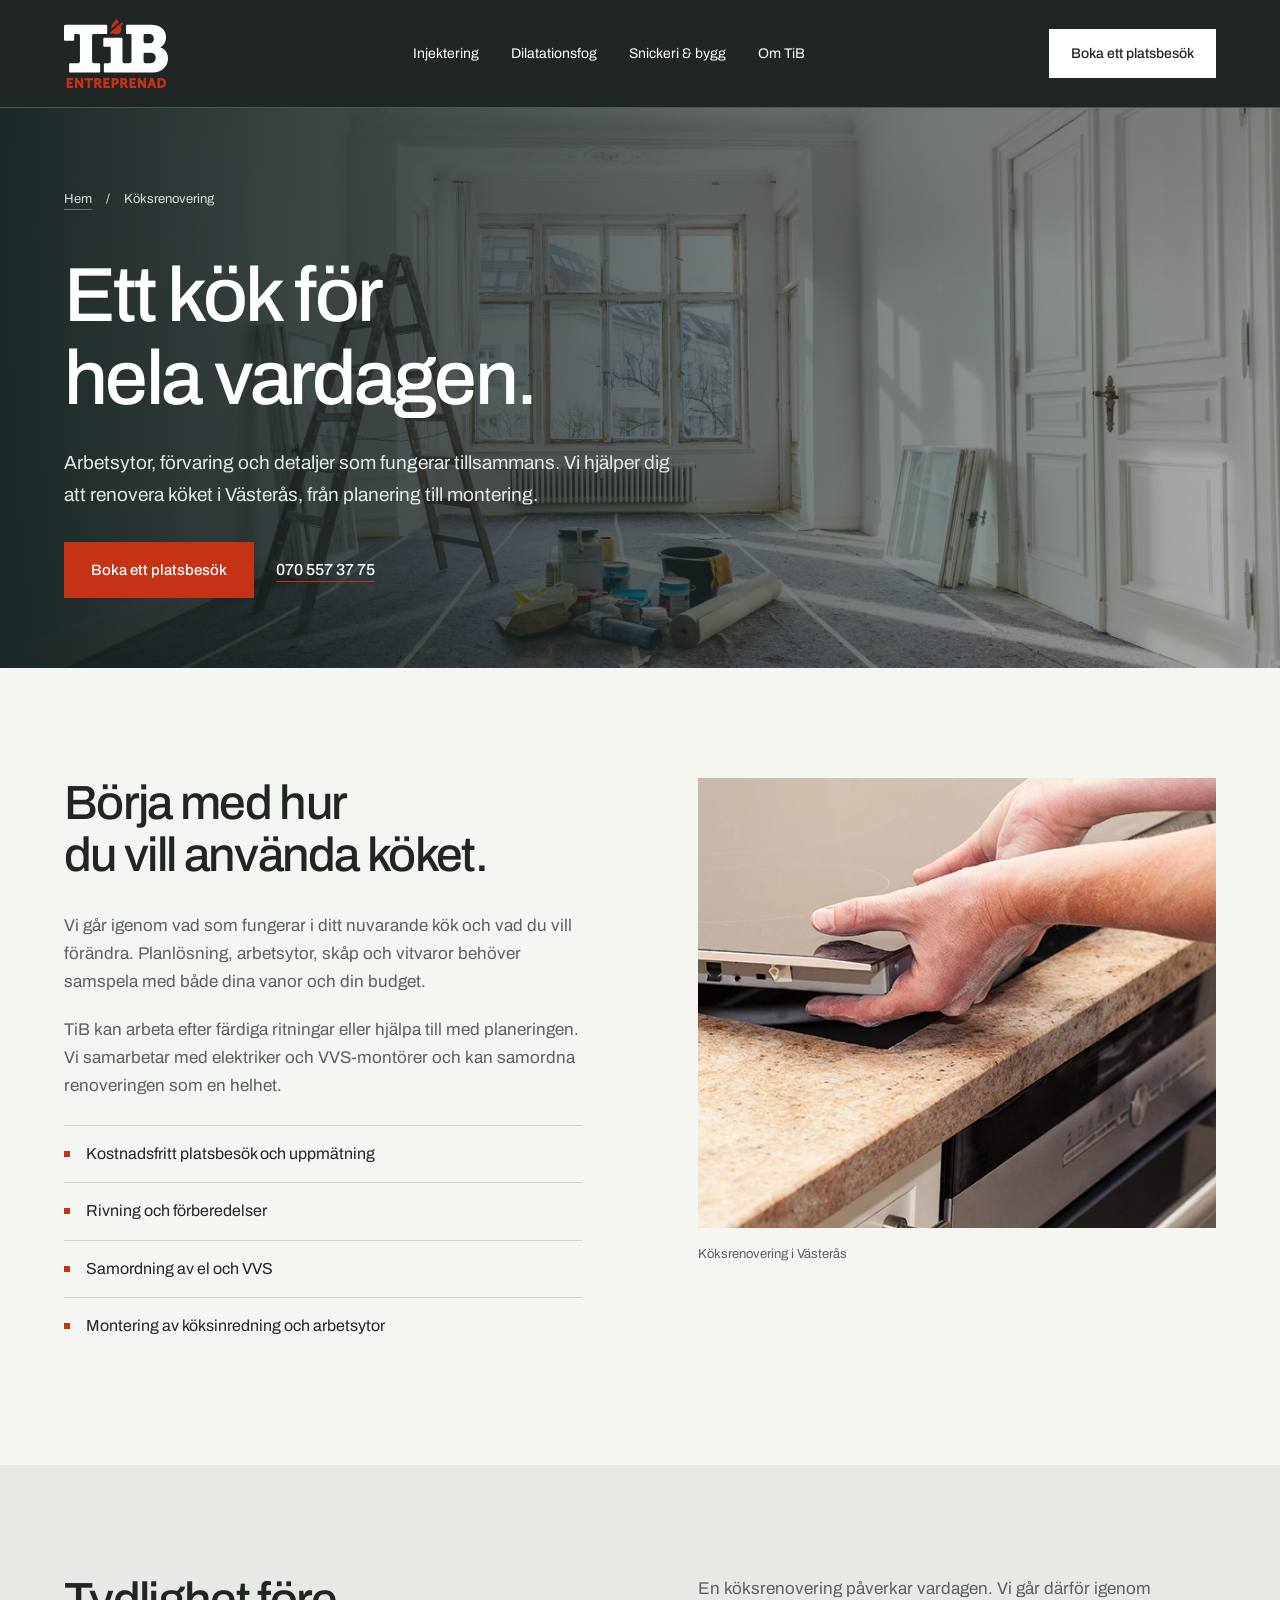
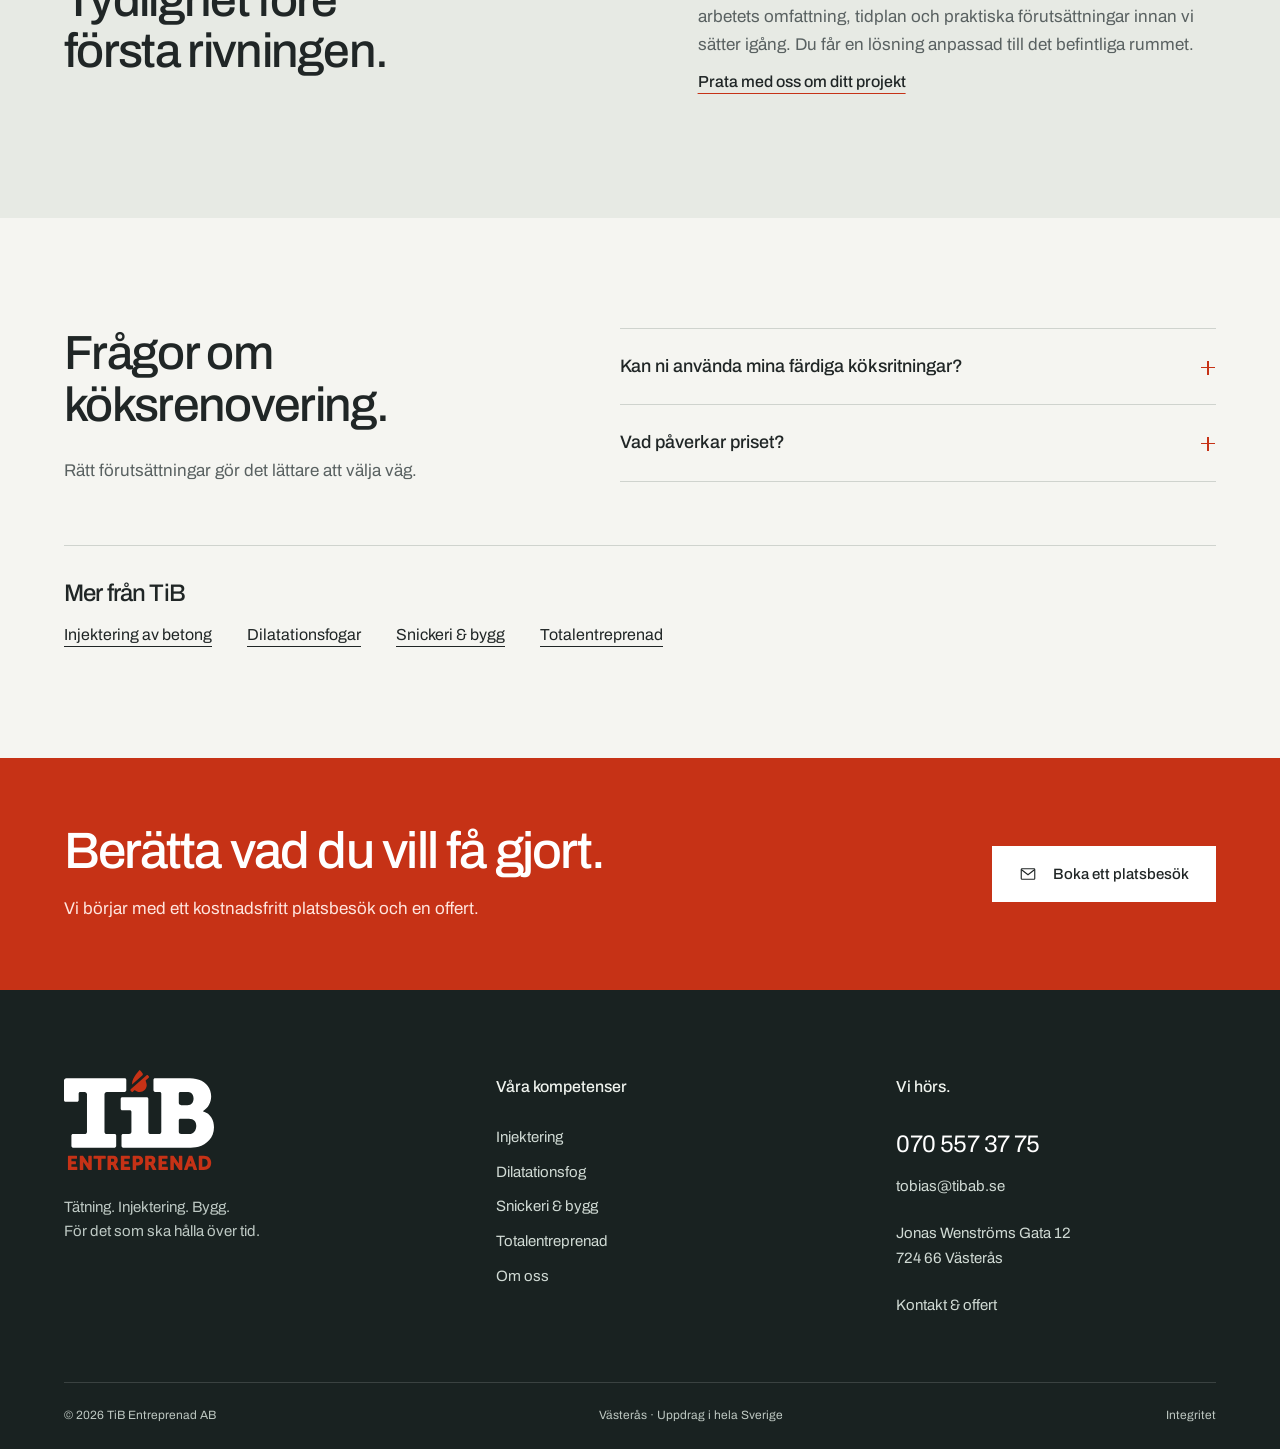
<file: snickare-vasteras/koksrenovering-vasteras/index.html>
<!doctype html><html lang="sv"><head><meta charset="utf-8"><meta name="viewport" content="width=device-width,initial-scale=1"><title>Köksrenovering | TiB Entreprenad, Västerås</title><meta name="description" content="Arbetsytor, förvaring och detaljer som fungerar tillsammans. Vi hjälper dig att renovera köket i Västerås, från planering till montering."><meta name="theme-color" content="#202626"><link rel="icon" href="../../assets/favicon.png"><link rel="canonical" href="https://tib-entreprenad-vasteras.carlzzon121.chatgpt.site/snickare-vasteras/koksrenovering-vasteras/"><meta property="og:type" content="website"><meta property="og:locale" content="sv_SE"><meta property="og:title" content="Köksrenovering | TiB Entreprenad, Västerås"><meta property="og:description" content="Arbetsytor, förvaring och detaljer som fungerar tillsammans. Vi hjälper dig att renovera köket i Västerås, från planering till montering."><meta property="og:image" content="https://tib-entreprenad-vasteras.carlzzon121.chatgpt.site/assets/renovering-hero.webp"><meta property="og:url" content="https://tib-entreprenad-vasteras.carlzzon121.chatgpt.site/snickare-vasteras/koksrenovering-vasteras/"><link rel="preload" as="font" type="font/ttf" href="../../assets/fonts/archivo-500.ttf" crossorigin><link rel="stylesheet" href="../../styles.css"><script src="../../app.js" defer></script><script type="application/ld+json">{"@context": "https://schema.org", "@type": "GeneralContractor", "name": "TiB Entreprenad AB", "url": "https://tib-entreprenad-vasteras.carlzzon121.chatgpt.site/", "image": "https://tib-entreprenad-vasteras.carlzzon121.chatgpt.site/assets/renovering-hero.webp", "telephone": "+46705573775", "email": "tobias@tibab.se", "address": {"@type": "PostalAddress", "streetAddress": "Jonas Wenströms Gata 12", "postalCode": "724 66", "addressLocality": "Västerås", "addressCountry": "SE"}, "areaServed": ["Västerås", "Sverige"]}</script></head><body><a class="skip" href="#main">Till innehållet</a><header class="site-header solid"><a class="brand" href="../../index.html" aria-label="TiB Entreprenad – startsida"><img class="" src="../../assets/logo-light.svg" alt="TiB Entreprenad" loading="eager" decoding="async"></a><nav class="header-links" aria-label="Huvudmeny"><a href="../../injektering-betong/index.html" >Injektering</a><a href="../../dilatationsfog/index.html" >Dilatationsfog</a><a href="../../snickare-vasteras/index.html" >Snickeri & bygg</a><a href="../../om-oss/index.html" >Om TiB</a></nav><a class="header-cta" href="../../kontakta-oss/index.html">Boka ett platsbesök</a><button class="menu-toggle" aria-expanded="false" aria-controls="mobile-nav"><span>Meny</span><svg viewBox="0 0 24 24" fill="none" stroke="currentColor" stroke-width="1.4" aria-hidden="true"><path d="M3 8h18M3 16h18"/></svg></button></header><nav class="mobile-nav" id="mobile-nav" aria-label="Mobilmeny" hidden><a href="../../injektering-betong/index.html" >Injektering</a><a href="../../dilatationsfog/index.html" >Dilatationsfog</a><a href="../../snickare-vasteras/index.html" >Snickeri & bygg</a><a href="../../om-oss/index.html" >Om TiB</a><a href="../../kontakta-oss/index.html">Kontakta oss</a><a class="mobile-contact" href="tel:+46705573775">070 557 37 75</a></nav><main id="main"><section class="page-hero"><img class="" src="../../assets/renovering-hero.webp" alt="Illustration av köksrenovering" loading="eager" decoding="async"><div class="container page-hero-body"><nav class="breadcrumbs" aria-label="Brödsmulor"><a href="../../index.html">Hem</a><span>/</span><span>Köksrenovering</span></nav><h1>Ett kök för<br>hela vardagen.</h1><p>Arbetsytor, förvaring och detaljer som fungerar tillsammans. Vi hjälper dig att renovera köket i Västerås, från planering till montering.</p><div class="actions"><a class="button" href="../../kontakta-oss/index.html?tjanst=K%C3%B6ksrenovering">Boka ett platsbesök</a><a class="text-link" href="tel:+46705573775">070 557 37 75</a></div></div></section><section class="container section"><div class="content-grid"><div><h2>Börja med hur<br>du vill använda köket.</h2><p>Vi går igenom vad som fungerar i ditt nuvarande kök och vad du vill förändra. Planlösning, arbetsytor, skåp och vitvaror behöver samspela med både dina vanor och din budget.</p><p>TiB kan arbeta efter färdiga ritningar eller hjälpa till med planeringen. Vi samarbetar med elektriker och VVS-montörer och kan samordna renoveringen som en helhet.</p><ul class="bullet-list"><li>Kostnadsfritt platsbesök och uppmätning</li><li>Rivning och förberedelser</li><li>Samordning av el och VVS</li><li>Montering av köksinredning och arbetsytor</li></ul></div><figure class="detail-image"><img class="" src="../../assets/kok.webp" alt="Köksrenovering – illustration av arbetsområdet" loading="lazy" decoding="async"><figcaption>Köksrenovering i Västerås</figcaption></figure></div></section><section class="approach section"><div class="container content-grid"><h2>Tydlighet före första rivningen.</h2><div><p>En köksrenovering påverkar vardagen. Vi går därför igenom arbetets omfattning, tidplan och praktiska förutsättningar innan vi sätter igång. Du får en lösning anpassad till det befintliga rummet.</p><a class="text-link" href="../../kontakta-oss/index.html">Prata med oss om ditt projekt</a></div></div></section><section class="container section"><div class="faq-grid" style="padding-top:0;border:0"><div><h2>Frågor om<br>köksrenovering.</h2><p>Rätt förutsättningar gör det lättare att välja väg.</p></div><div class="faq-list"><details><summary>Kan ni använda mina färdiga köksritningar?</summary><p>Ja. Vi arbetar både med befintliga ritningar och med projekt där planeringen behöver utvecklas tillsammans.</p></details><details><summary>Vad påverkar priset?</summary><p>Kökets storlek, material, omfattningen av rivning och eventuella ändringar av el och VVS. Ett platsbesök ger underlag för en tydlig offert.</p></details></div></div><div class="related"><h3>Mer från TiB</h3><div class="related-links"><a href="../../injektering-betong/index.html">Injektering av betong</a><a href="../../dilatationsfog/index.html">Dilatationsfogar</a><a href="../../snickare-vasteras/index.html">Snickeri & bygg</a><a href="../../snickare-vasteras/totalentreprenad-vasteras/index.html">Totalentreprenad</a></div></div></section></main><section class="cta-band"><div class="container cta-inner"><div><h2>Berätta vad du vill få gjort.</h2><p>Vi börjar med ett kostnadsfritt platsbesök och en offert.</p></div><a class="button light" href="../../kontakta-oss/index.html"><svg viewBox="0 0 24 24" fill="none" stroke="currentColor" stroke-width="1.5" aria-hidden="true"><rect x="3" y="5" width="18" height="14" rx="1"/><path d="m3 6 9 7 9-7"/></svg> Boka ett platsbesök</a></div></section><footer class="site-footer"><div class="container"><div class="footer-top"><div class="footer-brand"><img class="" src="../../assets/logo-light.svg" alt="TiB Entreprenad" loading="lazy" decoding="async"><p>Tätning. Injektering. Bygg.<br>För det som ska hålla över tid.</p></div><div class="footer-column"><h2>Våra kompetenser</h2><a href="../../injektering-betong/index.html">Injektering</a><a href="../../dilatationsfog/index.html">Dilatationsfog</a><a href="../../snickare-vasteras/index.html">Snickeri & bygg</a><a href="../../snickare-vasteras/totalentreprenad-vasteras/index.html">Totalentreprenad</a><a href="../../om-oss/index.html">Om oss</a></div><div class="footer-column"><h2>Vi hörs.</h2><a class="big-contact" href="tel:+46705573775">070 557 37 75</a><a href="mailto:tobias@tibab.se">tobias@tibab.se</a><address>Jonas Wenströms Gata 12<br>724 66 Västerås</address><a href="../../kontakta-oss/index.html">Kontakt & offert</a></div></div><div class="footer-bottom"><span>© 2026 TiB Entreprenad AB</span><span>Västerås · Uppdrag i hela Sverige</span><a href="../../integritet/index.html">Integritet</a></div></div></footer></body></html>
</file>
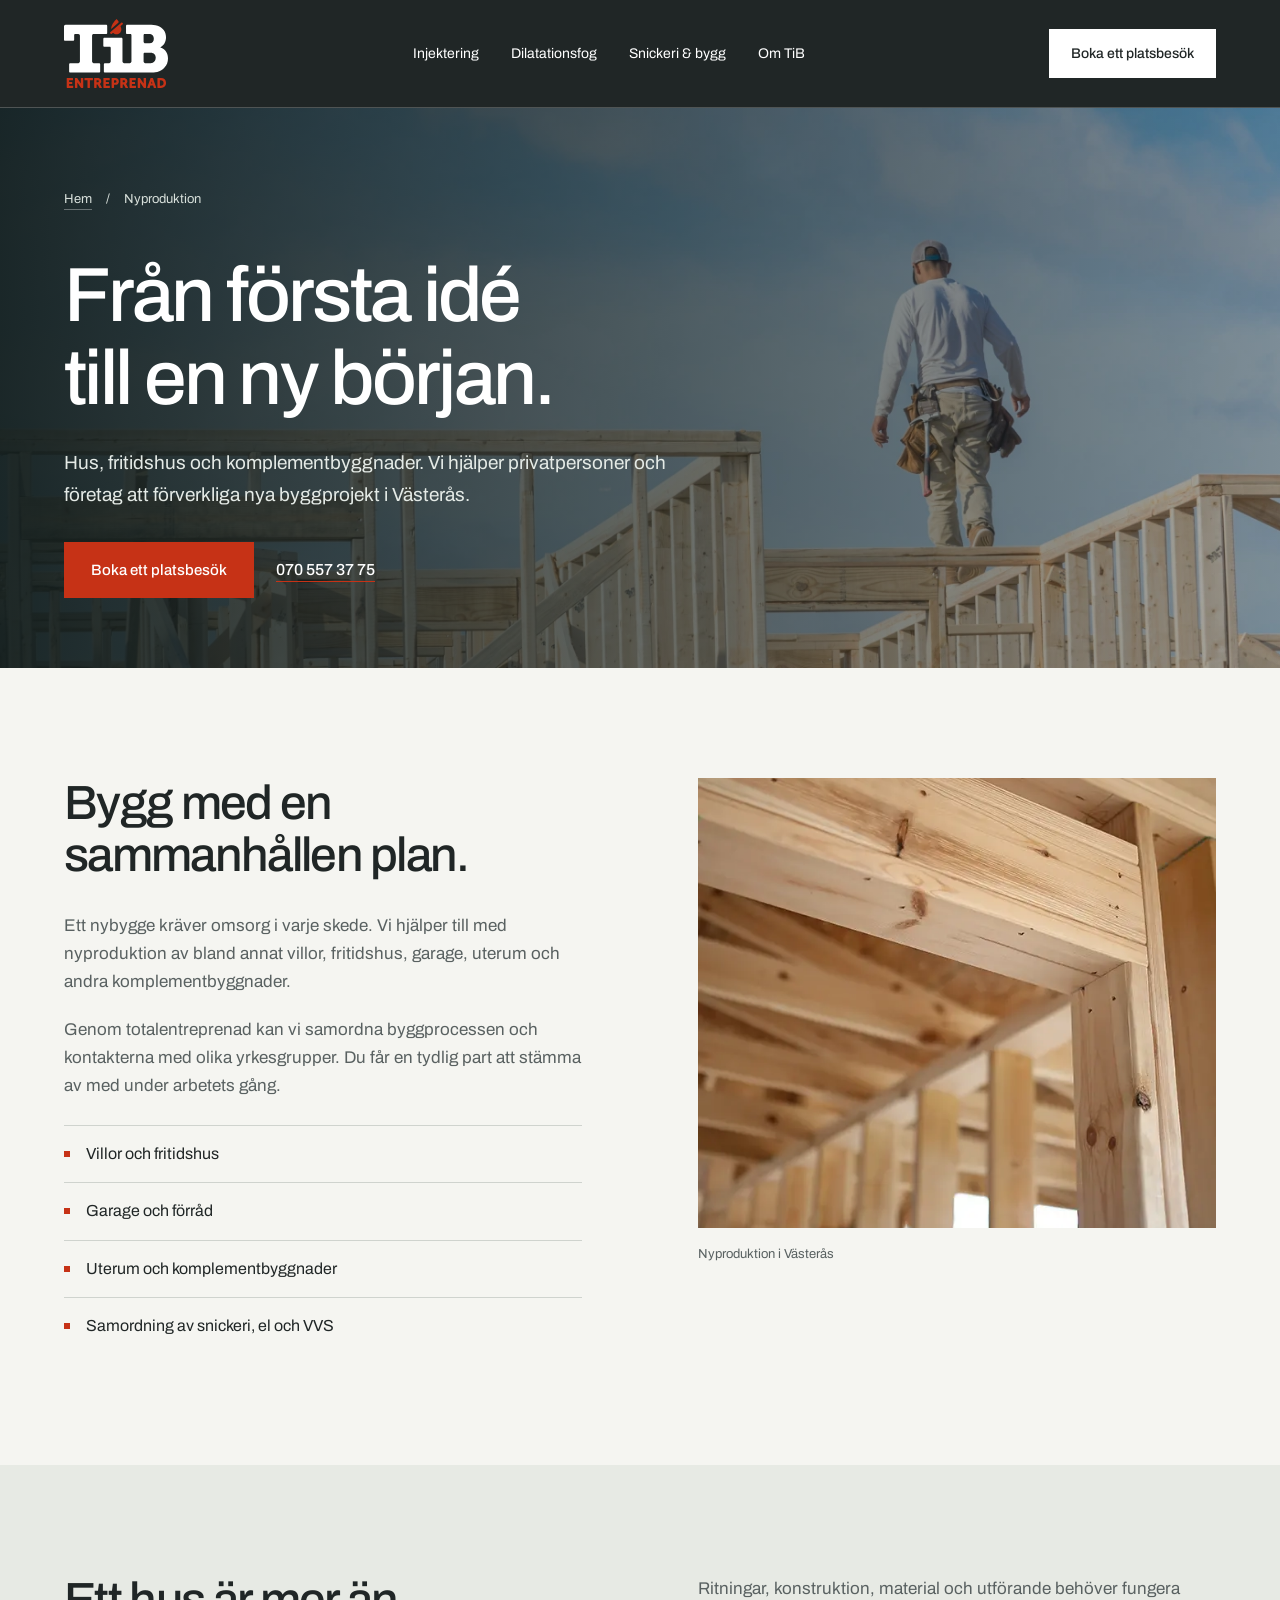
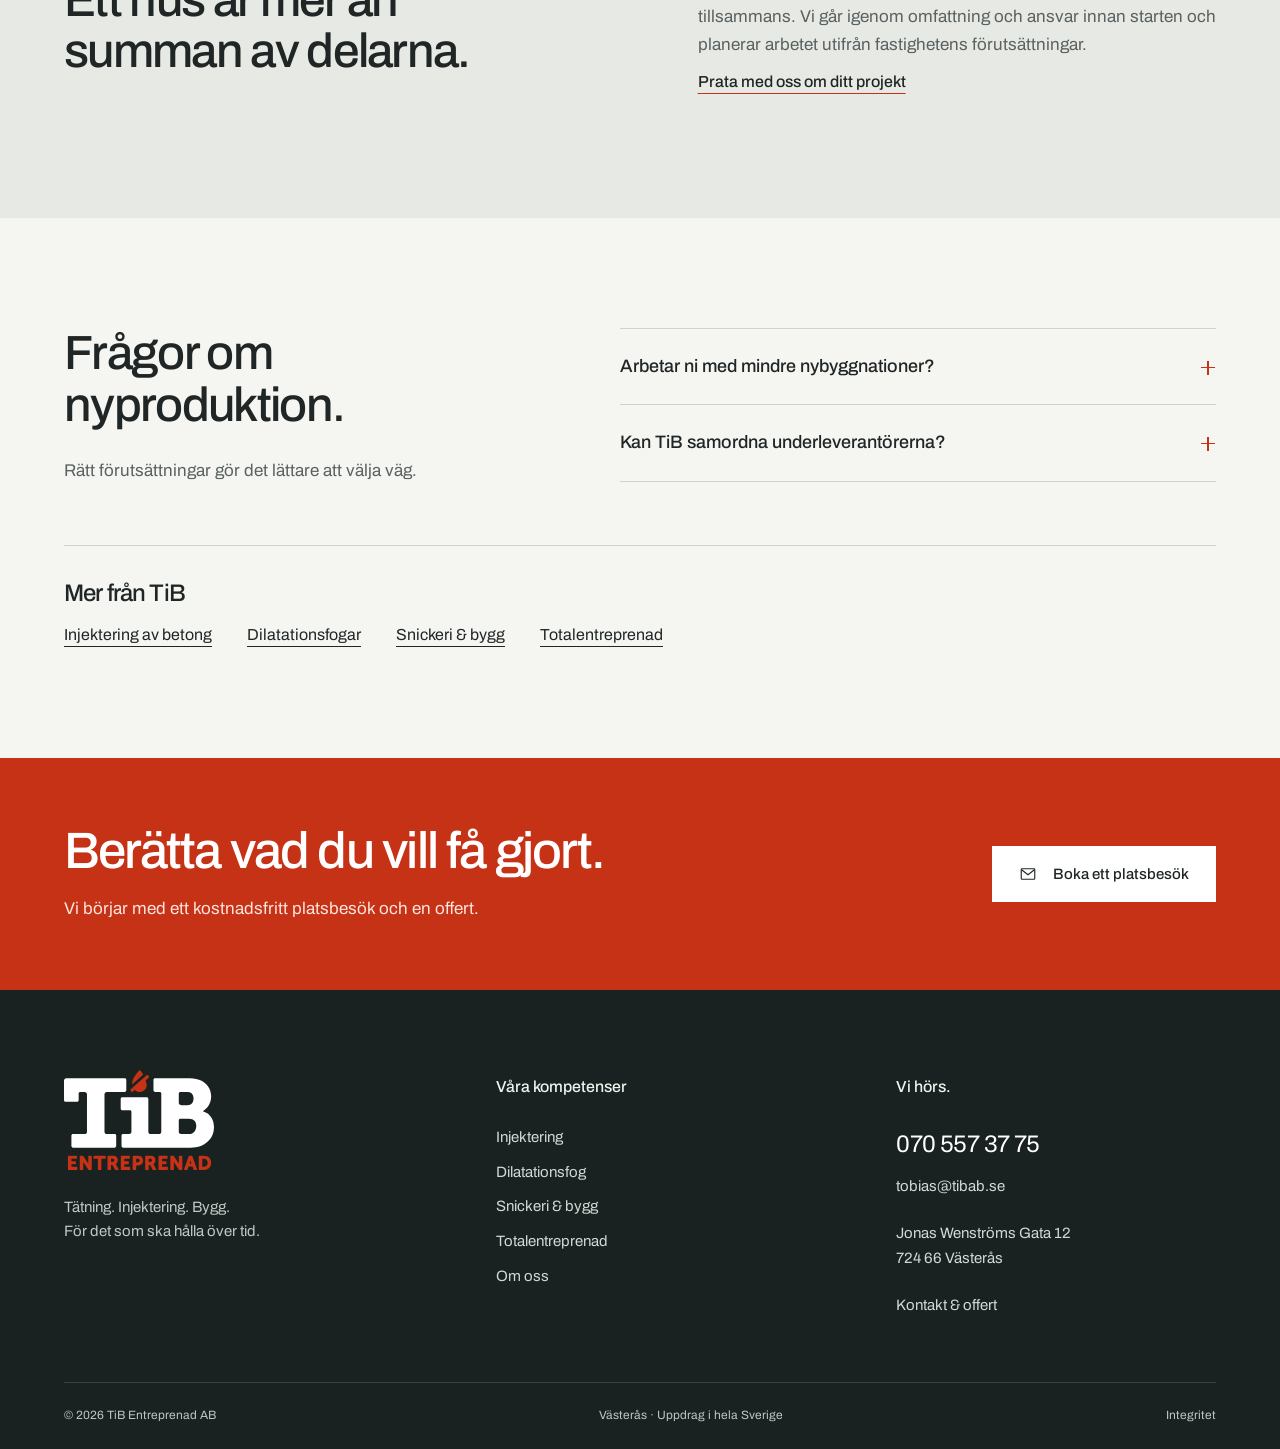
<file: snickare-vasteras/nyproduktion-vasteras/index.html>
<!doctype html><html lang="sv"><head><meta charset="utf-8"><meta name="viewport" content="width=device-width,initial-scale=1"><title>Nyproduktion | TiB Entreprenad, Västerås</title><meta name="description" content="Hus, fritidshus och komplementbyggnader. Vi hjälper privatpersoner och företag att förverkliga nya byggprojekt i Västerås."><meta name="theme-color" content="#202626"><link rel="icon" href="../../assets/favicon.png"><link rel="canonical" href="https://tib-entreprenad-vasteras.carlzzon121.chatgpt.site/snickare-vasteras/nyproduktion-vasteras/"><meta property="og:type" content="website"><meta property="og:locale" content="sv_SE"><meta property="og:title" content="Nyproduktion | TiB Entreprenad, Västerås"><meta property="og:description" content="Hus, fritidshus och komplementbyggnader. Vi hjälper privatpersoner och företag att förverkliga nya byggprojekt i Västerås."><meta property="og:image" content="https://tib-entreprenad-vasteras.carlzzon121.chatgpt.site/assets/byggstomme.webp"><meta property="og:url" content="https://tib-entreprenad-vasteras.carlzzon121.chatgpt.site/snickare-vasteras/nyproduktion-vasteras/"><link rel="preload" as="font" type="font/ttf" href="../../assets/fonts/archivo-500.ttf" crossorigin><link rel="stylesheet" href="../../styles.css"><script src="../../app.js" defer></script><script type="application/ld+json">{"@context": "https://schema.org", "@type": "GeneralContractor", "name": "TiB Entreprenad AB", "url": "https://tib-entreprenad-vasteras.carlzzon121.chatgpt.site/", "image": "https://tib-entreprenad-vasteras.carlzzon121.chatgpt.site/assets/byggstomme.webp", "telephone": "+46705573775", "email": "tobias@tibab.se", "address": {"@type": "PostalAddress", "streetAddress": "Jonas Wenströms Gata 12", "postalCode": "724 66", "addressLocality": "Västerås", "addressCountry": "SE"}, "areaServed": ["Västerås", "Sverige"]}</script></head><body><a class="skip" href="#main">Till innehållet</a><header class="site-header solid"><a class="brand" href="../../index.html" aria-label="TiB Entreprenad – startsida"><img class="" src="../../assets/logo-light.svg" alt="TiB Entreprenad" loading="eager" decoding="async"></a><nav class="header-links" aria-label="Huvudmeny"><a href="../../injektering-betong/index.html" >Injektering</a><a href="../../dilatationsfog/index.html" >Dilatationsfog</a><a href="../../snickare-vasteras/index.html" >Snickeri & bygg</a><a href="../../om-oss/index.html" >Om TiB</a></nav><a class="header-cta" href="../../kontakta-oss/index.html">Boka ett platsbesök</a><button class="menu-toggle" aria-expanded="false" aria-controls="mobile-nav"><span>Meny</span><svg viewBox="0 0 24 24" fill="none" stroke="currentColor" stroke-width="1.4" aria-hidden="true"><path d="M3 8h18M3 16h18"/></svg></button></header><nav class="mobile-nav" id="mobile-nav" aria-label="Mobilmeny" hidden><a href="../../injektering-betong/index.html" >Injektering</a><a href="../../dilatationsfog/index.html" >Dilatationsfog</a><a href="../../snickare-vasteras/index.html" >Snickeri & bygg</a><a href="../../om-oss/index.html" >Om TiB</a><a href="../../kontakta-oss/index.html">Kontakta oss</a><a class="mobile-contact" href="tel:+46705573775">070 557 37 75</a></nav><main id="main"><section class="page-hero"><img class="" src="../../assets/byggstomme.webp" alt="Illustration av nyproduktion" loading="eager" decoding="async"><div class="container page-hero-body"><nav class="breadcrumbs" aria-label="Brödsmulor"><a href="../../index.html">Hem</a><span>/</span><span>Nyproduktion</span></nav><h1>Från första idé<br>till en ny början.</h1><p>Hus, fritidshus och komplementbyggnader. Vi hjälper privatpersoner och företag att förverkliga nya byggprojekt i Västerås.</p><div class="actions"><a class="button" href="../../kontakta-oss/index.html?tjanst=Nyproduktion">Boka ett platsbesök</a><a class="text-link" href="tel:+46705573775">070 557 37 75</a></div></div></section><section class="container section"><div class="content-grid"><div><h2>Bygg med en<br>sammanhållen plan.</h2><p>Ett nybygge kräver omsorg i varje skede. Vi hjälper till med nyproduktion av bland annat villor, fritidshus, garage, uterum och andra komplementbyggnader.</p><p>Genom totalentreprenad kan vi samordna byggprocessen och kontakterna med olika yrkesgrupper. Du får en tydlig part att stämma av med under arbetets gång.</p><ul class="bullet-list"><li>Villor och fritidshus</li><li>Garage och förråd</li><li>Uterum och komplementbyggnader</li><li>Samordning av snickeri, el och VVS</li></ul></div><figure class="detail-image"><img class="" src="../../assets/tra-detail.webp" alt="Nyproduktion – illustration av arbetsområdet" loading="lazy" decoding="async"><figcaption>Nyproduktion i Västerås</figcaption></figure></div></section><section class="approach section"><div class="container content-grid"><h2>Ett hus är mer än summan av delarna.</h2><div><p>Ritningar, konstruktion, material och utförande behöver fungera tillsammans. Vi går igenom omfattning och ansvar innan starten och planerar arbetet utifrån fastighetens förutsättningar.</p><a class="text-link" href="../../kontakta-oss/index.html">Prata med oss om ditt projekt</a></div></div></section><section class="container section"><div class="faq-grid" style="padding-top:0;border:0"><div><h2>Frågor om<br>nyproduktion.</h2><p>Rätt förutsättningar gör det lättare att välja väg.</p></div><div class="faq-list"><details><summary>Arbetar ni med mindre nybyggnationer?</summary><p>Ja, vi hjälper till med både bostadshus och mindre byggnader som garage, förråd och uterum.</p></details><details><summary>Kan TiB samordna underleverantörerna?</summary><p>Ja. Vid totalentreprenad samordnar vi de yrkesgrupper och leverantörer som ingår i uppdraget.</p></details></div></div><div class="related"><h3>Mer från TiB</h3><div class="related-links"><a href="../../injektering-betong/index.html">Injektering av betong</a><a href="../../dilatationsfog/index.html">Dilatationsfogar</a><a href="../../snickare-vasteras/index.html">Snickeri & bygg</a><a href="../../snickare-vasteras/totalentreprenad-vasteras/index.html">Totalentreprenad</a></div></div></section></main><section class="cta-band"><div class="container cta-inner"><div><h2>Berätta vad du vill få gjort.</h2><p>Vi börjar med ett kostnadsfritt platsbesök och en offert.</p></div><a class="button light" href="../../kontakta-oss/index.html"><svg viewBox="0 0 24 24" fill="none" stroke="currentColor" stroke-width="1.5" aria-hidden="true"><rect x="3" y="5" width="18" height="14" rx="1"/><path d="m3 6 9 7 9-7"/></svg> Boka ett platsbesök</a></div></section><footer class="site-footer"><div class="container"><div class="footer-top"><div class="footer-brand"><img class="" src="../../assets/logo-light.svg" alt="TiB Entreprenad" loading="lazy" decoding="async"><p>Tätning. Injektering. Bygg.<br>För det som ska hålla över tid.</p></div><div class="footer-column"><h2>Våra kompetenser</h2><a href="../../injektering-betong/index.html">Injektering</a><a href="../../dilatationsfog/index.html">Dilatationsfog</a><a href="../../snickare-vasteras/index.html">Snickeri & bygg</a><a href="../../snickare-vasteras/totalentreprenad-vasteras/index.html">Totalentreprenad</a><a href="../../om-oss/index.html">Om oss</a></div><div class="footer-column"><h2>Vi hörs.</h2><a class="big-contact" href="tel:+46705573775">070 557 37 75</a><a href="mailto:tobias@tibab.se">tobias@tibab.se</a><address>Jonas Wenströms Gata 12<br>724 66 Västerås</address><a href="../../kontakta-oss/index.html">Kontakt & offert</a></div></div><div class="footer-bottom"><span>© 2026 TiB Entreprenad AB</span><span>Västerås · Uppdrag i hela Sverige</span><a href="../../integritet/index.html">Integritet</a></div></div></footer></body></html>
</file>
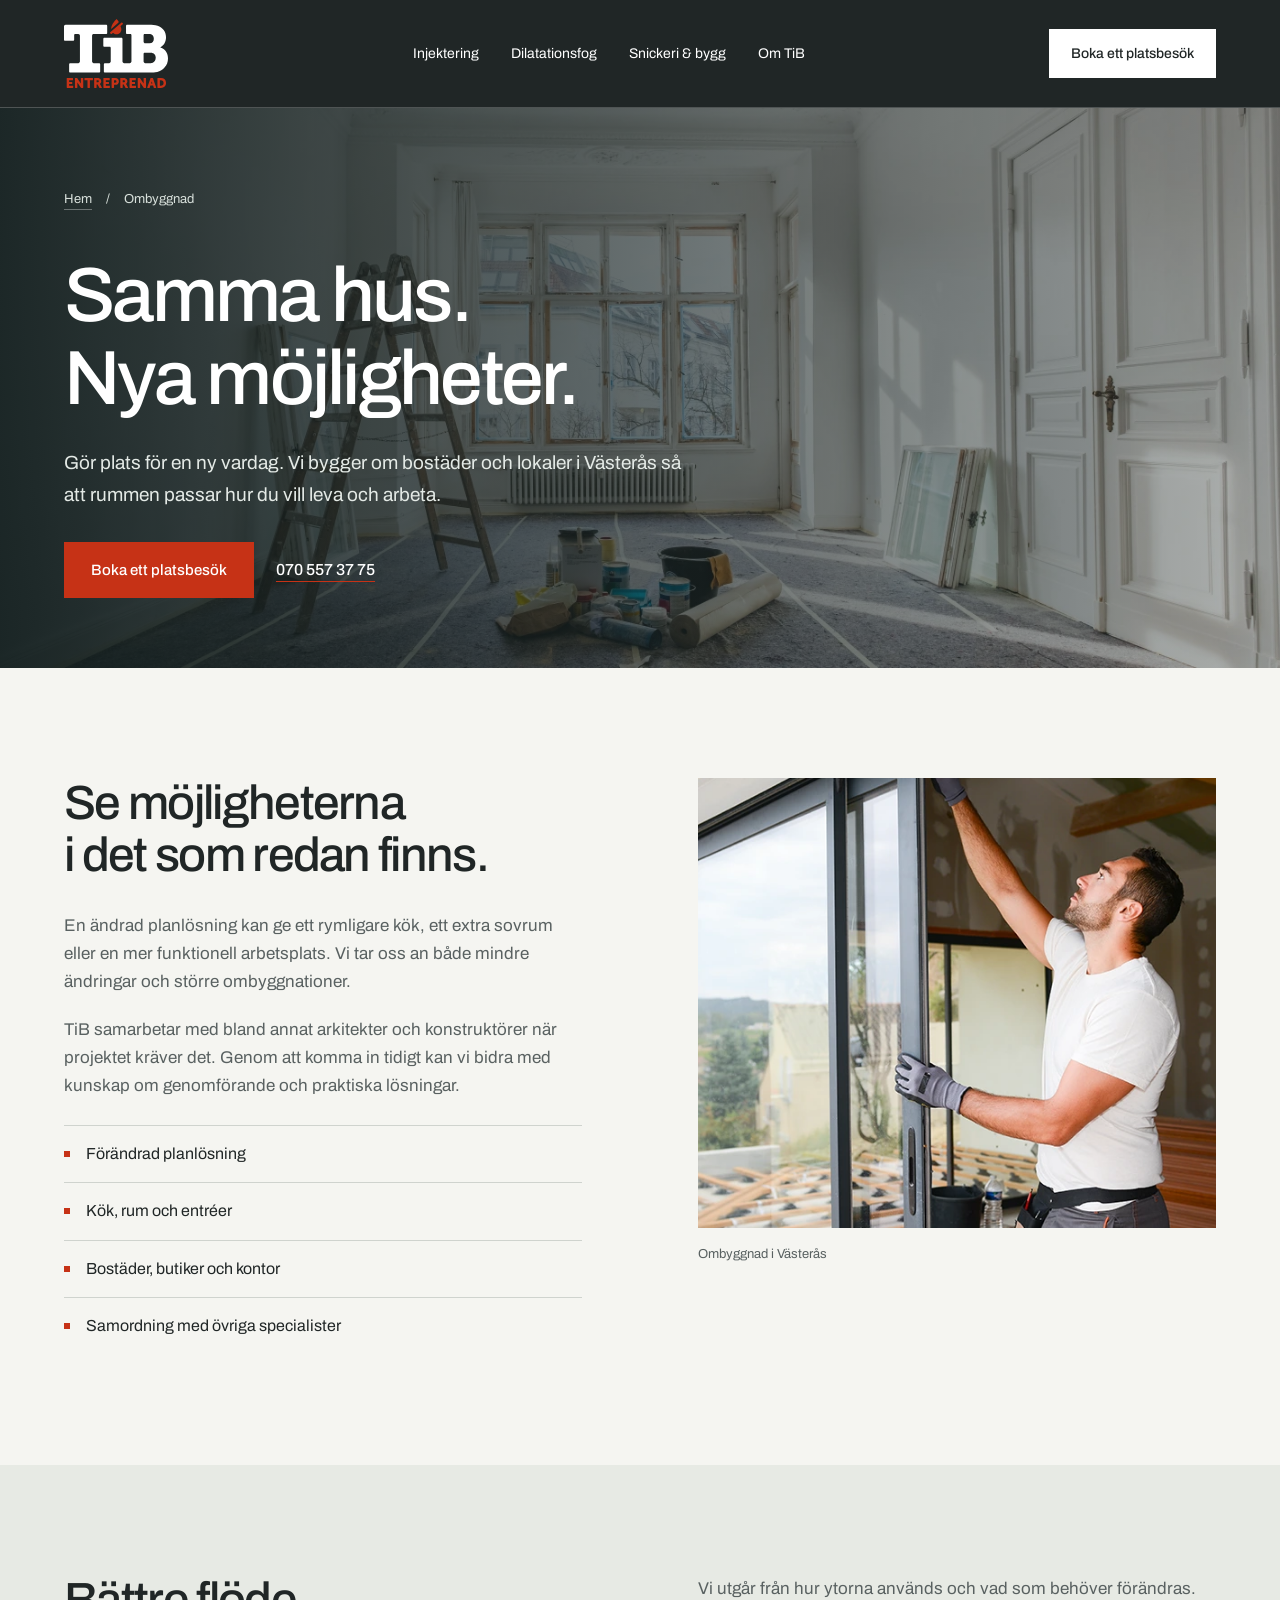
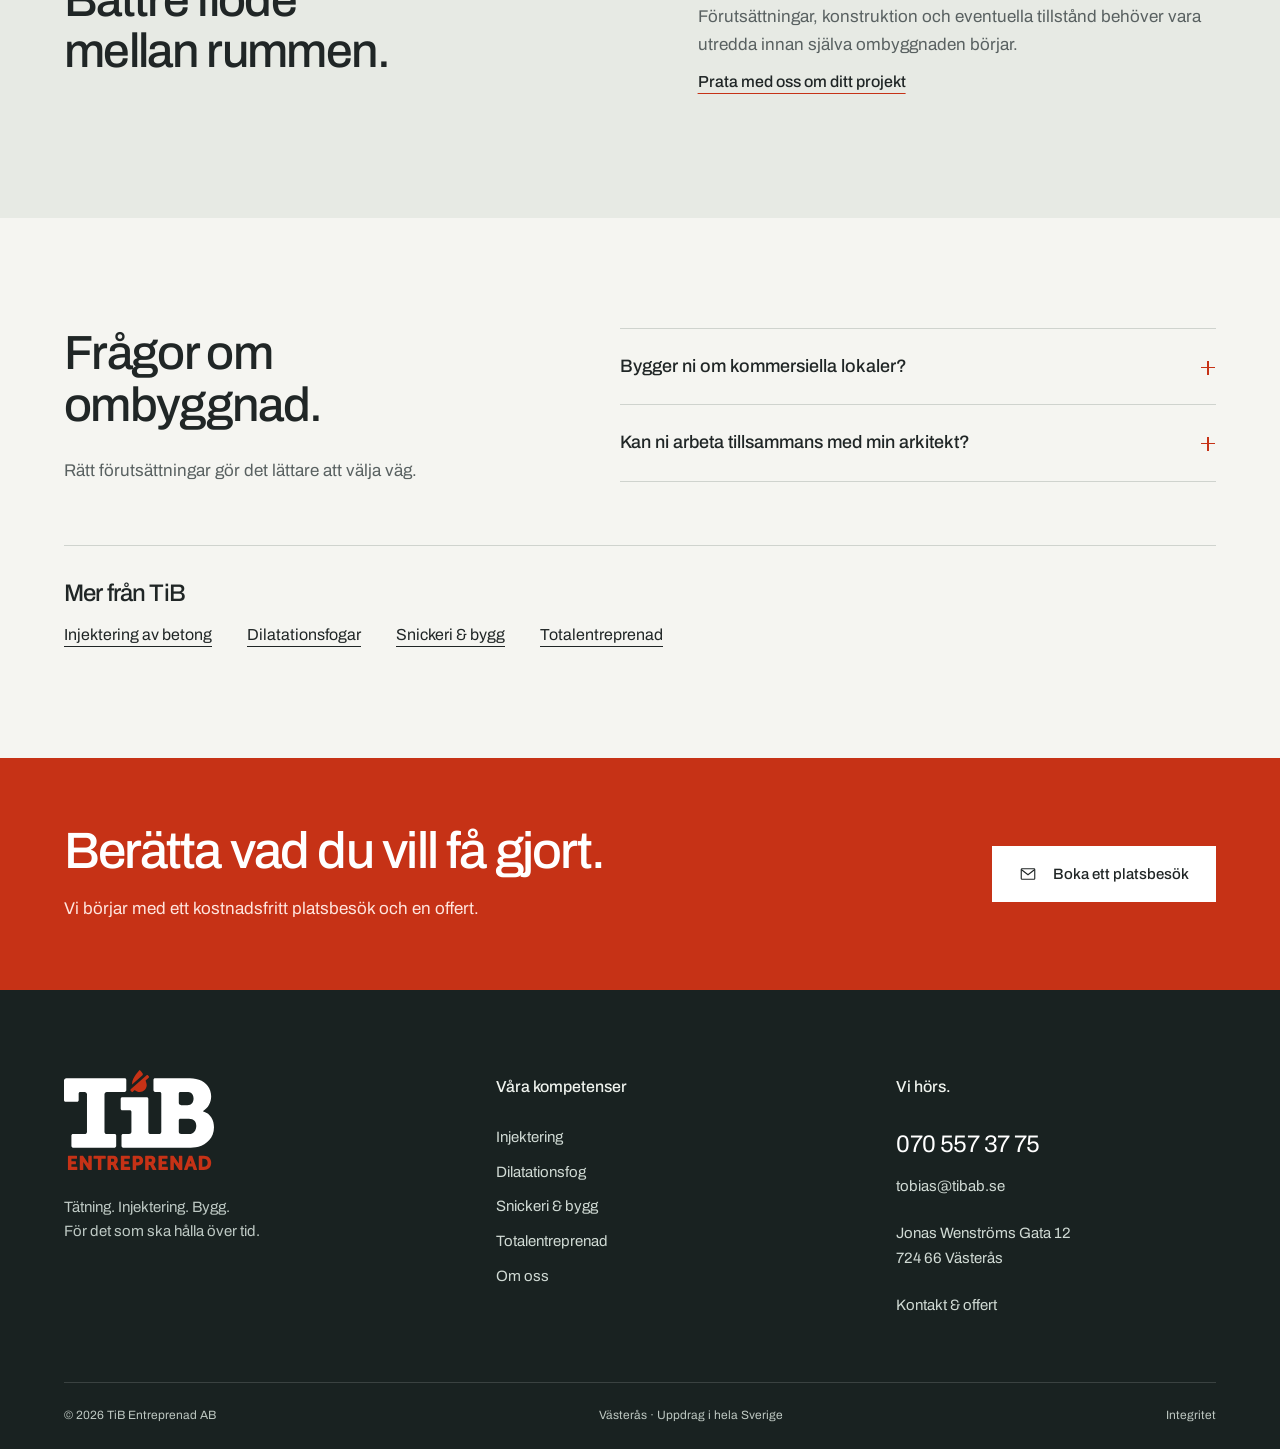
<file: snickare-vasteras/ombyggnad-vasteras/index.html>
<!doctype html><html lang="sv"><head><meta charset="utf-8"><meta name="viewport" content="width=device-width,initial-scale=1"><title>Ombyggnad | TiB Entreprenad, Västerås</title><meta name="description" content="Gör plats för en ny vardag. Vi bygger om bostäder och lokaler i Västerås så att rummen passar hur du vill leva och arbeta."><meta name="theme-color" content="#202626"><link rel="icon" href="../../assets/favicon.png"><link rel="canonical" href="https://tib-entreprenad-vasteras.carlzzon121.chatgpt.site/snickare-vasteras/ombyggnad-vasteras/"><meta property="og:type" content="website"><meta property="og:locale" content="sv_SE"><meta property="og:title" content="Ombyggnad | TiB Entreprenad, Västerås"><meta property="og:description" content="Gör plats för en ny vardag. Vi bygger om bostäder och lokaler i Västerås så att rummen passar hur du vill leva och arbeta."><meta property="og:image" content="https://tib-entreprenad-vasteras.carlzzon121.chatgpt.site/assets/renovering-hero.webp"><meta property="og:url" content="https://tib-entreprenad-vasteras.carlzzon121.chatgpt.site/snickare-vasteras/ombyggnad-vasteras/"><link rel="preload" as="font" type="font/ttf" href="../../assets/fonts/archivo-500.ttf" crossorigin><link rel="stylesheet" href="../../styles.css"><script src="../../app.js" defer></script><script type="application/ld+json">{"@context": "https://schema.org", "@type": "GeneralContractor", "name": "TiB Entreprenad AB", "url": "https://tib-entreprenad-vasteras.carlzzon121.chatgpt.site/", "image": "https://tib-entreprenad-vasteras.carlzzon121.chatgpt.site/assets/renovering-hero.webp", "telephone": "+46705573775", "email": "tobias@tibab.se", "address": {"@type": "PostalAddress", "streetAddress": "Jonas Wenströms Gata 12", "postalCode": "724 66", "addressLocality": "Västerås", "addressCountry": "SE"}, "areaServed": ["Västerås", "Sverige"]}</script></head><body><a class="skip" href="#main">Till innehållet</a><header class="site-header solid"><a class="brand" href="../../index.html" aria-label="TiB Entreprenad – startsida"><img class="" src="../../assets/logo-light.svg" alt="TiB Entreprenad" loading="eager" decoding="async"></a><nav class="header-links" aria-label="Huvudmeny"><a href="../../injektering-betong/index.html" >Injektering</a><a href="../../dilatationsfog/index.html" >Dilatationsfog</a><a href="../../snickare-vasteras/index.html" >Snickeri & bygg</a><a href="../../om-oss/index.html" >Om TiB</a></nav><a class="header-cta" href="../../kontakta-oss/index.html">Boka ett platsbesök</a><button class="menu-toggle" aria-expanded="false" aria-controls="mobile-nav"><span>Meny</span><svg viewBox="0 0 24 24" fill="none" stroke="currentColor" stroke-width="1.4" aria-hidden="true"><path d="M3 8h18M3 16h18"/></svg></button></header><nav class="mobile-nav" id="mobile-nav" aria-label="Mobilmeny" hidden><a href="../../injektering-betong/index.html" >Injektering</a><a href="../../dilatationsfog/index.html" >Dilatationsfog</a><a href="../../snickare-vasteras/index.html" >Snickeri & bygg</a><a href="../../om-oss/index.html" >Om TiB</a><a href="../../kontakta-oss/index.html">Kontakta oss</a><a class="mobile-contact" href="tel:+46705573775">070 557 37 75</a></nav><main id="main"><section class="page-hero"><img class="" src="../../assets/renovering-hero.webp" alt="Illustration av ombyggnad" loading="eager" decoding="async"><div class="container page-hero-body"><nav class="breadcrumbs" aria-label="Brödsmulor"><a href="../../index.html">Hem</a><span>/</span><span>Ombyggnad</span></nav><h1>Samma hus.<br>Nya möjligheter.</h1><p>Gör plats för en ny vardag. Vi bygger om bostäder och lokaler i Västerås så att rummen passar hur du vill leva och arbeta.</p><div class="actions"><a class="button" href="../../kontakta-oss/index.html?tjanst=Ombyggnad">Boka ett platsbesök</a><a class="text-link" href="tel:+46705573775">070 557 37 75</a></div></div></section><section class="container section"><div class="content-grid"><div><h2>Se möjligheterna<br>i det som redan finns.</h2><p>En ändrad planlösning kan ge ett rymligare kök, ett extra sovrum eller en mer funktionell arbetsplats. Vi tar oss an både mindre ändringar och större ombyggnationer.</p><p>TiB samarbetar med bland annat arkitekter och konstruktörer när projektet kräver det. Genom att komma in tidigt kan vi bidra med kunskap om genomförande och praktiska lösningar.</p><ul class="bullet-list"><li>Förändrad planlösning</li><li>Kök, rum och entréer</li><li>Bostäder, butiker och kontor</li><li>Samordning med övriga specialister</li></ul></div><figure class="detail-image"><img class="" src="../../assets/ombyggnad.webp" alt="Ombyggnad – illustration av arbetsområdet" loading="lazy" decoding="async"><figcaption>Ombyggnad i Västerås</figcaption></figure></div></section><section class="approach section"><div class="container content-grid"><h2>Bättre flöde mellan rummen.</h2><div><p>Vi utgår från hur ytorna används och vad som behöver förändras. Förutsättningar, konstruktion och eventuella tillstånd behöver vara utredda innan själva ombyggnaden börjar.</p><a class="text-link" href="../../kontakta-oss/index.html">Prata med oss om ditt projekt</a></div></div></section><section class="container section"><div class="faq-grid" style="padding-top:0;border:0"><div><h2>Frågor om<br>ombyggnad.</h2><p>Rätt förutsättningar gör det lättare att välja väg.</p></div><div class="faq-list"><details><summary>Bygger ni om kommersiella lokaler?</summary><p>Ja. Vi arbetar med både privata bostäder och lokaler för företag, bland annat kontor och butiker.</p></details><details><summary>Kan ni arbeta tillsammans med min arkitekt?</summary><p>Ja. Vi är vana vid samarbete med arkitekter, konstruktörer och andra specialister.</p></details></div></div><div class="related"><h3>Mer från TiB</h3><div class="related-links"><a href="../../injektering-betong/index.html">Injektering av betong</a><a href="../../dilatationsfog/index.html">Dilatationsfogar</a><a href="../../snickare-vasteras/index.html">Snickeri & bygg</a><a href="../../snickare-vasteras/totalentreprenad-vasteras/index.html">Totalentreprenad</a></div></div></section></main><section class="cta-band"><div class="container cta-inner"><div><h2>Berätta vad du vill få gjort.</h2><p>Vi börjar med ett kostnadsfritt platsbesök och en offert.</p></div><a class="button light" href="../../kontakta-oss/index.html"><svg viewBox="0 0 24 24" fill="none" stroke="currentColor" stroke-width="1.5" aria-hidden="true"><rect x="3" y="5" width="18" height="14" rx="1"/><path d="m3 6 9 7 9-7"/></svg> Boka ett platsbesök</a></div></section><footer class="site-footer"><div class="container"><div class="footer-top"><div class="footer-brand"><img class="" src="../../assets/logo-light.svg" alt="TiB Entreprenad" loading="lazy" decoding="async"><p>Tätning. Injektering. Bygg.<br>För det som ska hålla över tid.</p></div><div class="footer-column"><h2>Våra kompetenser</h2><a href="../../injektering-betong/index.html">Injektering</a><a href="../../dilatationsfog/index.html">Dilatationsfog</a><a href="../../snickare-vasteras/index.html">Snickeri & bygg</a><a href="../../snickare-vasteras/totalentreprenad-vasteras/index.html">Totalentreprenad</a><a href="../../om-oss/index.html">Om oss</a></div><div class="footer-column"><h2>Vi hörs.</h2><a class="big-contact" href="tel:+46705573775">070 557 37 75</a><a href="mailto:tobias@tibab.se">tobias@tibab.se</a><address>Jonas Wenströms Gata 12<br>724 66 Västerås</address><a href="../../kontakta-oss/index.html">Kontakt & offert</a></div></div><div class="footer-bottom"><span>© 2026 TiB Entreprenad AB</span><span>Västerås · Uppdrag i hela Sverige</span><a href="../../integritet/index.html">Integritet</a></div></div></footer></body></html>
</file>
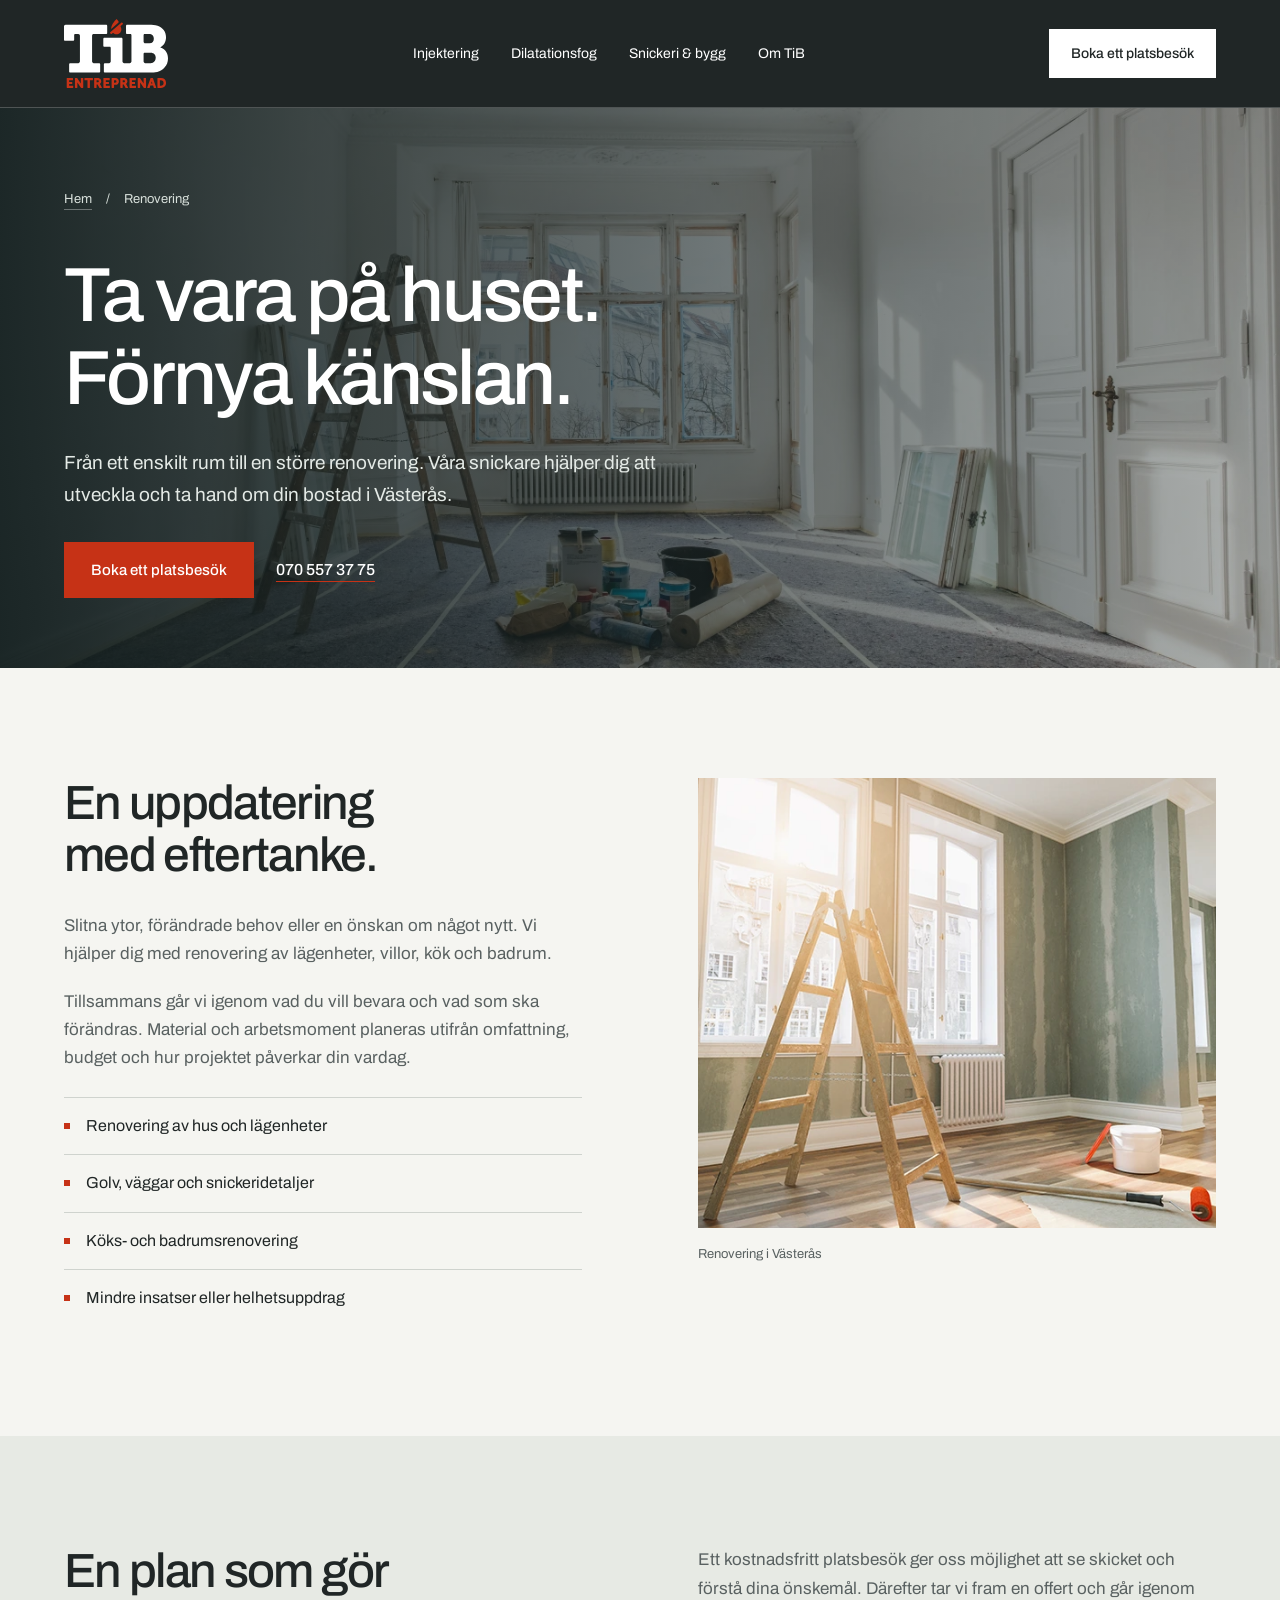
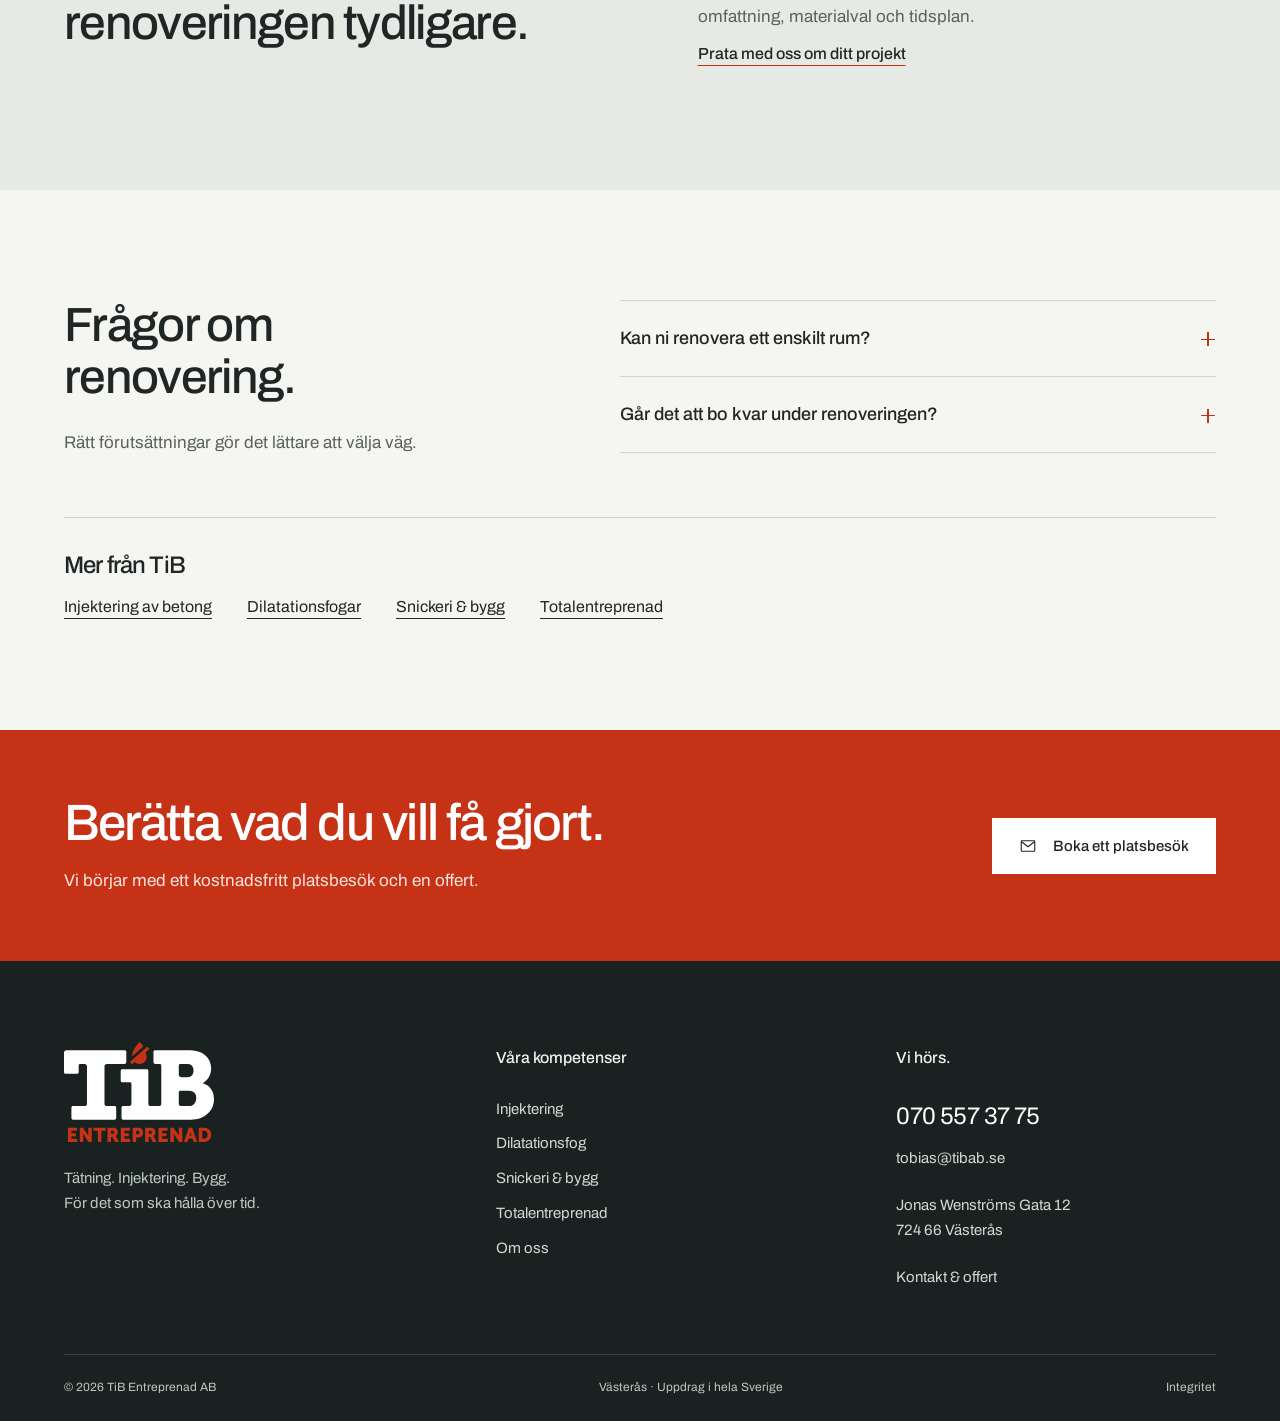
<file: snickare-vasteras/renovering-vasteras/index.html>
<!doctype html><html lang="sv"><head><meta charset="utf-8"><meta name="viewport" content="width=device-width,initial-scale=1"><title>Renovering | TiB Entreprenad, Västerås</title><meta name="description" content="Från ett enskilt rum till en större renovering. Våra snickare hjälper dig att utveckla och ta hand om din bostad i Västerås."><meta name="theme-color" content="#202626"><link rel="icon" href="../../assets/favicon.png"><link rel="canonical" href="https://tib-entreprenad-vasteras.carlzzon121.chatgpt.site/snickare-vasteras/renovering-vasteras/"><meta property="og:type" content="website"><meta property="og:locale" content="sv_SE"><meta property="og:title" content="Renovering | TiB Entreprenad, Västerås"><meta property="og:description" content="Från ett enskilt rum till en större renovering. Våra snickare hjälper dig att utveckla och ta hand om din bostad i Västerås."><meta property="og:image" content="https://tib-entreprenad-vasteras.carlzzon121.chatgpt.site/assets/renovering-hero.webp"><meta property="og:url" content="https://tib-entreprenad-vasteras.carlzzon121.chatgpt.site/snickare-vasteras/renovering-vasteras/"><link rel="preload" as="font" type="font/ttf" href="../../assets/fonts/archivo-500.ttf" crossorigin><link rel="stylesheet" href="../../styles.css"><script src="../../app.js" defer></script><script type="application/ld+json">{"@context": "https://schema.org", "@type": "GeneralContractor", "name": "TiB Entreprenad AB", "url": "https://tib-entreprenad-vasteras.carlzzon121.chatgpt.site/", "image": "https://tib-entreprenad-vasteras.carlzzon121.chatgpt.site/assets/renovering-hero.webp", "telephone": "+46705573775", "email": "tobias@tibab.se", "address": {"@type": "PostalAddress", "streetAddress": "Jonas Wenströms Gata 12", "postalCode": "724 66", "addressLocality": "Västerås", "addressCountry": "SE"}, "areaServed": ["Västerås", "Sverige"]}</script></head><body><a class="skip" href="#main">Till innehållet</a><header class="site-header solid"><a class="brand" href="../../index.html" aria-label="TiB Entreprenad – startsida"><img class="" src="../../assets/logo-light.svg" alt="TiB Entreprenad" loading="eager" decoding="async"></a><nav class="header-links" aria-label="Huvudmeny"><a href="../../injektering-betong/index.html" >Injektering</a><a href="../../dilatationsfog/index.html" >Dilatationsfog</a><a href="../../snickare-vasteras/index.html" >Snickeri & bygg</a><a href="../../om-oss/index.html" >Om TiB</a></nav><a class="header-cta" href="../../kontakta-oss/index.html">Boka ett platsbesök</a><button class="menu-toggle" aria-expanded="false" aria-controls="mobile-nav"><span>Meny</span><svg viewBox="0 0 24 24" fill="none" stroke="currentColor" stroke-width="1.4" aria-hidden="true"><path d="M3 8h18M3 16h18"/></svg></button></header><nav class="mobile-nav" id="mobile-nav" aria-label="Mobilmeny" hidden><a href="../../injektering-betong/index.html" >Injektering</a><a href="../../dilatationsfog/index.html" >Dilatationsfog</a><a href="../../snickare-vasteras/index.html" >Snickeri & bygg</a><a href="../../om-oss/index.html" >Om TiB</a><a href="../../kontakta-oss/index.html">Kontakta oss</a><a class="mobile-contact" href="tel:+46705573775">070 557 37 75</a></nav><main id="main"><section class="page-hero"><img class="" src="../../assets/renovering-hero.webp" alt="Illustration av renovering" loading="eager" decoding="async"><div class="container page-hero-body"><nav class="breadcrumbs" aria-label="Brödsmulor"><a href="../../index.html">Hem</a><span>/</span><span>Renovering</span></nav><h1>Ta vara på huset.<br>Förnya känslan.</h1><p>Från ett enskilt rum till en större renovering. Våra snickare hjälper dig att utveckla och ta hand om din bostad i Västerås.</p><div class="actions"><a class="button" href="../../kontakta-oss/index.html?tjanst=Renovering">Boka ett platsbesök</a><a class="text-link" href="tel:+46705573775">070 557 37 75</a></div></div></section><section class="container section"><div class="content-grid"><div><h2>En uppdatering<br>med eftertanke.</h2><p>Slitna ytor, förändrade behov eller en önskan om något nytt. Vi hjälper dig med renovering av lägenheter, villor, kök och badrum.</p><p>Tillsammans går vi igenom vad du vill bevara och vad som ska förändras. Material och arbetsmoment planeras utifrån omfattning, budget och hur projektet påverkar din vardag.</p><ul class="bullet-list"><li>Renovering av hus och lägenheter</li><li>Golv, väggar och snickeridetaljer</li><li>Köks- och badrumsrenovering</li><li>Mindre insatser eller helhetsuppdrag</li></ul></div><figure class="detail-image"><img class="" src="../../assets/renovering.webp" alt="Renovering – illustration av arbetsområdet" loading="lazy" decoding="async"><figcaption>Renovering i Västerås</figcaption></figure></div></section><section class="approach section"><div class="container content-grid"><h2>En plan som gör renoveringen tydligare.</h2><div><p>Ett kostnadsfritt platsbesök ger oss möjlighet att se skicket och förstå dina önskemål. Därefter tar vi fram en offert och går igenom omfattning, materialval och tidsplan.</p><a class="text-link" href="../../kontakta-oss/index.html">Prata med oss om ditt projekt</a></div></div></section><section class="container section"><div class="faq-grid" style="padding-top:0;border:0"><div><h2>Frågor om<br>renovering.</h2><p>Rätt förutsättningar gör det lättare att välja väg.</p></div><div class="faq-list"><details><summary>Kan ni renovera ett enskilt rum?</summary><p>Ja. Vi hjälper dig med både mindre arbeten och mer omfattande renovering.</p></details><details><summary>Går det att bo kvar under renoveringen?</summary><p>Det beror på vilka delar av bostaden som berörs. Vi diskuterar avgränsningar och praktiska förutsättningar när arbetet planeras.</p></details></div></div><div class="related"><h3>Mer från TiB</h3><div class="related-links"><a href="../../injektering-betong/index.html">Injektering av betong</a><a href="../../dilatationsfog/index.html">Dilatationsfogar</a><a href="../../snickare-vasteras/index.html">Snickeri & bygg</a><a href="../../snickare-vasteras/totalentreprenad-vasteras/index.html">Totalentreprenad</a></div></div></section></main><section class="cta-band"><div class="container cta-inner"><div><h2>Berätta vad du vill få gjort.</h2><p>Vi börjar med ett kostnadsfritt platsbesök och en offert.</p></div><a class="button light" href="../../kontakta-oss/index.html"><svg viewBox="0 0 24 24" fill="none" stroke="currentColor" stroke-width="1.5" aria-hidden="true"><rect x="3" y="5" width="18" height="14" rx="1"/><path d="m3 6 9 7 9-7"/></svg> Boka ett platsbesök</a></div></section><footer class="site-footer"><div class="container"><div class="footer-top"><div class="footer-brand"><img class="" src="../../assets/logo-light.svg" alt="TiB Entreprenad" loading="lazy" decoding="async"><p>Tätning. Injektering. Bygg.<br>För det som ska hålla över tid.</p></div><div class="footer-column"><h2>Våra kompetenser</h2><a href="../../injektering-betong/index.html">Injektering</a><a href="../../dilatationsfog/index.html">Dilatationsfog</a><a href="../../snickare-vasteras/index.html">Snickeri & bygg</a><a href="../../snickare-vasteras/totalentreprenad-vasteras/index.html">Totalentreprenad</a><a href="../../om-oss/index.html">Om oss</a></div><div class="footer-column"><h2>Vi hörs.</h2><a class="big-contact" href="tel:+46705573775">070 557 37 75</a><a href="mailto:tobias@tibab.se">tobias@tibab.se</a><address>Jonas Wenströms Gata 12<br>724 66 Västerås</address><a href="../../kontakta-oss/index.html">Kontakt & offert</a></div></div><div class="footer-bottom"><span>© 2026 TiB Entreprenad AB</span><span>Västerås · Uppdrag i hela Sverige</span><a href="../../integritet/index.html">Integritet</a></div></div></footer></body></html>
</file>
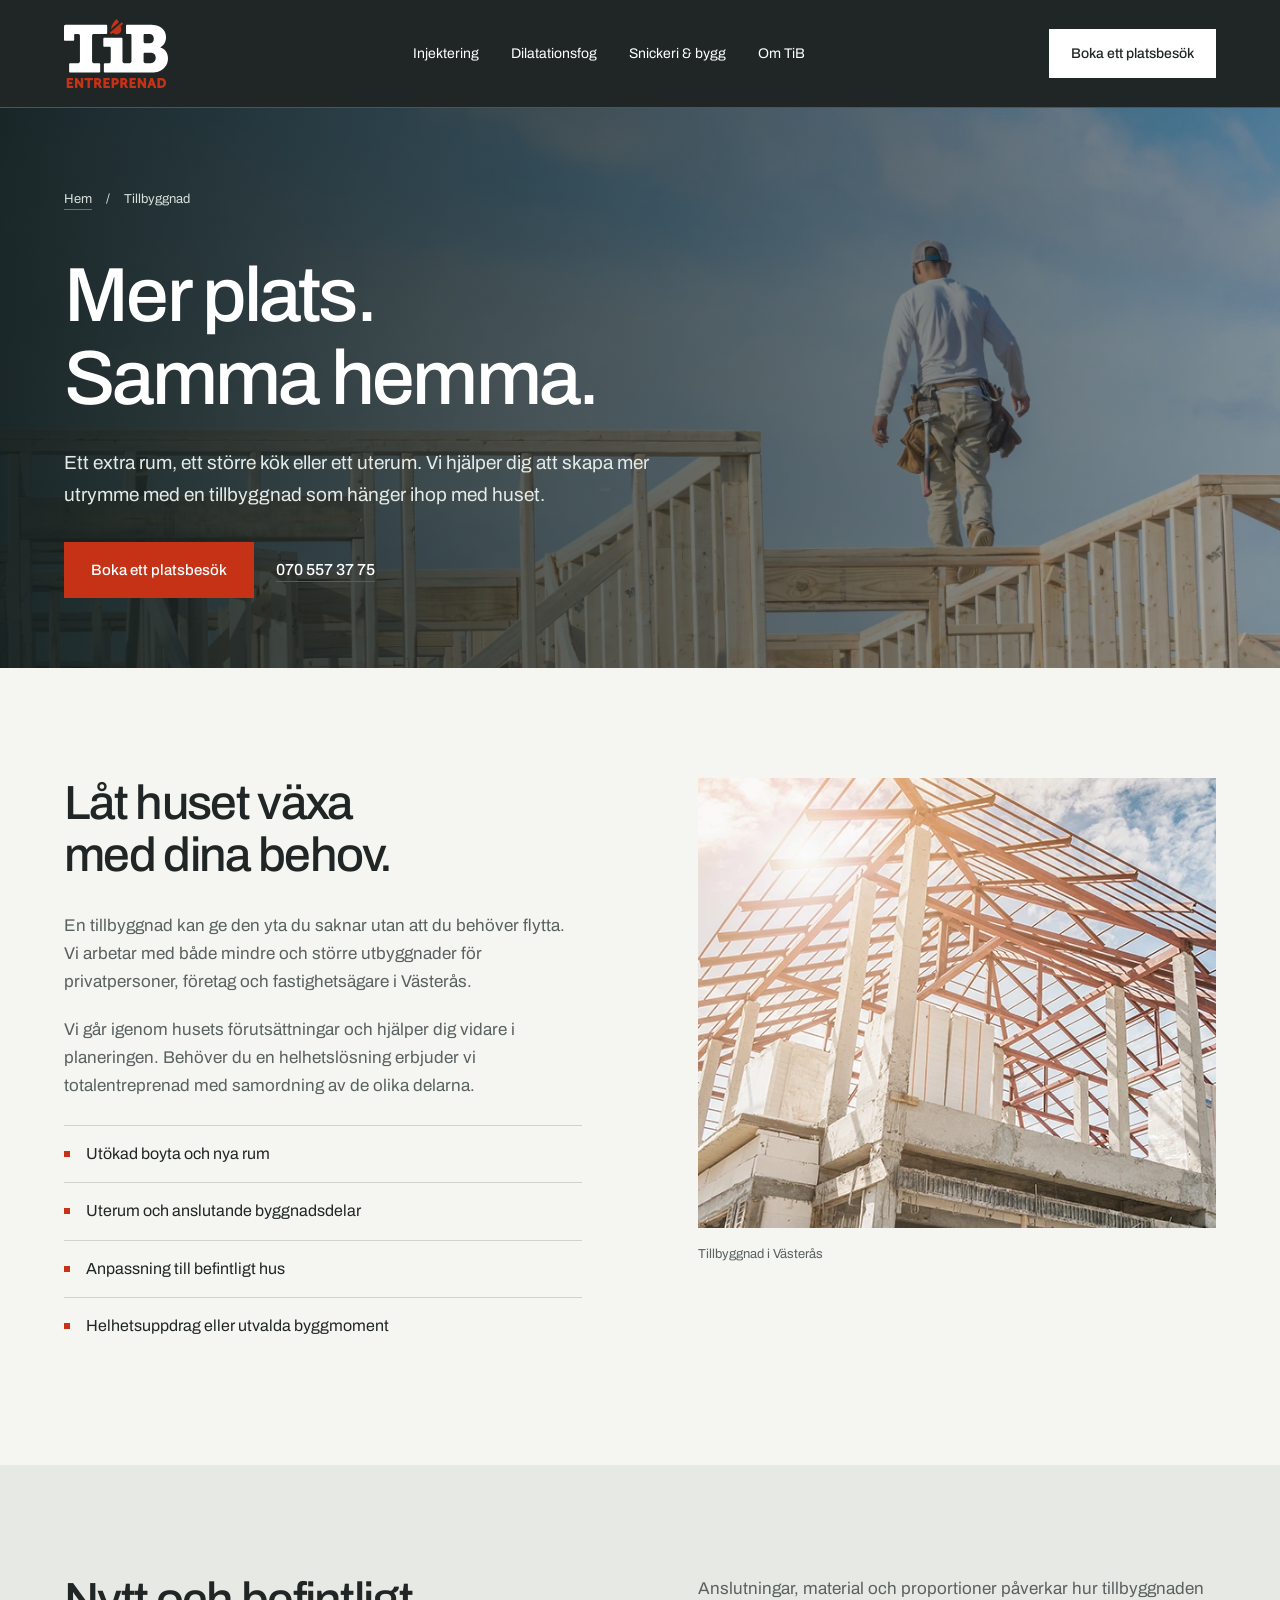
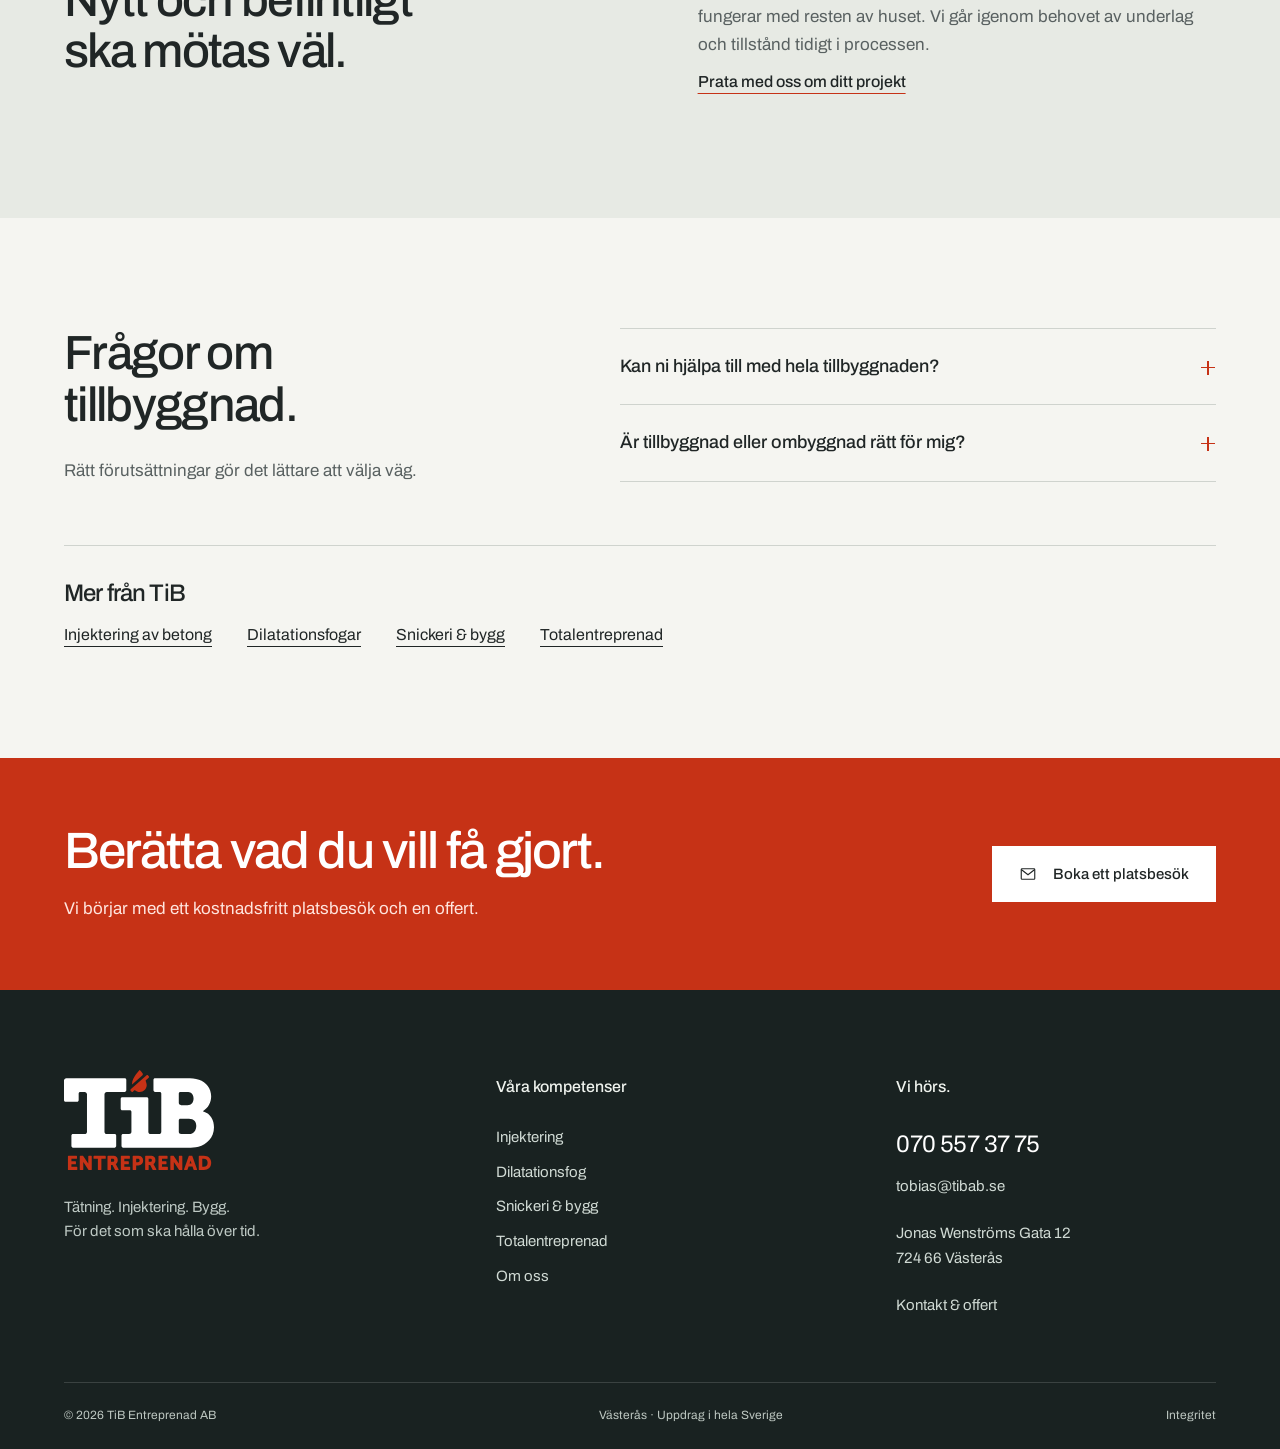
<file: snickare-vasteras/tillbyggnad-vasteras/index.html>
<!doctype html><html lang="sv"><head><meta charset="utf-8"><meta name="viewport" content="width=device-width,initial-scale=1"><title>Tillbyggnad | TiB Entreprenad, Västerås</title><meta name="description" content="Ett extra rum, ett större kök eller ett uterum. Vi hjälper dig att skapa mer utrymme med en tillbyggnad som hänger ihop med huset."><meta name="theme-color" content="#202626"><link rel="icon" href="../../assets/favicon.png"><link rel="canonical" href="https://tib-entreprenad-vasteras.carlzzon121.chatgpt.site/snickare-vasteras/tillbyggnad-vasteras/"><meta property="og:type" content="website"><meta property="og:locale" content="sv_SE"><meta property="og:title" content="Tillbyggnad | TiB Entreprenad, Västerås"><meta property="og:description" content="Ett extra rum, ett större kök eller ett uterum. Vi hjälper dig att skapa mer utrymme med en tillbyggnad som hänger ihop med huset."><meta property="og:image" content="https://tib-entreprenad-vasteras.carlzzon121.chatgpt.site/assets/byggstomme.webp"><meta property="og:url" content="https://tib-entreprenad-vasteras.carlzzon121.chatgpt.site/snickare-vasteras/tillbyggnad-vasteras/"><link rel="preload" as="font" type="font/ttf" href="../../assets/fonts/archivo-500.ttf" crossorigin><link rel="stylesheet" href="../../styles.css"><script src="../../app.js" defer></script><script type="application/ld+json">{"@context": "https://schema.org", "@type": "GeneralContractor", "name": "TiB Entreprenad AB", "url": "https://tib-entreprenad-vasteras.carlzzon121.chatgpt.site/", "image": "https://tib-entreprenad-vasteras.carlzzon121.chatgpt.site/assets/byggstomme.webp", "telephone": "+46705573775", "email": "tobias@tibab.se", "address": {"@type": "PostalAddress", "streetAddress": "Jonas Wenströms Gata 12", "postalCode": "724 66", "addressLocality": "Västerås", "addressCountry": "SE"}, "areaServed": ["Västerås", "Sverige"]}</script></head><body><a class="skip" href="#main">Till innehållet</a><header class="site-header solid"><a class="brand" href="../../index.html" aria-label="TiB Entreprenad – startsida"><img class="" src="../../assets/logo-light.svg" alt="TiB Entreprenad" loading="eager" decoding="async"></a><nav class="header-links" aria-label="Huvudmeny"><a href="../../injektering-betong/index.html" >Injektering</a><a href="../../dilatationsfog/index.html" >Dilatationsfog</a><a href="../../snickare-vasteras/index.html" >Snickeri & bygg</a><a href="../../om-oss/index.html" >Om TiB</a></nav><a class="header-cta" href="../../kontakta-oss/index.html">Boka ett platsbesök</a><button class="menu-toggle" aria-expanded="false" aria-controls="mobile-nav"><span>Meny</span><svg viewBox="0 0 24 24" fill="none" stroke="currentColor" stroke-width="1.4" aria-hidden="true"><path d="M3 8h18M3 16h18"/></svg></button></header><nav class="mobile-nav" id="mobile-nav" aria-label="Mobilmeny" hidden><a href="../../injektering-betong/index.html" >Injektering</a><a href="../../dilatationsfog/index.html" >Dilatationsfog</a><a href="../../snickare-vasteras/index.html" >Snickeri & bygg</a><a href="../../om-oss/index.html" >Om TiB</a><a href="../../kontakta-oss/index.html">Kontakta oss</a><a class="mobile-contact" href="tel:+46705573775">070 557 37 75</a></nav><main id="main"><section class="page-hero"><img class="" src="../../assets/byggstomme.webp" alt="Illustration av tillbyggnad" loading="eager" decoding="async"><div class="container page-hero-body"><nav class="breadcrumbs" aria-label="Brödsmulor"><a href="../../index.html">Hem</a><span>/</span><span>Tillbyggnad</span></nav><h1>Mer plats.<br>Samma hemma.</h1><p>Ett extra rum, ett större kök eller ett uterum. Vi hjälper dig att skapa mer utrymme med en tillbyggnad som hänger ihop med huset.</p><div class="actions"><a class="button" href="../../kontakta-oss/index.html?tjanst=Tillbyggnad">Boka ett platsbesök</a><a class="text-link" href="tel:+46705573775">070 557 37 75</a></div></div></section><section class="container section"><div class="content-grid"><div><h2>Låt huset växa<br>med dina behov.</h2><p>En tillbyggnad kan ge den yta du saknar utan att du behöver flytta. Vi arbetar med både mindre och större utbyggnader för privatpersoner, företag och fastighetsägare i Västerås.</p><p>Vi går igenom husets förutsättningar och hjälper dig vidare i planeringen. Behöver du en helhetslösning erbjuder vi totalentreprenad med samordning av de olika delarna.</p><ul class="bullet-list"><li>Utökad boyta och nya rum</li><li>Uterum och anslutande byggnadsdelar</li><li>Anpassning till befintligt hus</li><li>Helhetsuppdrag eller utvalda byggmoment</li></ul></div><figure class="detail-image"><img class="" src="../../assets/tillbyggnad.webp" alt="Tillbyggnad – illustration av arbetsområdet" loading="lazy" decoding="async"><figcaption>Tillbyggnad i Västerås</figcaption></figure></div></section><section class="approach section"><div class="container content-grid"><h2>Nytt och befintligt ska mötas väl.</h2><div><p>Anslutningar, material och proportioner påverkar hur tillbyggnaden fungerar med resten av huset. Vi går igenom behovet av underlag och tillstånd tidigt i processen.</p><a class="text-link" href="../../kontakta-oss/index.html">Prata med oss om ditt projekt</a></div></div></section><section class="container section"><div class="faq-grid" style="padding-top:0;border:0"><div><h2>Frågor om<br>tillbyggnad.</h2><p>Rätt förutsättningar gör det lättare att välja väg.</p></div><div class="faq-list"><details><summary>Kan ni hjälpa till med hela tillbyggnaden?</summary><p>Ja. Vi kan samordna projektet som totalentreprenad eller hjälpa till med de moment du behöver.</p></details><details><summary>Är tillbyggnad eller ombyggnad rätt för mig?</summary><p>Om ytan räcker kan en ny planlösning vara ett alternativ. Behövs mer utrymme kan en tillbyggnad vara aktuell. Vid platsbesöket går vi igenom möjligheterna.</p></details></div></div><div class="related"><h3>Mer från TiB</h3><div class="related-links"><a href="../../injektering-betong/index.html">Injektering av betong</a><a href="../../dilatationsfog/index.html">Dilatationsfogar</a><a href="../../snickare-vasteras/index.html">Snickeri & bygg</a><a href="../../snickare-vasteras/totalentreprenad-vasteras/index.html">Totalentreprenad</a></div></div></section></main><section class="cta-band"><div class="container cta-inner"><div><h2>Berätta vad du vill få gjort.</h2><p>Vi börjar med ett kostnadsfritt platsbesök och en offert.</p></div><a class="button light" href="../../kontakta-oss/index.html"><svg viewBox="0 0 24 24" fill="none" stroke="currentColor" stroke-width="1.5" aria-hidden="true"><rect x="3" y="5" width="18" height="14" rx="1"/><path d="m3 6 9 7 9-7"/></svg> Boka ett platsbesök</a></div></section><footer class="site-footer"><div class="container"><div class="footer-top"><div class="footer-brand"><img class="" src="../../assets/logo-light.svg" alt="TiB Entreprenad" loading="lazy" decoding="async"><p>Tätning. Injektering. Bygg.<br>För det som ska hålla över tid.</p></div><div class="footer-column"><h2>Våra kompetenser</h2><a href="../../injektering-betong/index.html">Injektering</a><a href="../../dilatationsfog/index.html">Dilatationsfog</a><a href="../../snickare-vasteras/index.html">Snickeri & bygg</a><a href="../../snickare-vasteras/totalentreprenad-vasteras/index.html">Totalentreprenad</a><a href="../../om-oss/index.html">Om oss</a></div><div class="footer-column"><h2>Vi hörs.</h2><a class="big-contact" href="tel:+46705573775">070 557 37 75</a><a href="mailto:tobias@tibab.se">tobias@tibab.se</a><address>Jonas Wenströms Gata 12<br>724 66 Västerås</address><a href="../../kontakta-oss/index.html">Kontakt & offert</a></div></div><div class="footer-bottom"><span>© 2026 TiB Entreprenad AB</span><span>Västerås · Uppdrag i hela Sverige</span><a href="../../integritet/index.html">Integritet</a></div></div></footer></body></html>
</file>
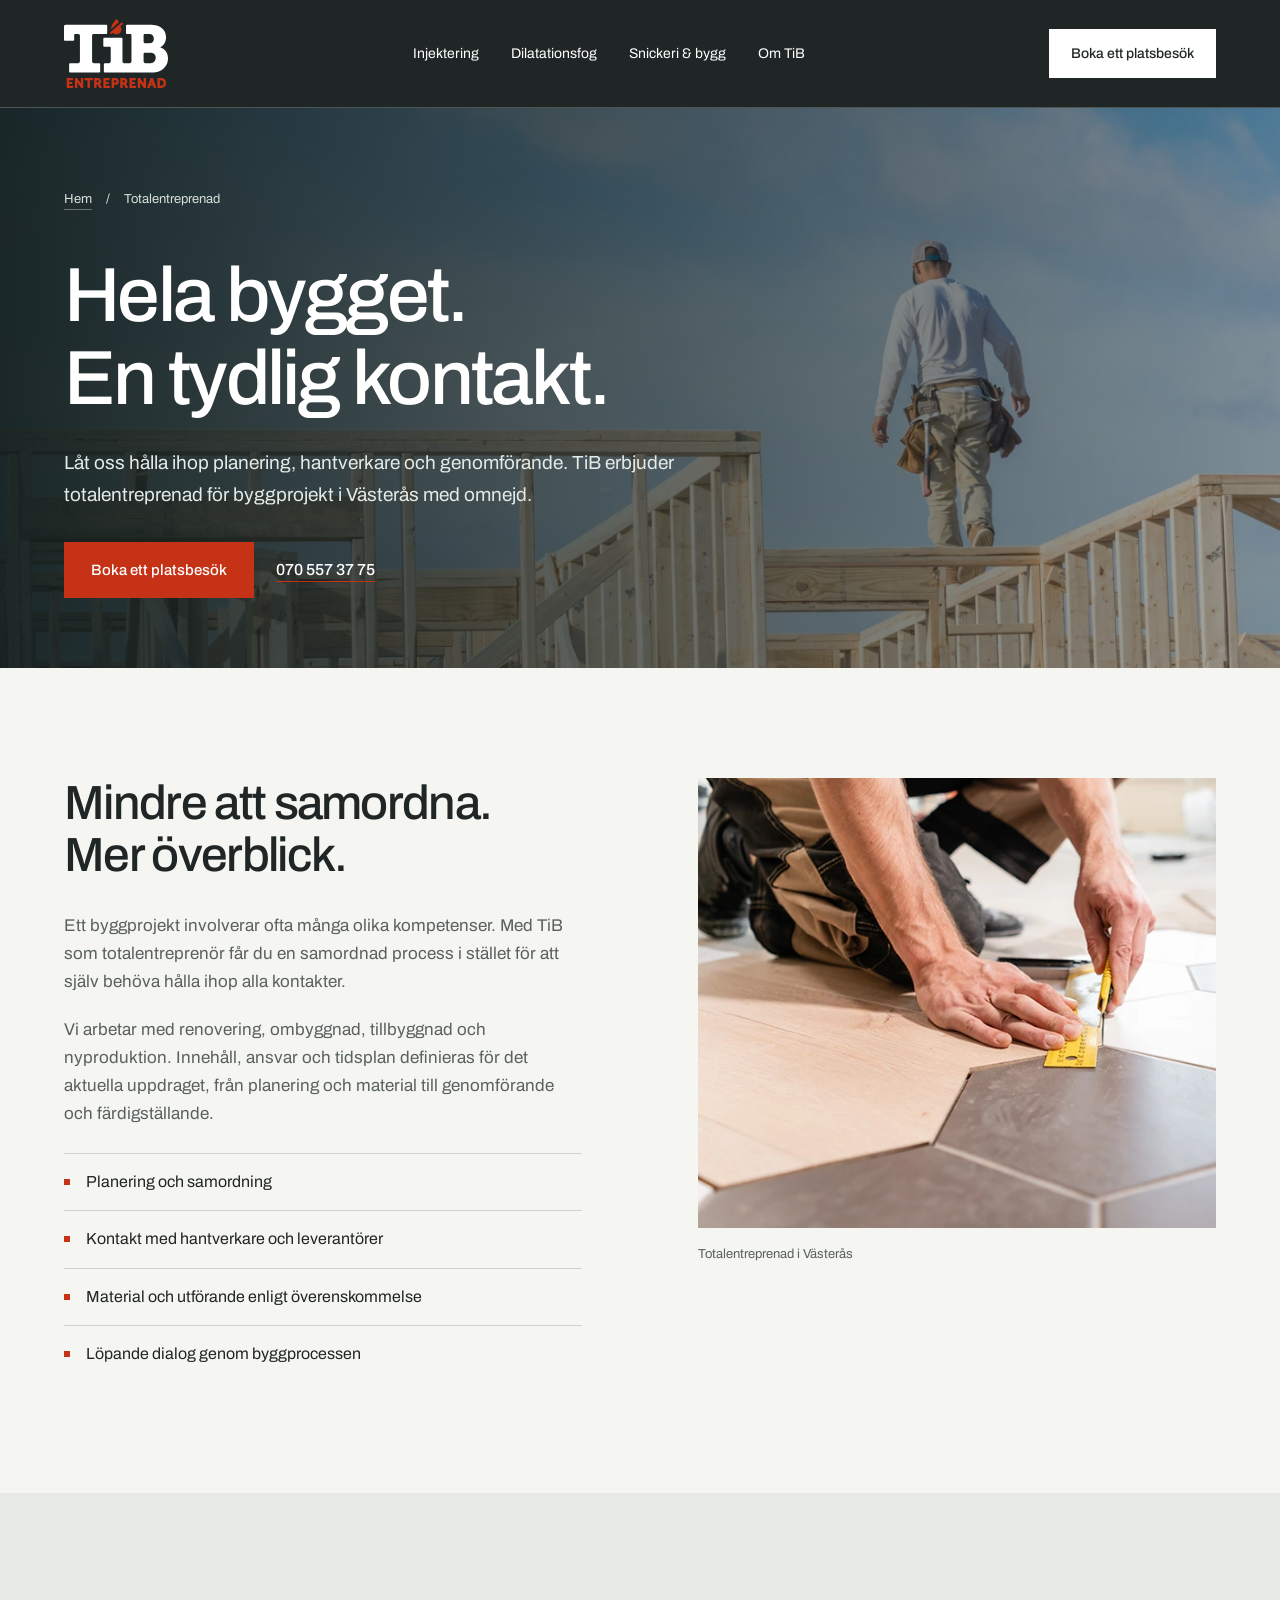
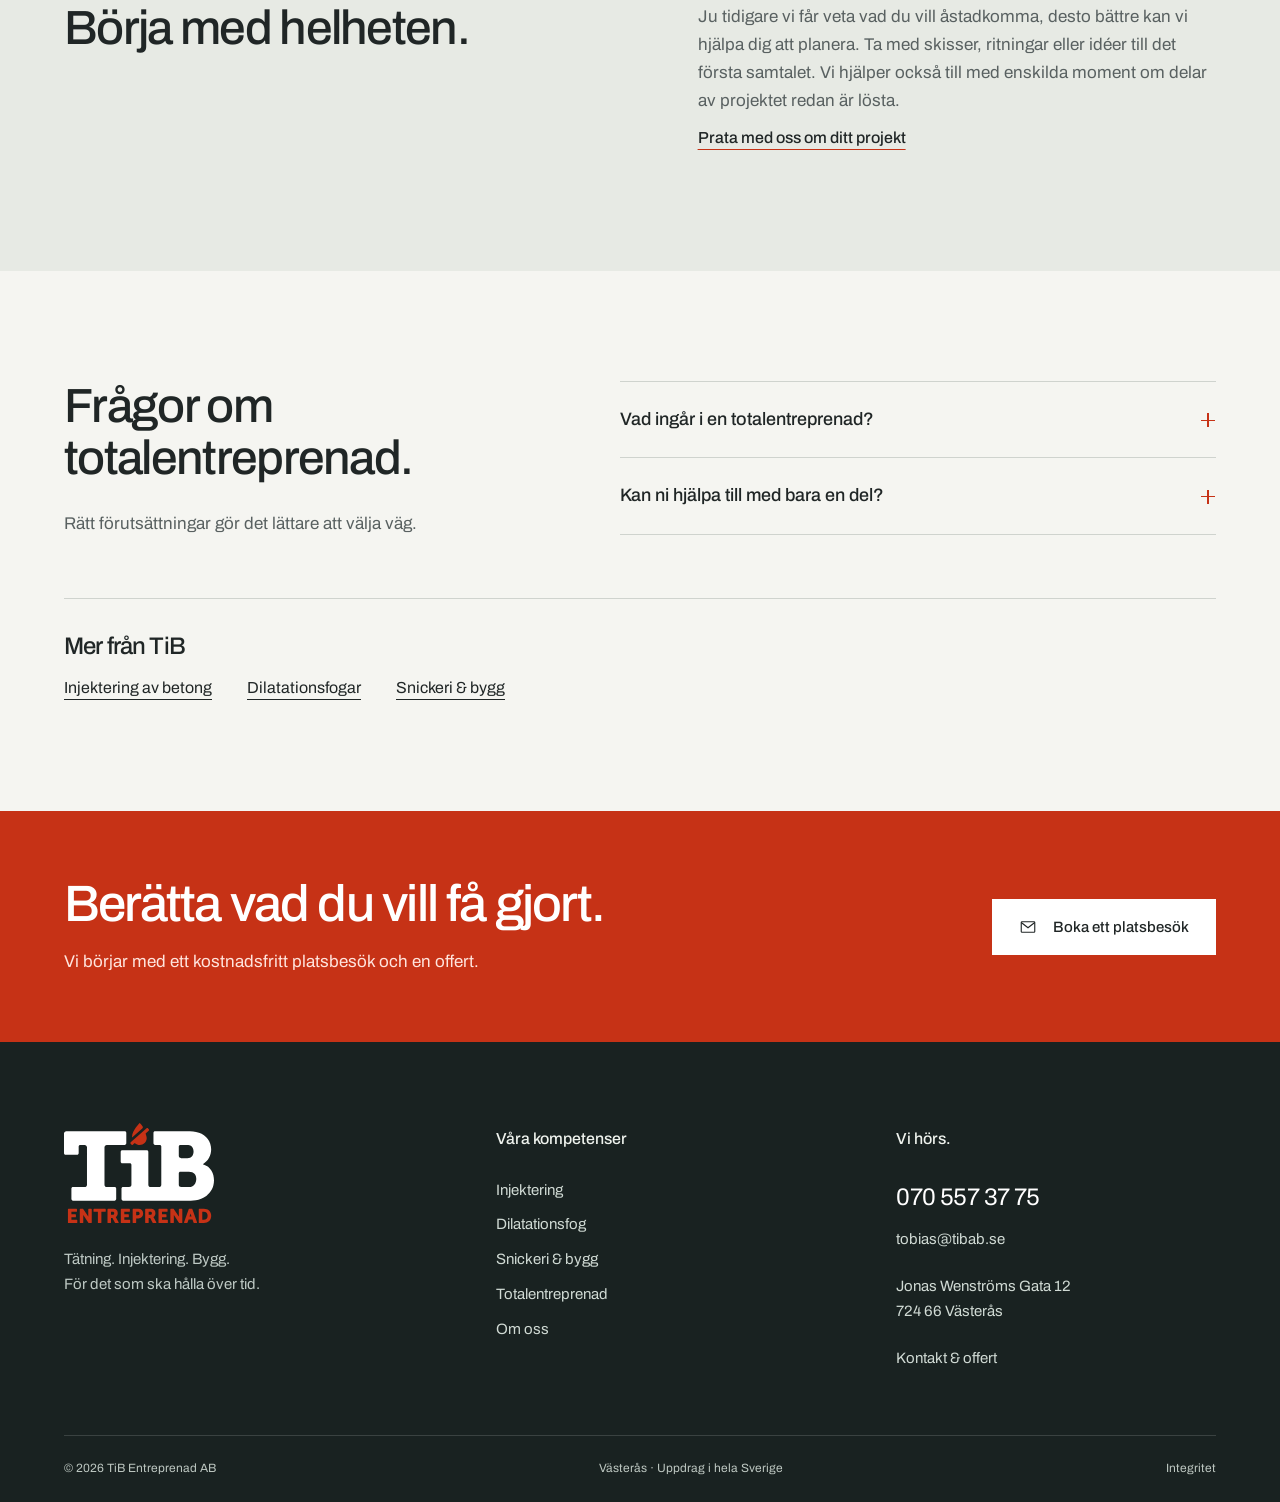
<file: snickare-vasteras/totalentreprenad-vasteras/index.html>
<!doctype html><html lang="sv"><head><meta charset="utf-8"><meta name="viewport" content="width=device-width,initial-scale=1"><title>Totalentreprenad | TiB Entreprenad, Västerås</title><meta name="description" content="Låt oss hålla ihop planering, hantverkare och genomförande. TiB erbjuder totalentreprenad för byggprojekt i Västerås med omnejd."><meta name="theme-color" content="#202626"><link rel="icon" href="../../assets/favicon.png"><link rel="canonical" href="https://tib-entreprenad-vasteras.carlzzon121.chatgpt.site/snickare-vasteras/totalentreprenad-vasteras/"><meta property="og:type" content="website"><meta property="og:locale" content="sv_SE"><meta property="og:title" content="Totalentreprenad | TiB Entreprenad, Västerås"><meta property="og:description" content="Låt oss hålla ihop planering, hantverkare och genomförande. TiB erbjuder totalentreprenad för byggprojekt i Västerås med omnejd."><meta property="og:image" content="https://tib-entreprenad-vasteras.carlzzon121.chatgpt.site/assets/byggstomme.webp"><meta property="og:url" content="https://tib-entreprenad-vasteras.carlzzon121.chatgpt.site/snickare-vasteras/totalentreprenad-vasteras/"><link rel="preload" as="font" type="font/ttf" href="../../assets/fonts/archivo-500.ttf" crossorigin><link rel="stylesheet" href="../../styles.css"><script src="../../app.js" defer></script><script type="application/ld+json">{"@context": "https://schema.org", "@type": "GeneralContractor", "name": "TiB Entreprenad AB", "url": "https://tib-entreprenad-vasteras.carlzzon121.chatgpt.site/", "image": "https://tib-entreprenad-vasteras.carlzzon121.chatgpt.site/assets/byggstomme.webp", "telephone": "+46705573775", "email": "tobias@tibab.se", "address": {"@type": "PostalAddress", "streetAddress": "Jonas Wenströms Gata 12", "postalCode": "724 66", "addressLocality": "Västerås", "addressCountry": "SE"}, "areaServed": ["Västerås", "Sverige"]}</script></head><body><a class="skip" href="#main">Till innehållet</a><header class="site-header solid"><a class="brand" href="../../index.html" aria-label="TiB Entreprenad – startsida"><img class="" src="../../assets/logo-light.svg" alt="TiB Entreprenad" loading="eager" decoding="async"></a><nav class="header-links" aria-label="Huvudmeny"><a href="../../injektering-betong/index.html" >Injektering</a><a href="../../dilatationsfog/index.html" >Dilatationsfog</a><a href="../../snickare-vasteras/index.html" >Snickeri & bygg</a><a href="../../om-oss/index.html" >Om TiB</a></nav><a class="header-cta" href="../../kontakta-oss/index.html">Boka ett platsbesök</a><button class="menu-toggle" aria-expanded="false" aria-controls="mobile-nav"><span>Meny</span><svg viewBox="0 0 24 24" fill="none" stroke="currentColor" stroke-width="1.4" aria-hidden="true"><path d="M3 8h18M3 16h18"/></svg></button></header><nav class="mobile-nav" id="mobile-nav" aria-label="Mobilmeny" hidden><a href="../../injektering-betong/index.html" >Injektering</a><a href="../../dilatationsfog/index.html" >Dilatationsfog</a><a href="../../snickare-vasteras/index.html" >Snickeri & bygg</a><a href="../../om-oss/index.html" >Om TiB</a><a href="../../kontakta-oss/index.html">Kontakta oss</a><a class="mobile-contact" href="tel:+46705573775">070 557 37 75</a></nav><main id="main"><section class="page-hero"><img class="" src="../../assets/byggstomme.webp" alt="Illustration av totalentreprenad" loading="eager" decoding="async"><div class="container page-hero-body"><nav class="breadcrumbs" aria-label="Brödsmulor"><a href="../../index.html">Hem</a><span>/</span><span>Totalentreprenad</span></nav><h1>Hela bygget.<br>En tydlig kontakt.</h1><p>Låt oss hålla ihop planering, hantverkare och genomförande. TiB erbjuder totalentreprenad för byggprojekt i Västerås med omnejd.</p><div class="actions"><a class="button" href="../../kontakta-oss/index.html?tjanst=Totalentreprenad">Boka ett platsbesök</a><a class="text-link" href="tel:+46705573775">070 557 37 75</a></div></div></section><section class="container section"><div class="content-grid"><div><h2>Mindre att samordna.<br>Mer överblick.</h2><p>Ett byggprojekt involverar ofta många olika kompetenser. Med TiB som totalentreprenör får du en samordnad process i stället för att själv behöva hålla ihop alla kontakter.</p><p>Vi arbetar med renovering, ombyggnad, tillbyggnad och nyproduktion. Innehåll, ansvar och tidsplan definieras för det aktuella uppdraget, från planering och material till genomförande och färdigställande.</p><ul class="bullet-list"><li>Planering och samordning</li><li>Kontakt med hantverkare och leverantörer</li><li>Material och utförande enligt överenskommelse</li><li>Löpande dialog genom byggprocessen</li></ul></div><figure class="detail-image"><img class="" src="../../assets/nyproduktion.webp" alt="Totalentreprenad – illustration av arbetsområdet" loading="lazy" decoding="async"><figcaption>Totalentreprenad i Västerås</figcaption></figure></div></section><section class="approach section"><div class="container content-grid"><h2>Börja med helheten.</h2><div><p>Ju tidigare vi får veta vad du vill åstadkomma, desto bättre kan vi hjälpa dig att planera. Ta med skisser, ritningar eller idéer till det första samtalet. Vi hjälper också till med enskilda moment om delar av projektet redan är lösta.</p><a class="text-link" href="../../kontakta-oss/index.html">Prata med oss om ditt projekt</a></div></div></section><section class="container section"><div class="faq-grid" style="padding-top:0;border:0"><div><h2>Frågor om<br>totalentreprenad.</h2><p>Rätt förutsättningar gör det lättare att välja väg.</p></div><div class="faq-list"><details><summary>Vad ingår i en totalentreprenad?</summary><p>Omfattningen bestäms i avtalet för ditt projekt. Vi går igenom vilka delar TiB ansvarar för, vad som behöver beställas och hur samordningen ska fungera.</p></details><details><summary>Kan ni hjälpa till med bara en del?</summary><p>Ja. Vi kan utföra enskilda moment och anpassa vårt uppdrag när andra delar redan är planerade eller upphandlade.</p></details></div></div><div class="related"><h3>Mer från TiB</h3><div class="related-links"><a href="../../injektering-betong/index.html">Injektering av betong</a><a href="../../dilatationsfog/index.html">Dilatationsfogar</a><a href="../../snickare-vasteras/index.html">Snickeri & bygg</a></div></div></section></main><section class="cta-band"><div class="container cta-inner"><div><h2>Berätta vad du vill få gjort.</h2><p>Vi börjar med ett kostnadsfritt platsbesök och en offert.</p></div><a class="button light" href="../../kontakta-oss/index.html"><svg viewBox="0 0 24 24" fill="none" stroke="currentColor" stroke-width="1.5" aria-hidden="true"><rect x="3" y="5" width="18" height="14" rx="1"/><path d="m3 6 9 7 9-7"/></svg> Boka ett platsbesök</a></div></section><footer class="site-footer"><div class="container"><div class="footer-top"><div class="footer-brand"><img class="" src="../../assets/logo-light.svg" alt="TiB Entreprenad" loading="lazy" decoding="async"><p>Tätning. Injektering. Bygg.<br>För det som ska hålla över tid.</p></div><div class="footer-column"><h2>Våra kompetenser</h2><a href="../../injektering-betong/index.html">Injektering</a><a href="../../dilatationsfog/index.html">Dilatationsfog</a><a href="../../snickare-vasteras/index.html">Snickeri & bygg</a><a href="../../snickare-vasteras/totalentreprenad-vasteras/index.html">Totalentreprenad</a><a href="../../om-oss/index.html">Om oss</a></div><div class="footer-column"><h2>Vi hörs.</h2><a class="big-contact" href="tel:+46705573775">070 557 37 75</a><a href="mailto:tobias@tibab.se">tobias@tibab.se</a><address>Jonas Wenströms Gata 12<br>724 66 Västerås</address><a href="../../kontakta-oss/index.html">Kontakt & offert</a></div></div><div class="footer-bottom"><span>© 2026 TiB Entreprenad AB</span><span>Västerås · Uppdrag i hela Sverige</span><a href="../../integritet/index.html">Integritet</a></div></div></footer></body></html>
</file>
<file: styles.css>
@font-face{font-family:Archivo;src:url('assets/fonts/archivo-400.ttf') format('truetype');font-weight:400;font-display:swap}
@font-face{font-family:Archivo;src:url('assets/fonts/archivo-500.ttf') format('truetype');font-weight:500;font-display:swap}
@font-face{font-family:Archivo;src:url('assets/fonts/archivo-600.ttf') format('truetype');font-weight:600;font-display:swap}
@font-face{font-family:Archivo;src:url('assets/fonts/archivo-700.ttf') format('truetype');font-weight:700;font-display:swap}
:root{--ink:#202626;--paper:#f5f5f1;--white:#fff;--red:#c63216;--red-dark:#a32712;--muted:#596161;--rule:#cfd3ce;--space:clamp(24px,5vw,88px);--ease:cubic-bezier(.16,1,.3,1)}
*{box-sizing:border-box}html{scroll-behavior:smooth;scroll-padding-top:105px}body{margin:0;background:var(--paper);color:var(--ink);font:400 17px/1.65 Archivo,sans-serif;-webkit-font-smoothing:antialiased}body.menu-open{overflow:hidden}::selection{background:var(--red);color:white}a{color:inherit;text-decoration-thickness:1px;text-underline-offset:6px}button,input,textarea,select{font:inherit}button,a{-webkit-tap-highlight-color:transparent}button{cursor:pointer}img{display:block;max-width:100%;object-fit:cover}button:focus-visible,a:focus-visible,summary:focus-visible,input:focus-visible,textarea:focus-visible,select:focus-visible{outline:3px solid var(--red);outline-offset:6px}input,textarea{caret-color:var(--red)}body{scrollbar-color:var(--muted) var(--paper)}h1,h2,h3,p,figure{margin:0}h1,h2,h3{font-weight:500;line-height:1.08;letter-spacing:-.035em;text-wrap:balance}h1{font-size:clamp(48px,6.5vw,96px)}h2{font-size:clamp(36px,4.1vw,62px)}h3{font-size:clamp(25px,2.5vw,36px)}p{max-width:70ch}p+p{margin-top:20px}a{text-decoration:none}a.text-link{text-decoration:underline;text-decoration-color:var(--red);font-size:16px;font-weight:500;display:inline-flex;padding:10px 0}a.text-link:hover{color:var(--red)}.container{max-width:1600px;margin-inline:auto;padding-inline:var(--space)}.section{padding-block:110px}.skip{position:fixed;left:20px;top:-80px;background:var(--red);color:white;padding:15px;z-index:100}.skip:focus{top:10px}.button{display:inline-flex;align-items:center;justify-content:center;gap:16px;min-height:56px;padding:16px 26px;background:var(--red);color:white;border:1px solid transparent;font-size:15px;font-weight:500;line-height:1.35;transition:background .2s,color .2s}.button:hover{background:var(--red-dark)}.button.light{background:white;color:var(--ink)}.button.light:hover{background:#e5e8e2}.button.line{background:transparent;border-color:currentColor}.button.line:hover{background:white;color:var(--ink)}.button svg{width:18px;height:18px;flex:none}.actions{display:flex;align-items:center;gap:22px;flex-wrap:wrap}.muted{color:var(--muted)}.small{font-size:14px}.sr-only{position:absolute;width:1px;height:1px;overflow:hidden;clip:rect(0,0,0,0);white-space:nowrap}
.site-header{height:108px;position:absolute;inset:0 0 auto;z-index:40;color:white;border-bottom:1px solid #ffffff36;display:flex;align-items:center;justify-content:space-between;gap:30px;padding:20px var(--space)}.brand img{width:104px;height:70px;object-fit:contain}.header-links{display:flex;gap:clamp(20px,2.5vw,40px);align-items:center}.header-links>a{font-size:14px;padding:12px 0;position:relative}.header-links>a:after{content:'';position:absolute;bottom:6px;left:0;width:100%;height:1px;background:var(--red);transform:scaleX(0);transform-origin:left;transition:transform .3s var(--ease)}.header-links>a:hover:after,.header-links>a[aria-current=page]:after{transform:scaleX(1)}.header-cta{background:white;color:var(--ink);padding:13px 22px;font-size:14px;font-weight:500}.header-cta:hover{background:var(--red);color:white}.menu-toggle{display:none;color:inherit;background:none;border:1px solid #ffffff65;align-items:center;gap:15px;padding:12px 15px;font-size:14px}.menu-toggle svg{width:21px;height:21px}.mobile-nav{position:fixed;inset:108px 0 0;background:var(--ink);color:white;z-index:39;padding:32px var(--space);overflow-y:auto}.mobile-nav[hidden]{display:none}.mobile-nav a{display:block;font-size:30px;line-height:1.3;padding:17px 0;border-bottom:1px solid #ffffff2b}.mobile-nav .mobile-contact{font-size:17px;margin-top:24px;color:#e5e8e2}.site-header.solid{position:relative;background:var(--ink)}
.hero{position:relative;min-height:720px;height:100svh;max-height:1280px;background:#505957;color:white;display:flex;flex-direction:column;justify-content:center;overflow:hidden}.hero-media,.hero-shade{position:absolute;inset:0}.hero-media img{width:100%;height:100%;object-position:62% 50%}.hero-shade{background:linear-gradient(90deg,rgba(12,22,23,.9),rgba(12,22,23,.53) 50%,rgba(12,22,23,.12)),linear-gradient(0deg,rgba(12,22,23,.78),transparent 50%)}.hero-body{position:relative;width:100%;padding-top:145px;padding-bottom:175px}.hero h1{max-width:850px;line-height:.99;letter-spacing:-.035em}.hero h1 span{display:block;color:#d3d9d3}.hero-copy{margin-top:30px;max-width:470px;color:#e6eae6;font-size:18px;line-height:1.55}.hero .actions{margin-top:34px}.hero-foot{position:absolute;bottom:0;left:0;right:0;padding-bottom:25px}.hero-caption{display:flex;justify-content:space-between;gap:20px;color:#e0e7e3;font-size:13px;line-height:1.4;padding-bottom:20px}.hero-caption span:first-child{display:flex;align-items:center;gap:10px}.status-mark{width:7px;height:7px;background:#e1e9e0;display:inline-block;border-radius:50%}.hero-services{display:grid;grid-template-columns:repeat(3,1fr);border-top:1px solid #ffffff50}.hero-services a{display:flex;justify-content:space-between;align-items:center;padding:18px 0 0;font-size:18px}.hero-services a:not(:first-child){padding-left:30px}.hero-services a:not(:last-child){padding-right:30px}.hero-services b{font-size:12px;letter-spacing:.02em;font-weight:400;color:#ced6d0}.hero-services a:hover{color:#f79b83}.hero-cross{position:absolute;right:var(--space);top:40%;width:105px;height:105px;opacity:.8}.hero-cross:before,.hero-cross:after{content:'';position:absolute;background:#fff8}.hero-cross:before{width:100%;height:1px;top:50%}.hero-cross:after{height:100%;width:1px;left:50%}.hero-cross i{position:absolute;inset:36px;border:1px solid #ffffff9c;border-radius:50%}
.partner-strip{background:white;padding:32px 0 38px;border-bottom:1px solid var(--rule)}.partner-inner p{font-size:14px;line-height:1.6;color:var(--muted);text-align:center;margin-bottom:24px}.logos{list-style:none;padding:0;margin:0;display:grid;grid-template-columns:repeat(6,minmax(0,1fr));border-top:1px solid var(--rule);border-left:1px solid var(--rule)}.partner-logo{min-width:0;height:104px;display:flex;align-items:center;justify-content:center;padding:18px;border-right:1px solid var(--rule);border-bottom:1px solid var(--rule)}.partner-logo img{width:126px;max-width:100%;height:54px;object-fit:contain;filter:grayscale(1);opacity:.85}.partner-logo.compact img{width:96px;height:66px}.partner-logo.wide img{width:144px}.intro{display:grid;grid-template-columns:1.1fr 1fr;gap:10%;align-items:end;padding-bottom:64px}.intro p{max-width:520px;color:var(--muted)}.intro .text-link{margin-top:18px}.service-list{border-top:1px solid var(--rule)}.service-row{display:grid;grid-template-columns:1fr 1.15fr;align-items:stretch;border-bottom:1px solid var(--rule);padding:36px 0;gap:7%}.service-row:nth-child(even){grid-template-columns:1.15fr 1fr}.service-row:nth-child(even) .service-image{order:2}.service-image{overflow:hidden;background:#d9ded7}.service-image img{width:100%;height:330px;transition:transform .7s var(--ease)}.service-row:hover .service-image img{transform:scale(1.025)}.service-info{padding:23px 0;display:flex;align-items:flex-start;flex-direction:column;justify-content:center}.service-info h3{font-size:42px;margin-bottom:22px}.service-info p{color:var(--muted);max-width:45ch}.service-info .text-link{margin-top:26px}.service-facts{display:flex;flex-wrap:wrap;gap:18px;color:var(--muted);font-size:13px;padding-top:26px;margin-top:25px;border-top:1px solid var(--rule);width:100%}.service-facts span+span:before{content:'/';margin-right:18px;color:#9baba3}
.precision{background:var(--ink);color:white;padding-block:100px}.precision-grid{display:grid;grid-template-columns:1fr 1.05fr;align-items:center;gap:8%}.precision p{color:#c6cfcb}.precision h2{margin-bottom:26px}.precision .text-link{color:white;margin-top:24px}.diagram{padding:22px 0 0;min-width:0}.diagram-caption{display:flex;justify-content:space-between;gap:20px;font-size:12px;color:#c6cfcb;border-bottom:1px solid #ffffff35;padding-bottom:15px}.diagram svg{width:100%;display:block;margin-top:26px;overflow:visible}.diagram .concrete{fill:#344140;stroke:#657775;stroke-width:1}.diagram .crack{fill:none;stroke:#b9c6bd;stroke-width:3;stroke-linejoin:round}.diagram .resin{fill:none;stroke:#f06340;stroke-width:8;stroke-linejoin:round;stroke-dasharray:650;stroke-dashoffset:650;transition:stroke-dashoffset 1.4s var(--ease)}.diagram[data-step='1'] .resin,.diagram[data-step='2'] .resin{stroke-dashoffset:0}.diagram .seal{stroke:#f06340;stroke-width:6;opacity:0;transition:opacity .4s}.diagram[data-step='2'] .seal{opacity:1}.diagram .flow{stroke:#adc6ce;stroke-width:1.5;stroke-dasharray:5 8;animation:flow 2s linear infinite}.diagram[data-step='1'] .flow,.diagram[data-step='2'] .flow{opacity:0}.diagram text{font:14px Archivo,sans-serif;fill:#c6cfcb}.diagram .measure{stroke:#7d9590;stroke-width:1;fill:none}.diagram-controls{display:flex;gap:0;margin-top:22px}.diagram-controls button{color:#c6cfcb;border:0;border-bottom:1px solid #ffffff40;background:none;flex:1;padding:14px 6px;font-size:14px;text-align:left}.diagram-controls button[aria-pressed=true]{color:white;border-bottom:2px solid #ef7555}.diagram-description{font-size:14px;min-height:66px;padding-top:18px;max-width:60ch}@keyframes flow{to{stroke-dashoffset:-26}}
.build-feature{display:grid;grid-template-columns:1.05fr 1fr;gap:8%;align-items:center}.build-feature .feature-img{height:620px;position:relative}.feature-img img{height:100%;width:100%}.feature-img figcaption{position:absolute;bottom:0;left:0;right:0;color:white;background:#202626e8;padding:20px 26px;font-size:14px;display:flex;justify-content:space-between;gap:20px}.build-feature h2{margin-bottom:28px}.build-feature p{color:var(--muted)}.inline-list{list-style:none;padding:0;margin:28px 0;display:grid;grid-template-columns:1fr 1fr;gap:0 28px}.inline-list li{border-top:1px solid var(--rule)}.inline-list a{font-size:15px;display:block;padding:14px 0}.inline-list a:hover{color:var(--red)}
.approach{background:#e7eae4}.section-head{display:flex;justify-content:space-between;align-items:end;gap:50px;margin-bottom:60px}.section-head p{max-width:430px;color:var(--muted)}.steps{display:grid;grid-template-columns:repeat(3,1fr);gap:6%}.step{border-top:1px solid #a9b1a9;padding-top:23px}.step .number{display:block;font-size:14px;color:var(--red);margin-bottom:38px;font-variant-numeric:tabular-nums}.step h3{font-size:26px;margin-bottom:20px}.step p{font-size:16px;color:var(--muted)}
.about-summary{display:grid;grid-template-columns:1fr 1fr;gap:10%;align-items:center}.about-summary .about-image{height:420px;object-fit:cover;width:100%}.about-summary h2{margin-bottom:28px}.about-summary p{color:var(--muted)}.about-summary .text-link{margin-top:18px}.about-meta{border-top:1px solid var(--rule);margin-top:35px;padding-top:20px;font-size:14px;display:flex;justify-content:space-between;gap:18px}.about-meta strong{font-weight:500}
.faq-grid{display:grid;grid-template-columns:.85fr 1.15fr;gap:10%;border-top:1px solid var(--rule);padding-top:70px}.faq-grid h2{font-size:48px}.faq-grid>div>p{color:var(--muted);margin-top:25px}.faq-list{border-top:1px solid var(--rule)}details{border-bottom:1px solid var(--rule)}summary{display:flex;align-items:center;justify-content:space-between;gap:25px;cursor:pointer;list-style:none;padding:25px 0;font-size:18px;line-height:1.4;font-weight:500}summary::-webkit-details-marker{display:none}summary:after{content:'';flex:none}details p{font-size:16px;color:var(--muted);padding-bottom:28px;max-width:65ch}.cta-band{background:var(--red);color:white;padding-block:66px}.cta-inner{display:flex;justify-content:space-between;align-items:center;gap:50px}.cta-inner h2{font-size:clamp(35px,4vw,57px);max-width:700px}.cta-inner p{margin-top:16px;color:#ffe5de}.site-footer{background:#192221;color:#eef2ed;padding-top:80px}.footer-top{display:grid;grid-template-columns:1.1fr 1fr 1fr;gap:7%;padding-bottom:60px}.footer-brand img{width:150px;height:101px;object-fit:contain}.footer-brand p{font-size:15px;color:#bec9c4;margin-top:24px;max-width:300px}.footer-column h2{font-size:16px;letter-spacing:0;font-weight:500;margin:8px 0 25px}.footer-column>a{display:block;color:#d0dad4;font-size:15px;padding:5px 0}.footer-column>a:hover{color:white;text-decoration:underline}.footer-column address{font-style:normal;color:#d0dad4;font-size:15px;margin:17px 0}.footer-column .big-contact{color:white;font-size:24px;letter-spacing:-.025em}.footer-bottom{border-top:1px solid #ffffff25;display:flex;justify-content:space-between;gap:20px;color:#bdc7c1;font-size:12px;padding:23px 0}
.page-hero{position:relative;background:var(--ink);color:white;min-height:560px;display:flex;align-items:flex-end;overflow:hidden}.page-hero>img{position:absolute;inset:0;width:100%;height:100%;object-position:center}.page-hero:after{content:'';position:absolute;inset:0;background:linear-gradient(90deg,#101c1cee,#101c1c55)}.page-hero-body{position:relative;z-index:1;width:100%;padding-block:70px}.breadcrumbs{display:flex;gap:14px;align-items:center;flex-wrap:wrap;font-size:13px;color:#d8e0db;margin-bottom:45px}.breadcrumbs a{text-decoration:underline;text-decoration-color:#ffffff55}.page-hero h1{font-size:clamp(44px,6vw,80px);max-width:980px}.page-hero p{font-size:19px;color:#e4eae6;max-width:630px;margin-top:26px}.page-hero .actions{margin-top:32px}.content-grid{display:grid;grid-template-columns:1fr 1fr;gap:10%;align-items:start}.content-grid h2{margin-bottom:30px;font-size:48px}.content-grid p{color:var(--muted)}.bullet-list{list-style:none;padding:0;margin:25px 0 0}.bullet-list li{border-top:1px solid var(--rule);padding:15px 0;font-size:16px;display:flex;gap:16px}.bullet-list li:before{content:'';width:6px;height:6px;background:var(--red);flex:none;margin-top:10px}.detail-image img{height:450px;width:100%}.detail-image figcaption{font-size:13px;color:var(--muted);margin-top:16px}.related{margin-top:60px;border-top:1px solid var(--rule);padding-top:35px}.related h3{font-size:24px;margin-bottom:15px}.related-links{display:flex;gap:18px 35px;flex-wrap:wrap}.related-links a{text-decoration:underline;font-size:16px}.page-intro{font-size:21px;line-height:1.6}.timeline{margin-top:60px}.timeline-row{display:grid;grid-template-columns:160px 1fr;gap:5%;border-top:1px solid var(--rule);padding:32px 0}.timeline-row .year{font-size:40px;letter-spacing:-.03em;color:var(--red)}.timeline-row h3{font-size:26px;margin-bottom:14px}.timeline-row p{color:var(--muted);max-width:70ch}.contact-layout{display:grid;grid-template-columns:.8fr 1.2fr;gap:12%}.contact-layout h1{font-size:72px;max-width:700px;margin-bottom:28px}.contact-layout h2{font-size:35px;margin-bottom:28px}.contact-info{border-top:1px solid var(--rule);padding-top:30px;margin-top:35px}.contact-info a{display:block;font-size:25px;margin-bottom:10px}.contact-info p{font-size:16px;color:var(--muted);margin-top:28px}.quote-form{background:white;padding:40px}.form-row{display:grid;grid-template-columns:1fr 1fr;gap:22px}.field{display:flex;flex-direction:column;gap:8px;margin-bottom:22px;min-width:0}.field label{font-size:14px;font-weight:500}.field input,.field textarea,.field select{width:100%;border:1px solid #9ca89e;border-radius:0;background:white;color:var(--ink);padding:13px;font-size:16px;min-height:50px}.field textarea{min-height:140px;resize:vertical}.field input::placeholder,.field textarea::placeholder{color:#647166}.quote-form .button{width:100%}.form-note,.form-status{font-size:13px;line-height:1.6;color:var(--muted);margin-top:18px}.form-status:not(:empty){background:var(--paper);padding:15px}.contact-detail{padding:25px 0;border-top:1px solid var(--rule);margin-top:35px}.contact-detail h2{font-size:22px;margin-bottom:12px}.contact-detail p{font-size:16px}.legal{max-width:900px}.legal h1{font-size:60px;margin-bottom:40px}.legal h2{font-size:28px;margin:40px 0 18px}
@media(min-width:1600px){.hero-media img{object-position:center}.hero-body{padding-bottom:160px}}
@media(max-width:1100px){.header-links{gap:22px}.header-links>a{font-size:13px}.header-cta{display:none}.hero h1{font-size:80px}.hero-cross{display:none}.logos{grid-template-columns:repeat(3,minmax(0,1fr))}.service-info h3{font-size:35px}.service-image img{height:300px}.section{padding-block:80px}.build-feature .feature-img{height:560px}.contact-layout{gap:6%}.contact-layout h1{font-size:60px}.quote-form{padding:28px}}
@media(max-height:780px) and (min-width:761px){.hero{min-height:660px}.hero-body{padding-top:140px;padding-bottom:165px}.hero h1{font-size:clamp(60px,6vw,85px)}.hero-copy{margin-top:22px;font-size:17px}.hero .actions{margin-top:25px}.hero-caption{padding-bottom:15px}.hero-foot{padding-bottom:18px}}
@media(max-width:760px){:root{--space:24px}body{font-size:16px}html{scroll-padding-top:90px}.site-header{height:88px;padding-block:14px}.brand img{width:84px;height:57px}.header-links,.header-cta{display:none}.menu-toggle{display:flex}.mobile-nav{top:88px}.hero{min-height:740px;max-height:none;height:100svh}.hero-body{padding-top:135px;padding-bottom:225px}.hero h1{font-size:clamp(46px,10vw,70px);max-width:600px;line-height:1.03}.hero-copy{font-size:16px;max-width:390px;margin-top:25px}.hero .actions{margin-top:28px;gap:20px}.hero .button{padding-inline:19px}.hero .text-link{font-size:14px}.hero-media img{object-position:58% center}.hero-shade{background:linear-gradient(90deg,#132322ec,#13232282),linear-gradient(0deg,#132322fa,transparent 85%)}.hero-caption{font-size:12px;padding-bottom:15px;gap:18px}.hero-caption span:last-child{text-align:right;max-width:125px}.hero-services a{display:block;font-size:15px;padding:15px 12px 0!important;line-height:1.5}.hero-services a:first-child{padding-left:0!important}.hero-services a:last-child{padding-right:0!important}.hero-services b{display:block;font-size:11px;margin-top:5px}.hero-foot{padding-bottom:23px}.partner-strip{padding:28px 0}.partner-inner p{font-size:14px;margin-bottom:22px;max-width:30ch;margin-inline:auto}.logos{grid-template-columns:repeat(2,minmax(0,1fr))}.partner-logo{height:104px;padding:16px}.section{padding-block:65px}.intro{display:block;padding-bottom:40px}.intro h2{font-size:39px;margin-bottom:25px}.intro p{font-size:16px}.service-row,.service-row:nth-child(even){grid-template-columns:1fr;gap:0;padding:25px 0}.service-row:nth-child(even) .service-image{order:0}.service-image img{height:260px}.service-info{padding:26px 0 6px}.service-info h3{font-size:32px;margin-bottom:18px}.service-info p{font-size:16px}.service-info .text-link{margin-top:14px}.service-facts{padding-top:18px;margin-top:15px;gap:12px;font-size:12px}.service-facts span+span:before{margin-right:12px}.precision{padding-block:65px}.precision-grid{grid-template-columns:1fr;gap:40px}.precision h2{font-size:40px}.diagram{padding-top:0}.diagram-controls button{font-size:13px}.diagram-description{min-height:95px}.build-feature{grid-template-columns:1fr;gap:36px}.build-feature .feature-img{height:440px}.build-feature h2{font-size:40px}.feature-img figcaption{font-size:12px;padding:17px 20px}.inline-list{column-gap:22px}.inline-list a{font-size:14px}.section-head{display:block;margin-bottom:36px}.section-head h2{font-size:40px;margin-bottom:24px}.steps{grid-template-columns:1fr;gap:30px}.step{display:grid;grid-template-columns:34px 1fr;column-gap:12px;padding-top:22px}.step .number{grid-row:span 2;margin:4px 0 0}.step h3{font-size:25px;margin-bottom:13px}.about-summary{grid-template-columns:1fr;gap:36px}.about-summary .about-image{height:300px}.about-summary h2{font-size:39px}.about-meta{font-size:13px}.faq-grid{grid-template-columns:1fr;gap:32px;padding-top:45px}.faq-grid h2{font-size:38px}.faq-grid>div>p{margin-top:18px}summary{font-size:17px;padding:23px 0}.cta-inner{display:block}.cta-inner .button{margin-top:30px}.cta-band{padding-block:50px}.footer-top{grid-template-columns:1fr 1fr;gap:40px 30px;padding-bottom:40px}.footer-brand{grid-column:span 2;display:flex;gap:35px;align-items:center}.footer-brand img{width:105px;height:70px}.footer-brand p{margin:0;font-size:13px}.footer-column .big-contact{font-size:18px}.footer-column>a,.footer-column address{font-size:14px;overflow-wrap:anywhere}.footer-column h2{font-size:15px}.footer-bottom{font-size:11px;flex-wrap:wrap;gap:12px}.site-footer{padding-top:50px}.page-hero{min-height:480px}.page-hero-body{padding-block:50px}.page-hero h1{font-size:46px;overflow-wrap:anywhere}.page-hero p{font-size:17px}.breadcrumbs{font-size:12px;margin-bottom:30px}.content-grid{grid-template-columns:1fr;gap:40px}.content-grid h2{font-size:36px}.content-grid p{font-size:16px}.detail-image img{height:340px}.related{margin-top:40px}.related-links{gap:15px}.timeline-row{grid-template-columns:80px 1fr;gap:22px}.timeline-row .year{font-size:30px}.timeline-row h3{font-size:22px}.timeline-row p{font-size:15px}.contact-layout{grid-template-columns:1fr;gap:40px}.contact-layout h1{font-size:48px}.contact-layout h2{font-size:30px}.quote-form{padding:26px 22px;margin-inline:-8px}.form-row{grid-template-columns:1fr;gap:0}.contact-info a{font-size:24px}.legal h1{font-size:43px}}
.site-header:not(.solid){background:rgba(14,27,27,.65)}
summary{position:relative;padding-right:34px}
summary:after{content:'';position:absolute;right:1px;top:50%;width:14px;height:1.5px;background:var(--red)}
summary:before{content:'';position:absolute;right:7.25px;top:calc(50% - 6.25px);width:1.5px;height:14px;background:var(--red);transition:transform .2s var(--ease)}
details[open] summary:after{content:''}
details[open] summary:before{transform:scaleY(0)}

/* Source-attributed customer feedback. */
.customer-reviews{background:white;border-block:1px solid var(--rule);margin-bottom:100px}.review-layout{display:grid;grid-template-columns:1fr 1.1fr;gap:10%;align-items:center}.review-summary h2{margin-bottom:30px}.review-rating>strong{display:block;font-size:38px;font-weight:500;letter-spacing:-.025em;line-height:1.2}.review-rating>strong span{font-size:18px;font-weight:400;color:var(--muted);letter-spacing:0}.review-stars{display:flex;gap:5px;margin-block:14px}.review-stars span{display:block;width:20px;height:20px}.review-stars svg{width:100%;height:100%;stroke:var(--red);stroke-width:1.3;fill:var(--red)}.review-stars .empty svg{fill:none}.review-rating p{font-size:16px;color:var(--muted);max-width:30ch}.review-rating a,.customer-quote a{text-decoration:underline;text-underline-offset:4px}.review-summary>.text-link{margin-top:22px;font-size:15px}.review-summary .review-date{margin-top:16px;font-size:12px;color:var(--muted)}.customer-quote{margin:0;padding:36px 0;border-block:1px solid var(--rule)}.quote-mark{display:block;width:44px;height:33px;color:var(--red);margin-bottom:25px}.customer-quote blockquote{margin:0}.customer-quote blockquote p{font-size:clamp(27px,2.7vw,40px);line-height:1.35;letter-spacing:-.025em;font-weight:400;max-width:23ch}.customer-quote figcaption{display:flex;flex-direction:column;gap:8px;margin-top:32px}.customer-quote figcaption strong{font-size:17px;font-weight:500}.customer-quote figcaption span{font-size:14px;color:var(--muted)}.review-invite{display:flex;align-items:center;justify-content:space-between;gap:40px;border-top:1px solid var(--rule);margin-top:64px;padding-top:32px}.review-invite h3{font-size:22px;margin-bottom:10px}.review-invite p{font-size:15px;color:var(--muted);max-width:50ch}.google-review-link{display:flex;align-items:center;justify-content:center;gap:20px;padding:18px 22px;border:1px solid var(--rule);min-height:64px;flex-shrink:0;transition:background .2s,color .2s}.google-review-link img{width:74px;height:24px;object-fit:contain}.google-review-link>span{font-size:14px;font-weight:500}.google-review-link:hover{background:var(--paper);color:var(--red)}
@media(max-width:900px){.review-invite{align-items:flex-start;flex-direction:column;gap:24px}}
@media(max-width:760px){.customer-reviews{margin-bottom:65px}.review-layout{grid-template-columns:1fr;gap:32px}.review-summary h2{font-size:40px;margin-bottom:24px}.review-rating>strong{font-size:32px}.review-rating p{max-width:none}.customer-quote{padding-block:30px}.customer-quote blockquote p{font-size:29px}.review-invite{margin-top:36px;padding-top:0;border:0}.google-review-link{width:100%;padding:18px 14px;gap:16px}.google-review-link>span{font-size:14px}.google-review-link img{width:64px;height:auto}}

@media(prefers-reduced-motion:reduce){html{scroll-behavior:auto}*,*:before,*:after{animation:none!important;transition:none!important}}
</file>
